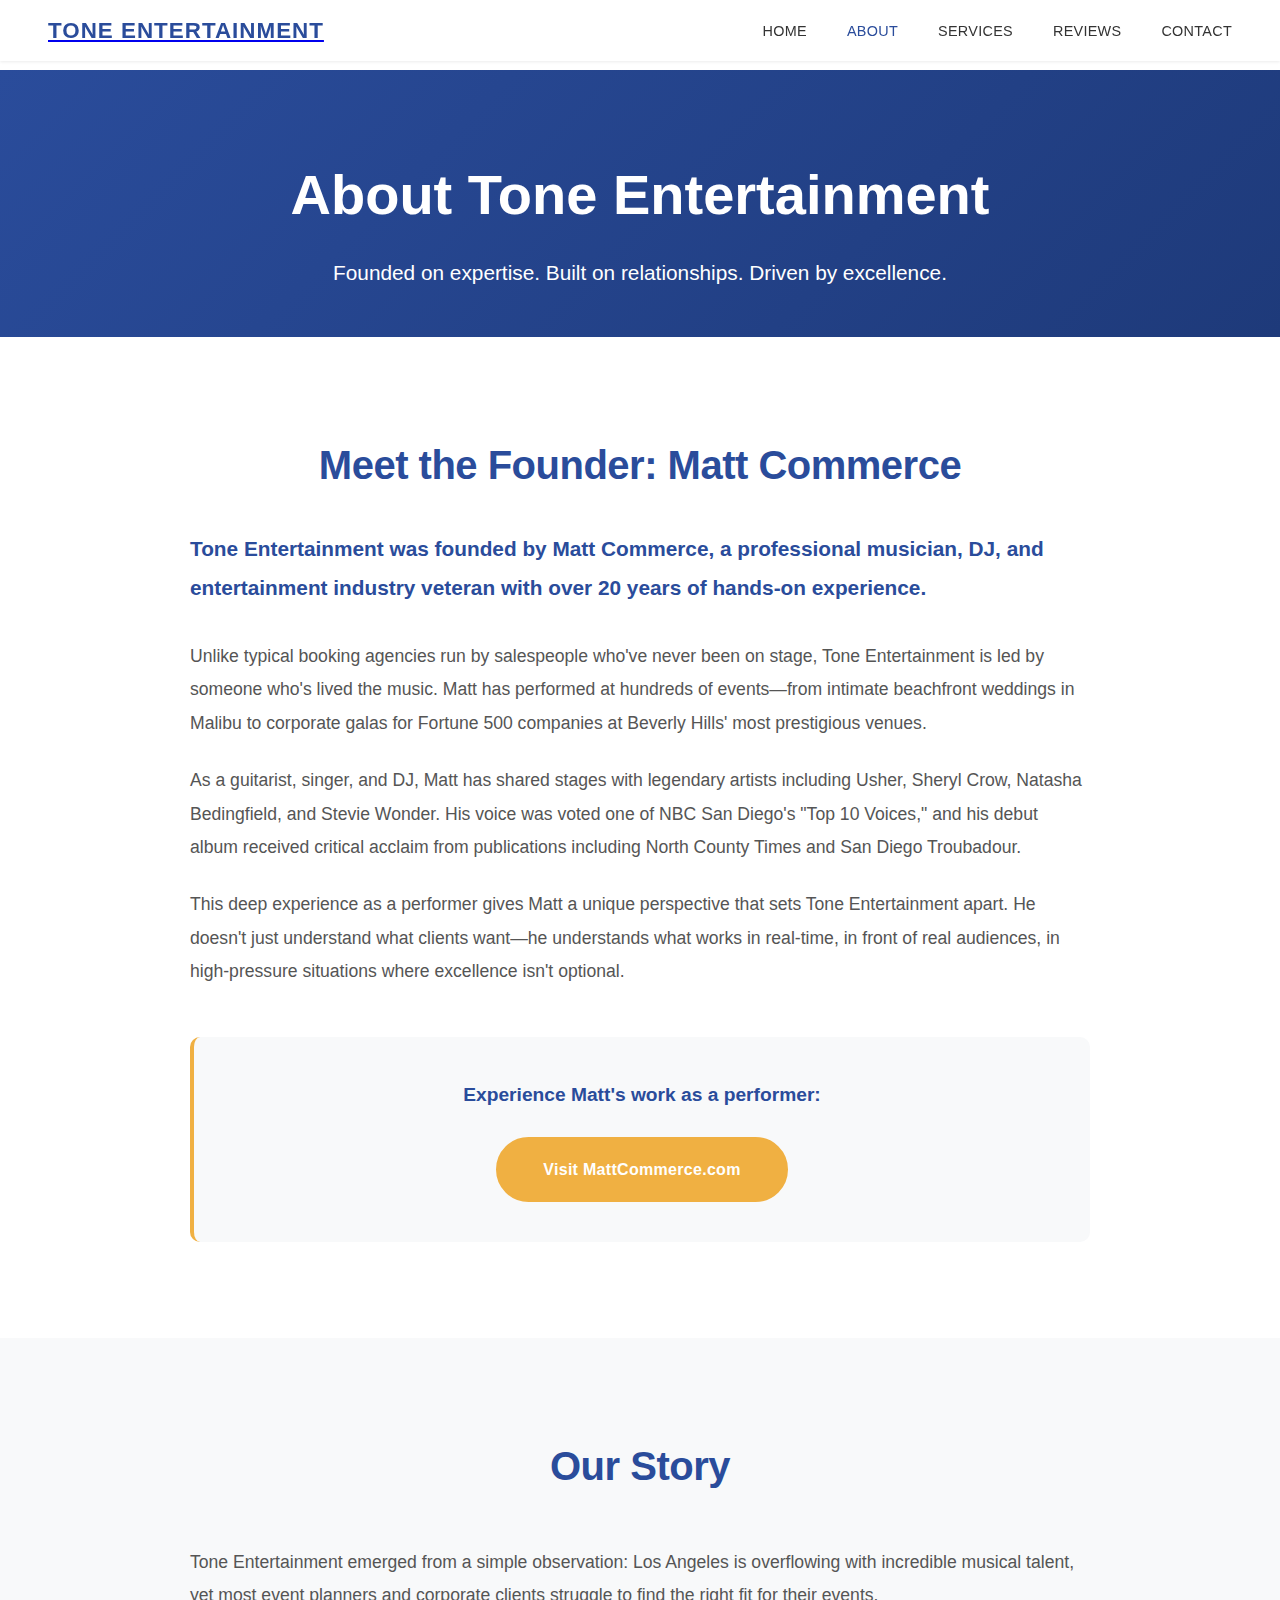
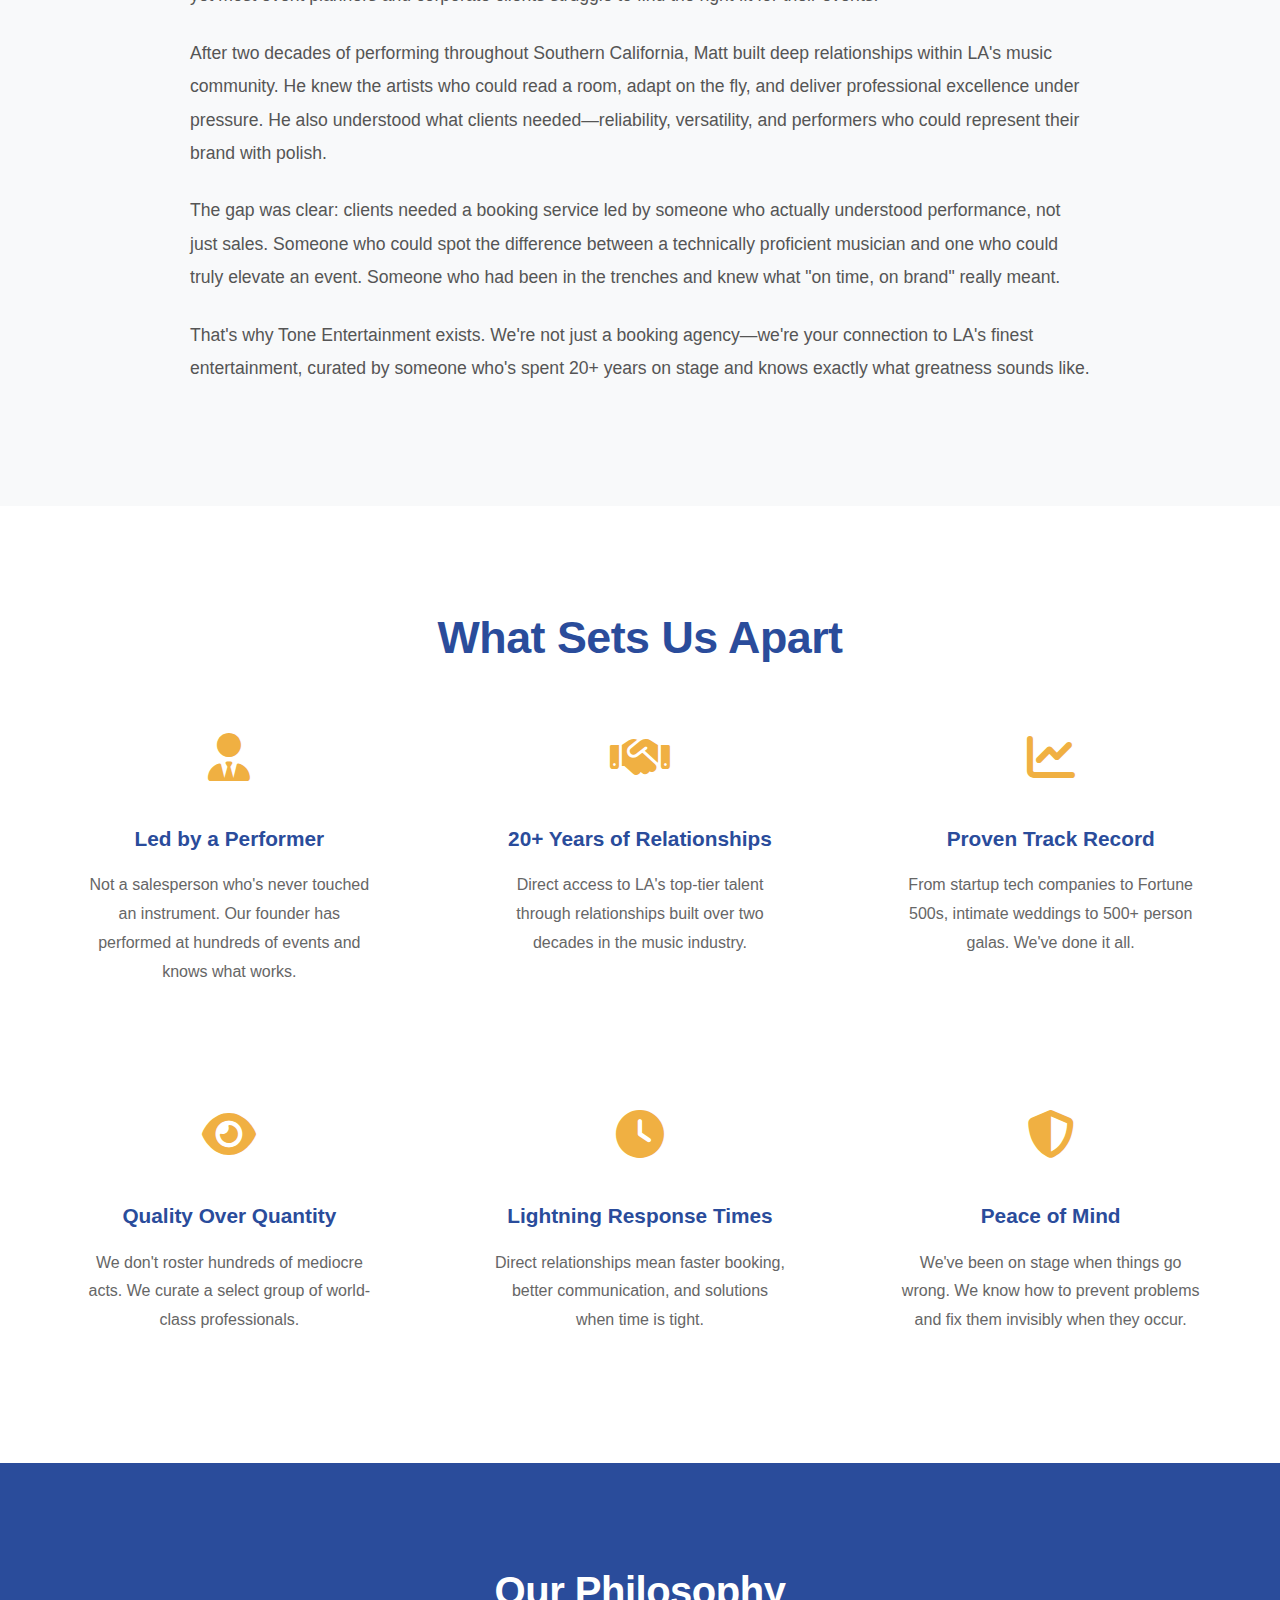
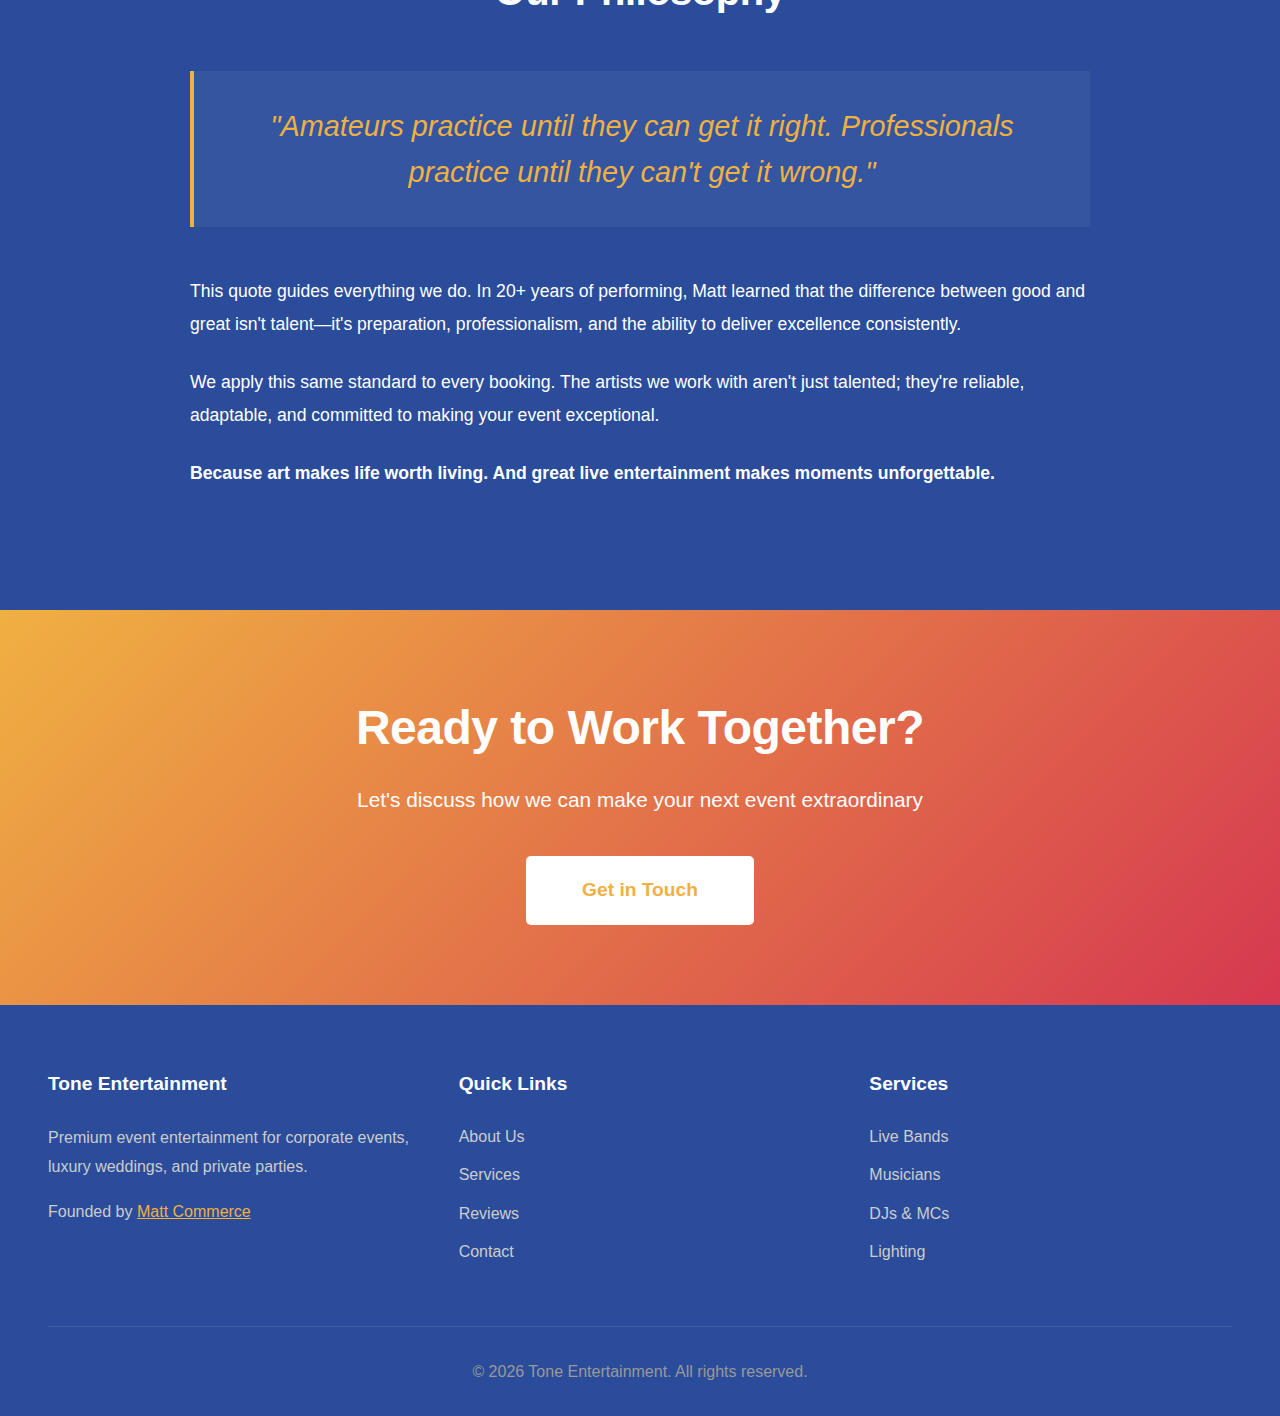
<file: about.html>
<!DOCTYPE html>
<html lang="en">
<head>
    <meta charset="UTF-8">
    <meta name="viewport" content="width=device-width, initial-scale=1.0">
    <title>About Tone Entertainment - Founded by Matt Commerce</title>
    <meta name="description" content="Learn about Tone Entertainment, founded by professional musician Matt Commerce. 20+ years of experience booking premium entertainment for corporate events and luxury weddings in Los Angeles.">
    <link rel="stylesheet" href="styles.css">
    <link rel="stylesheet" href="https://cdnjs.cloudflare.com/ajax/libs/font-awesome/6.4.0/css/all.min.css">
</head>
<body>
    <header>
        <nav>
            <a href="index.html" class="logo">
                <span class="logo-text">TONE ENTERTAINMENT</span>
            </a>
            <ul class="nav-links">
                <li><a href="index.html">HOME</a></li>
                <li><a href="about.html" class="active">ABOUT</a></li>
                <li><a href="services.html">SERVICES</a></li>
                <li><a href="reviews.html">REVIEWS</a></li>
                <li><a href="contact.html">CONTACT</a></li>
            </ul>
            <button class="mobile-menu-btn">☰</button>
        </nav>
    </header>

    <section class="page-header">
        <h1>About Tone Entertainment</h1>
        <p class="page-subtitle">Founded on expertise. Built on relationships. Driven by excellence.</p>
    </section>

    <!-- Founder Story -->
    <section class="about-founder">
        <div class="about-content">
            <div class="about-text">
                <h2>Meet the Founder: Matt Commerce</h2>
                <p class="lead">Tone Entertainment was founded by Matt Commerce, a professional musician, DJ, and entertainment industry veteran with over 20 years of hands-on experience.</p>
                
                <p>Unlike typical booking agencies run by salespeople who've never been on stage, Tone Entertainment is led by someone who's lived the music. Matt has performed at hundreds of events—from intimate beachfront weddings in Malibu to corporate galas for Fortune 500 companies at Beverly Hills' most prestigious venues.</p>
                
                <p>As a guitarist, singer, and DJ, Matt has shared stages with legendary artists including Usher, Sheryl Crow, Natasha Bedingfield, and Stevie Wonder. His voice was voted one of NBC San Diego's "Top 10 Voices," and his debut album received critical acclaim from publications including North County Times and San Diego Troubadour.</p>
                
                <p>This deep experience as a performer gives Matt a unique perspective that sets Tone Entertainment apart. He doesn't just understand what clients want—he understands what works in real-time, in front of real audiences, in high-pressure situations where excellence isn't optional.</p>
                
                <div class="founder-cta-box">
                    <p><strong>Experience Matt's work as a performer:</strong></p>
                    <a href="https://mattcommerce.com" target="_blank" class="btn-primary">Visit MattCommerce.com</a>
                </div>
            </div>
        </div>
    </section>

    <!-- Our Story -->
    <section class="our-story">
        <div class="story-content">
            <h2>Our Story</h2>
            <div class="story-text">
                <p>Tone Entertainment emerged from a simple observation: Los Angeles is overflowing with incredible musical talent, yet most event planners and corporate clients struggle to find the right fit for their events.</p>
                
                <p>After two decades of performing throughout Southern California, Matt built deep relationships within LA's music community. He knew the artists who could read a room, adapt on the fly, and deliver professional excellence under pressure. He also understood what clients needed—reliability, versatility, and performers who could represent their brand with polish.</p>
                
                <p>The gap was clear: clients needed a booking service led by someone who actually understood performance, not just sales. Someone who could spot the difference between a technically proficient musician and one who could truly elevate an event. Someone who had been in the trenches and knew what "on time, on brand" really meant.</p>
                
                <p>That's why Tone Entertainment exists. We're not just a booking agency—we're your connection to LA's finest entertainment, curated by someone who's spent 20+ years on stage and knows exactly what greatness sounds like.</p>
            </div>
        </div>
    </section>

    <!-- What Sets Us Apart -->
    <section class="differentiators">
        <h2>What Sets Us Apart</h2>
        <div class="diff-grid">
            <div class="diff-card">
                <div class="diff-icon"><i class="fas fa-user-tie"></i></div>
                <h3>Led by a Performer</h3>
                <p>Not a salesperson who's never touched an instrument. Our founder has performed at hundreds of events and knows what works.</p>
            </div>
            <div class="diff-card">
                <div class="diff-icon"><i class="fas fa-handshake"></i></div>
                <h3>20+ Years of Relationships</h3>
                <p>Direct access to LA's top-tier talent through relationships built over two decades in the music industry.</p>
            </div>
            <div class="diff-card">
                <div class="diff-icon"><i class="fas fa-chart-line"></i></div>
                <h3>Proven Track Record</h3>
                <p>From startup tech companies to Fortune 500s, intimate weddings to 500+ person galas. We've done it all.</p>
            </div>
            <div class="diff-card">
                <div class="diff-icon"><i class="fas fa-eye"></i></div>
                <h3>Quality Over Quantity</h3>
                <p>We don't roster hundreds of mediocre acts. We curate a select group of world-class professionals.</p>
            </div>
            <div class="diff-card">
                <div class="diff-icon"><i class="fas fa-clock"></i></div>
                <h3>Lightning Response Times</h3>
                <p>Direct relationships mean faster booking, better communication, and solutions when time is tight.</p>
            </div>
            <div class="diff-card">
                <div class="diff-icon"><i class="fas fa-shield-alt"></i></div>
                <h3>Peace of Mind</h3>
                <p>We've been on stage when things go wrong. We know how to prevent problems and fix them invisibly when they occur.</p>
            </div>
        </div>
    </section>

    <!-- Philosophy -->
    <section class="philosophy-about">
        <div class="philosophy-content">
            <h2>Our Philosophy</h2>
            <blockquote>
                "Amateurs practice until they can get it right. Professionals practice until they can't get it wrong."
            </blockquote>
            <p>This quote guides everything we do. In 20+ years of performing, Matt learned that the difference between good and great isn't talent—it's preparation, professionalism, and the ability to deliver excellence consistently.</p>
            <p>We apply this same standard to every booking. The artists we work with aren't just talented; they're reliable, adaptable, and committed to making your event exceptional.</p>
            <p><strong>Because art makes life worth living. And great live entertainment makes moments unforgettable.</strong></p>
        </div>
    </section>

    <!-- CTA -->
    <section class="cta-section">
        <div class="cta-content">
            <h2>Ready to Work Together?</h2>
            <p>Let's discuss how we can make your next event extraordinary</p>
            <a href="contact.html" class="btn-primary-large">Get in Touch</a>
        </div>
    </section>

    <footer>
        <div class="footer-content">
            <div class="footer-col">
                <h4>Tone Entertainment</h4>
                <p>Premium event entertainment for corporate events, luxury weddings, and private parties.</p>
                <p style="margin-top: 1rem;">Founded by <a href="https://mattcommerce.com" target="_blank" style="color: var(--accent-color);">Matt Commerce</a></p>
            </div>
            <div class="footer-col">
                <h4>Quick Links</h4>
                <ul>
                    <li><a href="about.html">About Us</a></li>
                    <li><a href="services.html">Services</a></li>
                    <li><a href="reviews.html">Reviews</a></li>
                    <li><a href="contact.html">Contact</a></li>
                </ul>
            </div>
            <div class="footer-col">
                <h4>Services</h4>
                <ul>
                    <li><a href="services.html#bands">Live Bands</a></li>
                    <li><a href="services.html#musicians">Musicians</a></li>
                    <li><a href="services.html#djs">DJs & MCs</a></li>
                    <li><a href="services.html#lighting">Lighting</a></li>
                </ul>
            </div>
        </div>
        <div class="footer-bottom">
            <p>&copy; 2026 Tone Entertainment. All rights reserved.</p>
        </div>
    </footer>

    <script src="script.js"></script>
</body>
</html>
</file>
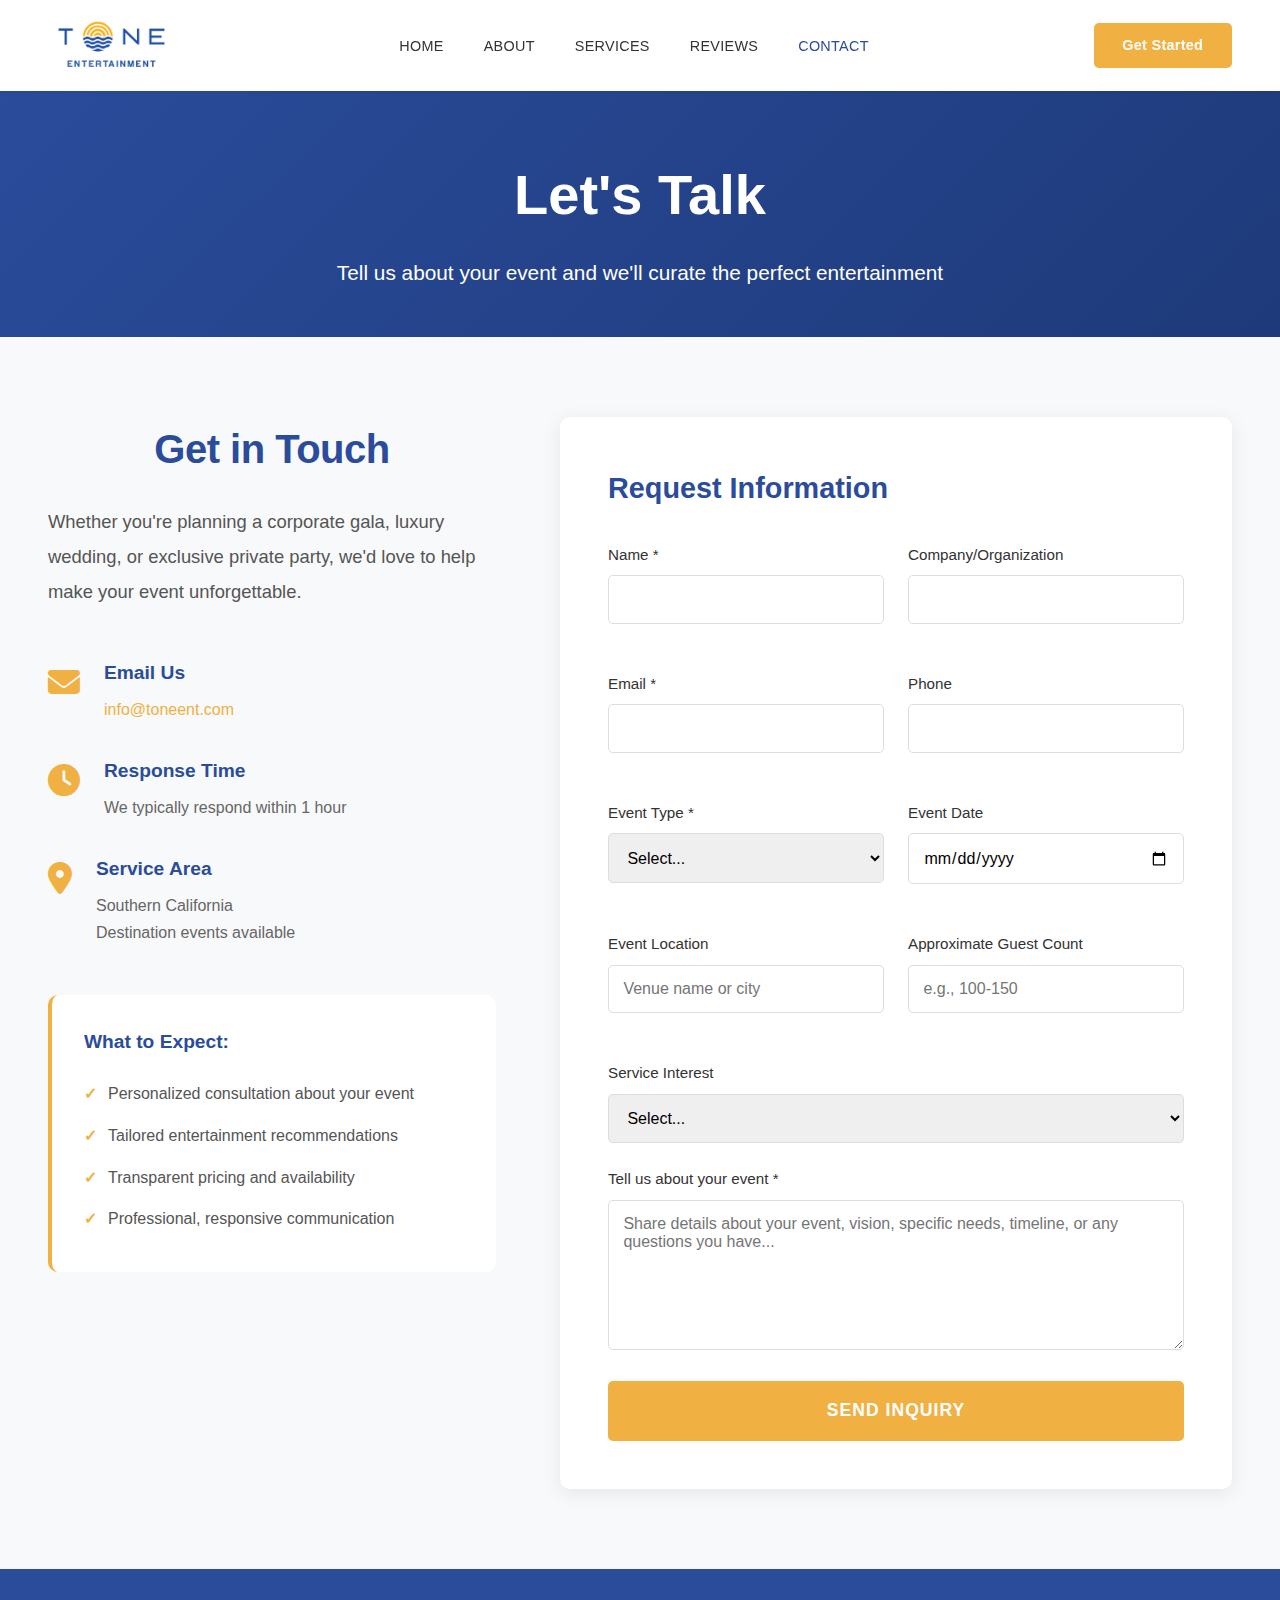
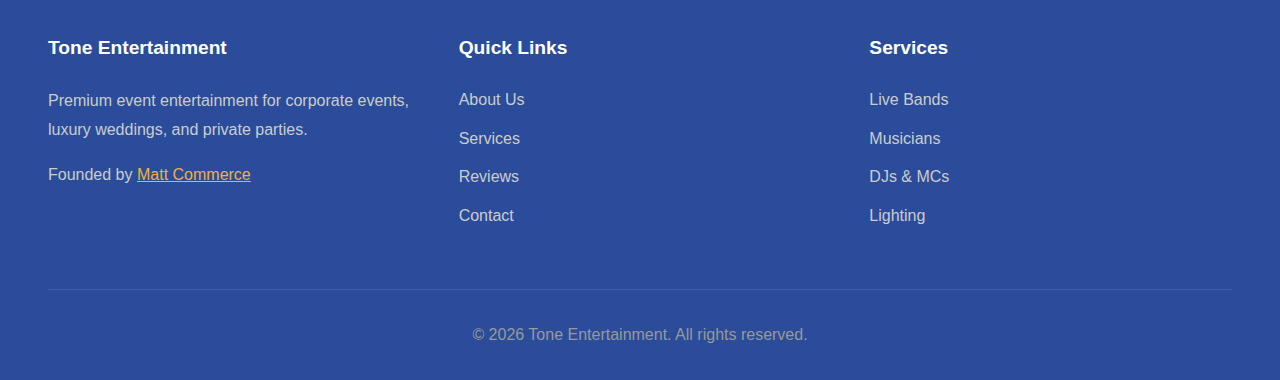
<file: contact.html>
<!DOCTYPE html>
<html lang="en">
<head>
    <meta charset="UTF-8">
    <meta name="viewport" content="width=device-width, initial-scale=1.0">
    <title>Contact Us - Book Premium Event Entertainment | Tone Entertainment</title>
    <meta name="description" content="Contact Tone Entertainment to book world-class musicians, bands, DJs, and lighting for your corporate event, luxury wedding, or private party in Los Angeles.">
    <link rel="stylesheet" href="styles.css">
    <link rel="stylesheet" href="https://cdnjs.cloudflare.com/ajax/libs/font-awesome/6.4.0/css/all.min.css">
</head>
<body>
    <header>
        <nav>
            <a href="index.html" class="logo">
                <img src="logo.png" alt="Tone Entertainment" class="logo-img">
            </a>
            <ul class="nav-links">
                <li><a href="index.html">HOME</a></li>
                <li><a href="about.html">ABOUT</a></li>
                <li><a href="services.html">SERVICES</a></li>
                <li><a href="reviews.html">REVIEWS</a></li>
                <li><a href="contact.html" class="active">CONTACT</a></li>
            </ul>
            <a href="contact.html" class="nav-cta-btn">Get Started</a>
            <button class="mobile-menu-btn">☰</button>
        </nav>
    </header>

    <section class="page-header">
        <h1>Let's Talk</h1>
        <p class="page-subtitle">Tell us about your event and we'll curate the perfect entertainment</p>
    </section>

    <section class="contact-section">
        <div class="contact-container">
            <div class="contact-info">
                <h2>Get in Touch</h2>
                <p class="lead">Whether you're planning a corporate gala, luxury wedding, or exclusive private party, we'd love to help make your event unforgettable.</p>
                
                <div class="contact-details">
                    <div class="contact-item">
                        <div class="contact-icon"><i class="fas fa-envelope"></i></div>
                        <div class="contact-text">
                            <h4>Email Us</h4>
                            <p><a href="mailto:info@toneent.com">info@toneent.com</a></p>
                        </div>
                    </div>
                    
                    <div class="contact-item">
                        <div class="contact-icon"><i class="fas fa-clock"></i></div>
                        <div class="contact-text">
                            <h4>Response Time</h4>
                            <p>We typically respond within 1 hour <p>
                        </div>
                    </div>
                    
                    <div class="contact-item">
                        <div class="contact-icon"><i class="fas fa-map-marker-alt"></i></div>
                        <div class="contact-text">
                            <h4>Service Area</h4>
                            <p> Southern California<br>Destination events available</p>
                        </div>
                    </div>
                </div>

                <div class="why-contact-box">
                    <h4>What to Expect:</h4>
                    <ul>
                        <li>Personalized consultation about your event</li>
                        <li>Tailored entertainment recommendations</li>
                        <li>Transparent pricing and availability</li>
                        <li>Professional, responsive communication</li>
                    </ul>
                </div>
            </div>

            <div class="contact-form-wrapper">
                <form class="contact-form" id="contact-form" action="https://formspree.io/f/mgolvqwn" method="POST">
                    <h3>Request Information</h3>
                    
                    <div class="form-row">
                        <div class="form-group">
                            <label for="name">Name *</label>
                            <input type="text" id="name" name="name" required>
                        </div>
                        <div class="form-group">
                            <label for="company">Company/Organization</label>
                            <input type="text" id="company" name="company">
                        </div>
                    </div>

                    <div class="form-row">
                        <div class="form-group">
                            <label for="email">Email *</label>
                            <input type="email" id="email" name="email" required>
                        </div>
                        <div class="form-group">
                            <label for="phone">Phone</label>
                            <input type="tel" id="phone" name="phone">
                        </div>
                    </div>

                    <div class="form-row">
                        <div class="form-group">
                            <label for="event-type">Event Type *</label>
                            <select id="event-type" name="event-type" required>
                                <option value="">Select...</option>
                                <option value="corporate">Corporate Event</option>
                                <option value="wedding">Wedding</option>
                                <option value="private-party">Private Party</option>
                                <option value="fundraiser">Fundraiser/Gala</option>
                                <option value="other">Other</option>
                            </select>
                        </div>
                        <div class="form-group">
                            <label for="event-date">Event Date</label>
                            <input type="date" id="event-date" name="event-date">
                        </div>
                    </div>

                    <div class="form-row">
                        <div class="form-group">
                            <label for="location">Event Location</label>
                            <input type="text" id="location" name="location" placeholder="Venue name or city">
                        </div>
                        <div class="form-group">
                            <label for="guest-count">Approximate Guest Count</label>
                            <input type="text" id="guest-count" name="guest-count" placeholder="e.g., 100-150">
                        </div>
                    </div>

                    <div class="form-group">
                        <label for="service">Service Interest</label>
                        <select id="service" name="service">
                            <option value="">Select...</option>
                            <option value="band">Live Band</option>
                            <option value="musician">Solo Musician/Duo</option>
                            <option value="dj">DJ/MC</option>
                            <option value="lighting">Lighting Package</option>
                            <option value="multiple">Multiple Services</option>
                            <option value="not-sure">Not Sure Yet</option>
                        </select>
                    </div>

                    <div class="form-group">
                        <label for="message">Tell us about your event *</label>
                        <textarea id="message" name="message" required placeholder="Share details about your event, vision, specific needs, timeline, or any questions you have..."></textarea>
                    </div>

                    <button type="submit" class="submit-btn">SEND INQUIRY</button>
                </form>
            </div>
        </div>
    </section>

    <footer>
        <div class="footer-content">
            <div class="footer-col">
                <h4>Tone Entertainment</h4>
                <p>Premium event entertainment for corporate events, luxury weddings, and private parties.</p>
                <p style="margin-top: 1rem;">Founded by <a href="https://mattcommerce.com" target="_blank" style="color: var(--accent-color);">Matt Commerce</a></p>
            </div>
            <div class="footer-col">
                <h4>Quick Links</h4>
                <ul>
                    <li><a href="about.html">About Us</a></li>
                    <li><a href="services.html">Services</a></li>
                    <li><a href="reviews.html">Reviews</a></li>
                    <li><a href="contact.html">Contact</a></li>
                </ul>
            </div>
            <div class="footer-col">
                <h4>Services</h4>
                <ul>
                    <li><a href="services.html#bands">Live Bands</a></li>
                    <li><a href="services.html#musicians">Musicians</a></li>
                    <li><a href="services.html#djs">DJs & MCs</a></li>
                    <li><a href="services.html#lighting">Lighting</a></li>
                </ul>
            </div>
        </div>
        <div class="footer-bottom">
            <p>&copy; 2026 Tone Entertainment. All rights reserved.</p>
        </div>
    </footer>

    <script src="script.js"></script>
</body>
</html>
</file>
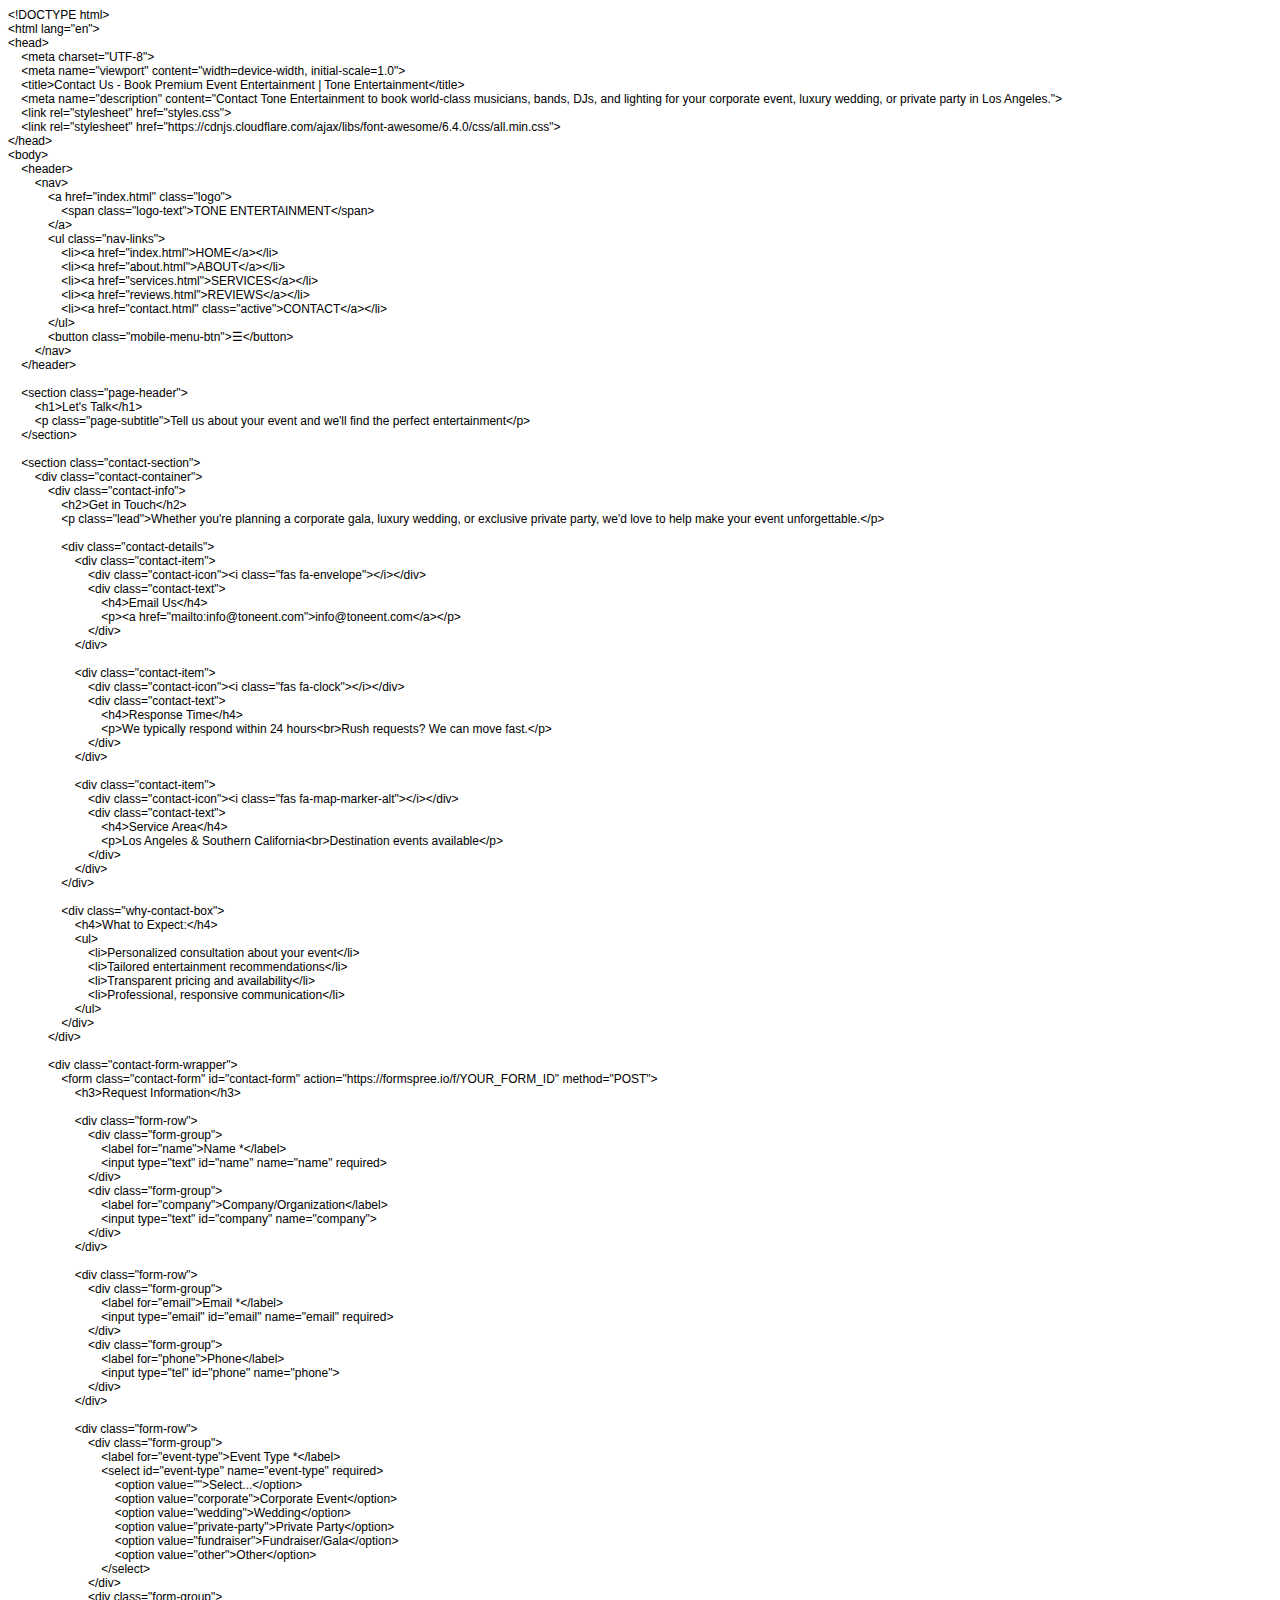
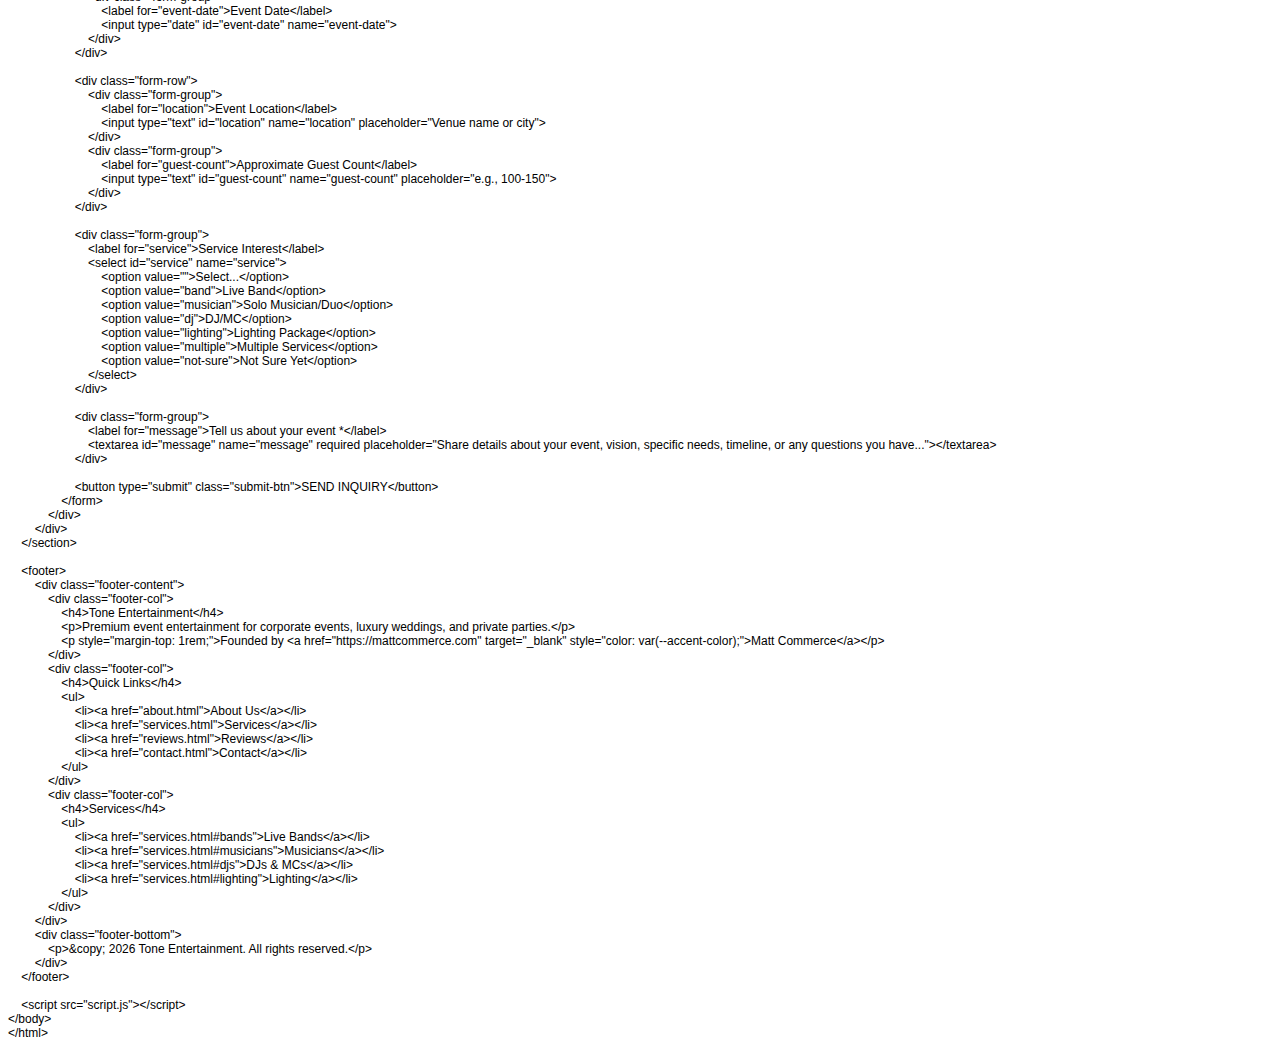
<file: Contact.html>
<!DOCTYPE html PUBLIC "-//W3C//DTD HTML 4.01//EN" "http://www.w3.org/TR/html4/strict.dtd">
<html>
<head>
  <meta http-equiv="Content-Type" content="text/html; charset=utf-8">
  <meta http-equiv="Content-Style-Type" content="text/css">
  <title></title>
  <meta name="Generator" content="Cocoa HTML Writer">
  <meta name="CocoaVersion" content="2575.7">
  <style type="text/css">
    p.p1 {margin: 0.0px 0.0px 0.0px 0.0px; font: 12.0px Helvetica}
    p.p2 {margin: 0.0px 0.0px 0.0px 0.0px; font: 12.0px Helvetica; min-height: 14.0px}
  </style>
</head>
<body>
<p class="p1">&lt;!DOCTYPE html&gt;</p>
<p class="p1">&lt;html lang="en"&gt;</p>
<p class="p1">&lt;head&gt;</p>
<p class="p1"><span class="Apple-converted-space">    </span>&lt;meta charset="UTF-8"&gt;</p>
<p class="p1"><span class="Apple-converted-space">    </span>&lt;meta name="viewport" content="width=device-width, initial-scale=1.0"&gt;</p>
<p class="p1"><span class="Apple-converted-space">    </span>&lt;title&gt;Contact Us - Book Premium Event Entertainment | Tone Entertainment&lt;/title&gt;</p>
<p class="p1"><span class="Apple-converted-space">    </span>&lt;meta name="description" content="Contact Tone Entertainment to book world-class musicians, bands, DJs, and lighting for your corporate event, luxury wedding, or private party in Los Angeles."&gt;</p>
<p class="p1"><span class="Apple-converted-space">    </span>&lt;link rel="stylesheet" href="styles.css"&gt;</p>
<p class="p1"><span class="Apple-converted-space">    </span>&lt;link rel="stylesheet" href="https://cdnjs.cloudflare.com/ajax/libs/font-awesome/6.4.0/css/all.min.css"&gt;</p>
<p class="p1">&lt;/head&gt;</p>
<p class="p1">&lt;body&gt;</p>
<p class="p1"><span class="Apple-converted-space">    </span>&lt;header&gt;</p>
<p class="p1"><span class="Apple-converted-space">        </span>&lt;nav&gt;</p>
<p class="p1"><span class="Apple-converted-space">            </span>&lt;a href="index.html" class="logo"&gt;</p>
<p class="p1"><span class="Apple-converted-space">                </span>&lt;span class="logo-text"&gt;TONE ENTERTAINMENT&lt;/span&gt;</p>
<p class="p1"><span class="Apple-converted-space">            </span>&lt;/a&gt;</p>
<p class="p1"><span class="Apple-converted-space">            </span>&lt;ul class="nav-links"&gt;</p>
<p class="p1"><span class="Apple-converted-space">                </span>&lt;li&gt;&lt;a href="index.html"&gt;HOME&lt;/a&gt;&lt;/li&gt;</p>
<p class="p1"><span class="Apple-converted-space">                </span>&lt;li&gt;&lt;a href="about.html"&gt;ABOUT&lt;/a&gt;&lt;/li&gt;</p>
<p class="p1"><span class="Apple-converted-space">                </span>&lt;li&gt;&lt;a href="services.html"&gt;SERVICES&lt;/a&gt;&lt;/li&gt;</p>
<p class="p1"><span class="Apple-converted-space">                </span>&lt;li&gt;&lt;a href="reviews.html"&gt;REVIEWS&lt;/a&gt;&lt;/li&gt;</p>
<p class="p1"><span class="Apple-converted-space">                </span>&lt;li&gt;&lt;a href="contact.html" class="active"&gt;CONTACT&lt;/a&gt;&lt;/li&gt;</p>
<p class="p1"><span class="Apple-converted-space">            </span>&lt;/ul&gt;</p>
<p class="p1"><span class="Apple-converted-space">            </span>&lt;button class="mobile-menu-btn"&gt;☰&lt;/button&gt;</p>
<p class="p1"><span class="Apple-converted-space">        </span>&lt;/nav&gt;</p>
<p class="p1"><span class="Apple-converted-space">    </span>&lt;/header&gt;</p>
<p class="p2"><br></p>
<p class="p1"><span class="Apple-converted-space">    </span>&lt;section class="page-header"&gt;</p>
<p class="p1"><span class="Apple-converted-space">        </span>&lt;h1&gt;Let's Talk&lt;/h1&gt;</p>
<p class="p1"><span class="Apple-converted-space">        </span>&lt;p class="page-subtitle"&gt;Tell us about your event and we'll find the perfect entertainment&lt;/p&gt;</p>
<p class="p1"><span class="Apple-converted-space">    </span>&lt;/section&gt;</p>
<p class="p2"><br></p>
<p class="p1"><span class="Apple-converted-space">    </span>&lt;section class="contact-section"&gt;</p>
<p class="p1"><span class="Apple-converted-space">        </span>&lt;div class="contact-container"&gt;</p>
<p class="p1"><span class="Apple-converted-space">            </span>&lt;div class="contact-info"&gt;</p>
<p class="p1"><span class="Apple-converted-space">                </span>&lt;h2&gt;Get in Touch&lt;/h2&gt;</p>
<p class="p1"><span class="Apple-converted-space">                </span>&lt;p class="lead"&gt;Whether you're planning a corporate gala, luxury wedding, or exclusive private party, we'd love to help make your event unforgettable.&lt;/p&gt;</p>
<p class="p2"><span class="Apple-converted-space">                </span></p>
<p class="p1"><span class="Apple-converted-space">                </span>&lt;div class="contact-details"&gt;</p>
<p class="p1"><span class="Apple-converted-space">                    </span>&lt;div class="contact-item"&gt;</p>
<p class="p1"><span class="Apple-converted-space">                        </span>&lt;div class="contact-icon"&gt;&lt;i class="fas fa-envelope"&gt;&lt;/i&gt;&lt;/div&gt;</p>
<p class="p1"><span class="Apple-converted-space">                        </span>&lt;div class="contact-text"&gt;</p>
<p class="p1"><span class="Apple-converted-space">                            </span>&lt;h4&gt;Email Us&lt;/h4&gt;</p>
<p class="p1"><span class="Apple-converted-space">                            </span>&lt;p&gt;&lt;a href="mailto:info@toneent.com"&gt;info@toneent.com&lt;/a&gt;&lt;/p&gt;</p>
<p class="p1"><span class="Apple-converted-space">                        </span>&lt;/div&gt;</p>
<p class="p1"><span class="Apple-converted-space">                    </span>&lt;/div&gt;</p>
<p class="p2"><span class="Apple-converted-space">                    </span></p>
<p class="p1"><span class="Apple-converted-space">                    </span>&lt;div class="contact-item"&gt;</p>
<p class="p1"><span class="Apple-converted-space">                        </span>&lt;div class="contact-icon"&gt;&lt;i class="fas fa-clock"&gt;&lt;/i&gt;&lt;/div&gt;</p>
<p class="p1"><span class="Apple-converted-space">                        </span>&lt;div class="contact-text"&gt;</p>
<p class="p1"><span class="Apple-converted-space">                            </span>&lt;h4&gt;Response Time&lt;/h4&gt;</p>
<p class="p1"><span class="Apple-converted-space">                            </span>&lt;p&gt;We typically respond within 24 hours&lt;br&gt;Rush requests? We can move fast.&lt;/p&gt;</p>
<p class="p1"><span class="Apple-converted-space">                        </span>&lt;/div&gt;</p>
<p class="p1"><span class="Apple-converted-space">                    </span>&lt;/div&gt;</p>
<p class="p2"><span class="Apple-converted-space">                    </span></p>
<p class="p1"><span class="Apple-converted-space">                    </span>&lt;div class="contact-item"&gt;</p>
<p class="p1"><span class="Apple-converted-space">                        </span>&lt;div class="contact-icon"&gt;&lt;i class="fas fa-map-marker-alt"&gt;&lt;/i&gt;&lt;/div&gt;</p>
<p class="p1"><span class="Apple-converted-space">                        </span>&lt;div class="contact-text"&gt;</p>
<p class="p1"><span class="Apple-converted-space">                            </span>&lt;h4&gt;Service Area&lt;/h4&gt;</p>
<p class="p1"><span class="Apple-converted-space">                            </span>&lt;p&gt;Los Angeles &amp; Southern California&lt;br&gt;Destination events available&lt;/p&gt;</p>
<p class="p1"><span class="Apple-converted-space">                        </span>&lt;/div&gt;</p>
<p class="p1"><span class="Apple-converted-space">                    </span>&lt;/div&gt;</p>
<p class="p1"><span class="Apple-converted-space">                </span>&lt;/div&gt;</p>
<p class="p2"><br></p>
<p class="p1"><span class="Apple-converted-space">                </span>&lt;div class="why-contact-box"&gt;</p>
<p class="p1"><span class="Apple-converted-space">                    </span>&lt;h4&gt;What to Expect:&lt;/h4&gt;</p>
<p class="p1"><span class="Apple-converted-space">                    </span>&lt;ul&gt;</p>
<p class="p1"><span class="Apple-converted-space">                        </span>&lt;li&gt;Personalized consultation about your event&lt;/li&gt;</p>
<p class="p1"><span class="Apple-converted-space">                        </span>&lt;li&gt;Tailored entertainment recommendations&lt;/li&gt;</p>
<p class="p1"><span class="Apple-converted-space">                        </span>&lt;li&gt;Transparent pricing and availability&lt;/li&gt;</p>
<p class="p1"><span class="Apple-converted-space">                        </span>&lt;li&gt;Professional, responsive communication&lt;/li&gt;</p>
<p class="p1"><span class="Apple-converted-space">                    </span>&lt;/ul&gt;</p>
<p class="p1"><span class="Apple-converted-space">                </span>&lt;/div&gt;</p>
<p class="p1"><span class="Apple-converted-space">            </span>&lt;/div&gt;</p>
<p class="p2"><br></p>
<p class="p1"><span class="Apple-converted-space">            </span>&lt;div class="contact-form-wrapper"&gt;</p>
<p class="p1"><span class="Apple-converted-space">                </span>&lt;form class="contact-form" id="contact-form" action="https://formspree.io/f/YOUR_FORM_ID" method="POST"&gt;</p>
<p class="p1"><span class="Apple-converted-space">                    </span>&lt;h3&gt;Request Information&lt;/h3&gt;</p>
<p class="p2"><span class="Apple-converted-space">                    </span></p>
<p class="p1"><span class="Apple-converted-space">                    </span>&lt;div class="form-row"&gt;</p>
<p class="p1"><span class="Apple-converted-space">                        </span>&lt;div class="form-group"&gt;</p>
<p class="p1"><span class="Apple-converted-space">                            </span>&lt;label for="name"&gt;Name *&lt;/label&gt;</p>
<p class="p1"><span class="Apple-converted-space">                            </span>&lt;input type="text" id="name" name="name" required&gt;</p>
<p class="p1"><span class="Apple-converted-space">                        </span>&lt;/div&gt;</p>
<p class="p1"><span class="Apple-converted-space">                        </span>&lt;div class="form-group"&gt;</p>
<p class="p1"><span class="Apple-converted-space">                            </span>&lt;label for="company"&gt;Company/Organization&lt;/label&gt;</p>
<p class="p1"><span class="Apple-converted-space">                            </span>&lt;input type="text" id="company" name="company"&gt;</p>
<p class="p1"><span class="Apple-converted-space">                        </span>&lt;/div&gt;</p>
<p class="p1"><span class="Apple-converted-space">                    </span>&lt;/div&gt;</p>
<p class="p2"><br></p>
<p class="p1"><span class="Apple-converted-space">                    </span>&lt;div class="form-row"&gt;</p>
<p class="p1"><span class="Apple-converted-space">                        </span>&lt;div class="form-group"&gt;</p>
<p class="p1"><span class="Apple-converted-space">                            </span>&lt;label for="email"&gt;Email *&lt;/label&gt;</p>
<p class="p1"><span class="Apple-converted-space">                            </span>&lt;input type="email" id="email" name="email" required&gt;</p>
<p class="p1"><span class="Apple-converted-space">                        </span>&lt;/div&gt;</p>
<p class="p1"><span class="Apple-converted-space">                        </span>&lt;div class="form-group"&gt;</p>
<p class="p1"><span class="Apple-converted-space">                            </span>&lt;label for="phone"&gt;Phone&lt;/label&gt;</p>
<p class="p1"><span class="Apple-converted-space">                            </span>&lt;input type="tel" id="phone" name="phone"&gt;</p>
<p class="p1"><span class="Apple-converted-space">                        </span>&lt;/div&gt;</p>
<p class="p1"><span class="Apple-converted-space">                    </span>&lt;/div&gt;</p>
<p class="p2"><br></p>
<p class="p1"><span class="Apple-converted-space">                    </span>&lt;div class="form-row"&gt;</p>
<p class="p1"><span class="Apple-converted-space">                        </span>&lt;div class="form-group"&gt;</p>
<p class="p1"><span class="Apple-converted-space">                            </span>&lt;label for="event-type"&gt;Event Type *&lt;/label&gt;</p>
<p class="p1"><span class="Apple-converted-space">                            </span>&lt;select id="event-type" name="event-type" required&gt;</p>
<p class="p1"><span class="Apple-converted-space">                                </span>&lt;option value=""&gt;Select...&lt;/option&gt;</p>
<p class="p1"><span class="Apple-converted-space">                                </span>&lt;option value="corporate"&gt;Corporate Event&lt;/option&gt;</p>
<p class="p1"><span class="Apple-converted-space">                                </span>&lt;option value="wedding"&gt;Wedding&lt;/option&gt;</p>
<p class="p1"><span class="Apple-converted-space">                                </span>&lt;option value="private-party"&gt;Private Party&lt;/option&gt;</p>
<p class="p1"><span class="Apple-converted-space">                                </span>&lt;option value="fundraiser"&gt;Fundraiser/Gala&lt;/option&gt;</p>
<p class="p1"><span class="Apple-converted-space">                                </span>&lt;option value="other"&gt;Other&lt;/option&gt;</p>
<p class="p1"><span class="Apple-converted-space">                            </span>&lt;/select&gt;</p>
<p class="p1"><span class="Apple-converted-space">                        </span>&lt;/div&gt;</p>
<p class="p1"><span class="Apple-converted-space">                        </span>&lt;div class="form-group"&gt;</p>
<p class="p1"><span class="Apple-converted-space">                            </span>&lt;label for="event-date"&gt;Event Date&lt;/label&gt;</p>
<p class="p1"><span class="Apple-converted-space">                            </span>&lt;input type="date" id="event-date" name="event-date"&gt;</p>
<p class="p1"><span class="Apple-converted-space">                        </span>&lt;/div&gt;</p>
<p class="p1"><span class="Apple-converted-space">                    </span>&lt;/div&gt;</p>
<p class="p2"><br></p>
<p class="p1"><span class="Apple-converted-space">                    </span>&lt;div class="form-row"&gt;</p>
<p class="p1"><span class="Apple-converted-space">                        </span>&lt;div class="form-group"&gt;</p>
<p class="p1"><span class="Apple-converted-space">                            </span>&lt;label for="location"&gt;Event Location&lt;/label&gt;</p>
<p class="p1"><span class="Apple-converted-space">                            </span>&lt;input type="text" id="location" name="location" placeholder="Venue name or city"&gt;</p>
<p class="p1"><span class="Apple-converted-space">                        </span>&lt;/div&gt;</p>
<p class="p1"><span class="Apple-converted-space">                        </span>&lt;div class="form-group"&gt;</p>
<p class="p1"><span class="Apple-converted-space">                            </span>&lt;label for="guest-count"&gt;Approximate Guest Count&lt;/label&gt;</p>
<p class="p1"><span class="Apple-converted-space">                            </span>&lt;input type="text" id="guest-count" name="guest-count" placeholder="e.g., 100-150"&gt;</p>
<p class="p1"><span class="Apple-converted-space">                        </span>&lt;/div&gt;</p>
<p class="p1"><span class="Apple-converted-space">                    </span>&lt;/div&gt;</p>
<p class="p2"><br></p>
<p class="p1"><span class="Apple-converted-space">                    </span>&lt;div class="form-group"&gt;</p>
<p class="p1"><span class="Apple-converted-space">                        </span>&lt;label for="service"&gt;Service Interest&lt;/label&gt;</p>
<p class="p1"><span class="Apple-converted-space">                        </span>&lt;select id="service" name="service"&gt;</p>
<p class="p1"><span class="Apple-converted-space">                            </span>&lt;option value=""&gt;Select...&lt;/option&gt;</p>
<p class="p1"><span class="Apple-converted-space">                            </span>&lt;option value="band"&gt;Live Band&lt;/option&gt;</p>
<p class="p1"><span class="Apple-converted-space">                            </span>&lt;option value="musician"&gt;Solo Musician/Duo&lt;/option&gt;</p>
<p class="p1"><span class="Apple-converted-space">                            </span>&lt;option value="dj"&gt;DJ/MC&lt;/option&gt;</p>
<p class="p1"><span class="Apple-converted-space">                            </span>&lt;option value="lighting"&gt;Lighting Package&lt;/option&gt;</p>
<p class="p1"><span class="Apple-converted-space">                            </span>&lt;option value="multiple"&gt;Multiple Services&lt;/option&gt;</p>
<p class="p1"><span class="Apple-converted-space">                            </span>&lt;option value="not-sure"&gt;Not Sure Yet&lt;/option&gt;</p>
<p class="p1"><span class="Apple-converted-space">                        </span>&lt;/select&gt;</p>
<p class="p1"><span class="Apple-converted-space">                    </span>&lt;/div&gt;</p>
<p class="p2"><br></p>
<p class="p1"><span class="Apple-converted-space">                    </span>&lt;div class="form-group"&gt;</p>
<p class="p1"><span class="Apple-converted-space">                        </span>&lt;label for="message"&gt;Tell us about your event *&lt;/label&gt;</p>
<p class="p1"><span class="Apple-converted-space">                        </span>&lt;textarea id="message" name="message" required placeholder="Share details about your event, vision, specific needs, timeline, or any questions you have..."&gt;&lt;/textarea&gt;</p>
<p class="p1"><span class="Apple-converted-space">                    </span>&lt;/div&gt;</p>
<p class="p2"><br></p>
<p class="p1"><span class="Apple-converted-space">                    </span>&lt;button type="submit" class="submit-btn"&gt;SEND INQUIRY&lt;/button&gt;</p>
<p class="p1"><span class="Apple-converted-space">                </span>&lt;/form&gt;</p>
<p class="p1"><span class="Apple-converted-space">            </span>&lt;/div&gt;</p>
<p class="p1"><span class="Apple-converted-space">        </span>&lt;/div&gt;</p>
<p class="p1"><span class="Apple-converted-space">    </span>&lt;/section&gt;</p>
<p class="p2"><br></p>
<p class="p1"><span class="Apple-converted-space">    </span>&lt;footer&gt;</p>
<p class="p1"><span class="Apple-converted-space">        </span>&lt;div class="footer-content"&gt;</p>
<p class="p1"><span class="Apple-converted-space">            </span>&lt;div class="footer-col"&gt;</p>
<p class="p1"><span class="Apple-converted-space">                </span>&lt;h4&gt;Tone Entertainment&lt;/h4&gt;</p>
<p class="p1"><span class="Apple-converted-space">                </span>&lt;p&gt;Premium event entertainment for corporate events, luxury weddings, and private parties.&lt;/p&gt;</p>
<p class="p1"><span class="Apple-converted-space">                </span>&lt;p style="margin-top: 1rem;"&gt;Founded by &lt;a href="https://mattcommerce.com" target="_blank" style="color: var(--accent-color);"&gt;Matt Commerce&lt;/a&gt;&lt;/p&gt;</p>
<p class="p1"><span class="Apple-converted-space">            </span>&lt;/div&gt;</p>
<p class="p1"><span class="Apple-converted-space">            </span>&lt;div class="footer-col"&gt;</p>
<p class="p1"><span class="Apple-converted-space">                </span>&lt;h4&gt;Quick Links&lt;/h4&gt;</p>
<p class="p1"><span class="Apple-converted-space">                </span>&lt;ul&gt;</p>
<p class="p1"><span class="Apple-converted-space">                    </span>&lt;li&gt;&lt;a href="about.html"&gt;About Us&lt;/a&gt;&lt;/li&gt;</p>
<p class="p1"><span class="Apple-converted-space">                    </span>&lt;li&gt;&lt;a href="services.html"&gt;Services&lt;/a&gt;&lt;/li&gt;</p>
<p class="p1"><span class="Apple-converted-space">                    </span>&lt;li&gt;&lt;a href="reviews.html"&gt;Reviews&lt;/a&gt;&lt;/li&gt;</p>
<p class="p1"><span class="Apple-converted-space">                    </span>&lt;li&gt;&lt;a href="contact.html"&gt;Contact&lt;/a&gt;&lt;/li&gt;</p>
<p class="p1"><span class="Apple-converted-space">                </span>&lt;/ul&gt;</p>
<p class="p1"><span class="Apple-converted-space">            </span>&lt;/div&gt;</p>
<p class="p1"><span class="Apple-converted-space">            </span>&lt;div class="footer-col"&gt;</p>
<p class="p1"><span class="Apple-converted-space">                </span>&lt;h4&gt;Services&lt;/h4&gt;</p>
<p class="p1"><span class="Apple-converted-space">                </span>&lt;ul&gt;</p>
<p class="p1"><span class="Apple-converted-space">                    </span>&lt;li&gt;&lt;a href="services.html#bands"&gt;Live Bands&lt;/a&gt;&lt;/li&gt;</p>
<p class="p1"><span class="Apple-converted-space">                    </span>&lt;li&gt;&lt;a href="services.html#musicians"&gt;Musicians&lt;/a&gt;&lt;/li&gt;</p>
<p class="p1"><span class="Apple-converted-space">                    </span>&lt;li&gt;&lt;a href="services.html#djs"&gt;DJs &amp; MCs&lt;/a&gt;&lt;/li&gt;</p>
<p class="p1"><span class="Apple-converted-space">                    </span>&lt;li&gt;&lt;a href="services.html#lighting"&gt;Lighting&lt;/a&gt;&lt;/li&gt;</p>
<p class="p1"><span class="Apple-converted-space">                </span>&lt;/ul&gt;</p>
<p class="p1"><span class="Apple-converted-space">            </span>&lt;/div&gt;</p>
<p class="p1"><span class="Apple-converted-space">        </span>&lt;/div&gt;</p>
<p class="p1"><span class="Apple-converted-space">        </span>&lt;div class="footer-bottom"&gt;</p>
<p class="p1"><span class="Apple-converted-space">            </span>&lt;p&gt;&amp;copy; 2026 Tone Entertainment. All rights reserved.&lt;/p&gt;</p>
<p class="p1"><span class="Apple-converted-space">        </span>&lt;/div&gt;</p>
<p class="p1"><span class="Apple-converted-space">    </span>&lt;/footer&gt;</p>
<p class="p2"><br></p>
<p class="p1"><span class="Apple-converted-space">    </span>&lt;script src="script.js"&gt;&lt;/script&gt;</p>
<p class="p1">&lt;/body&gt;</p>
<p class="p1">&lt;/html&gt;</p>
</body>
</html>
</file>
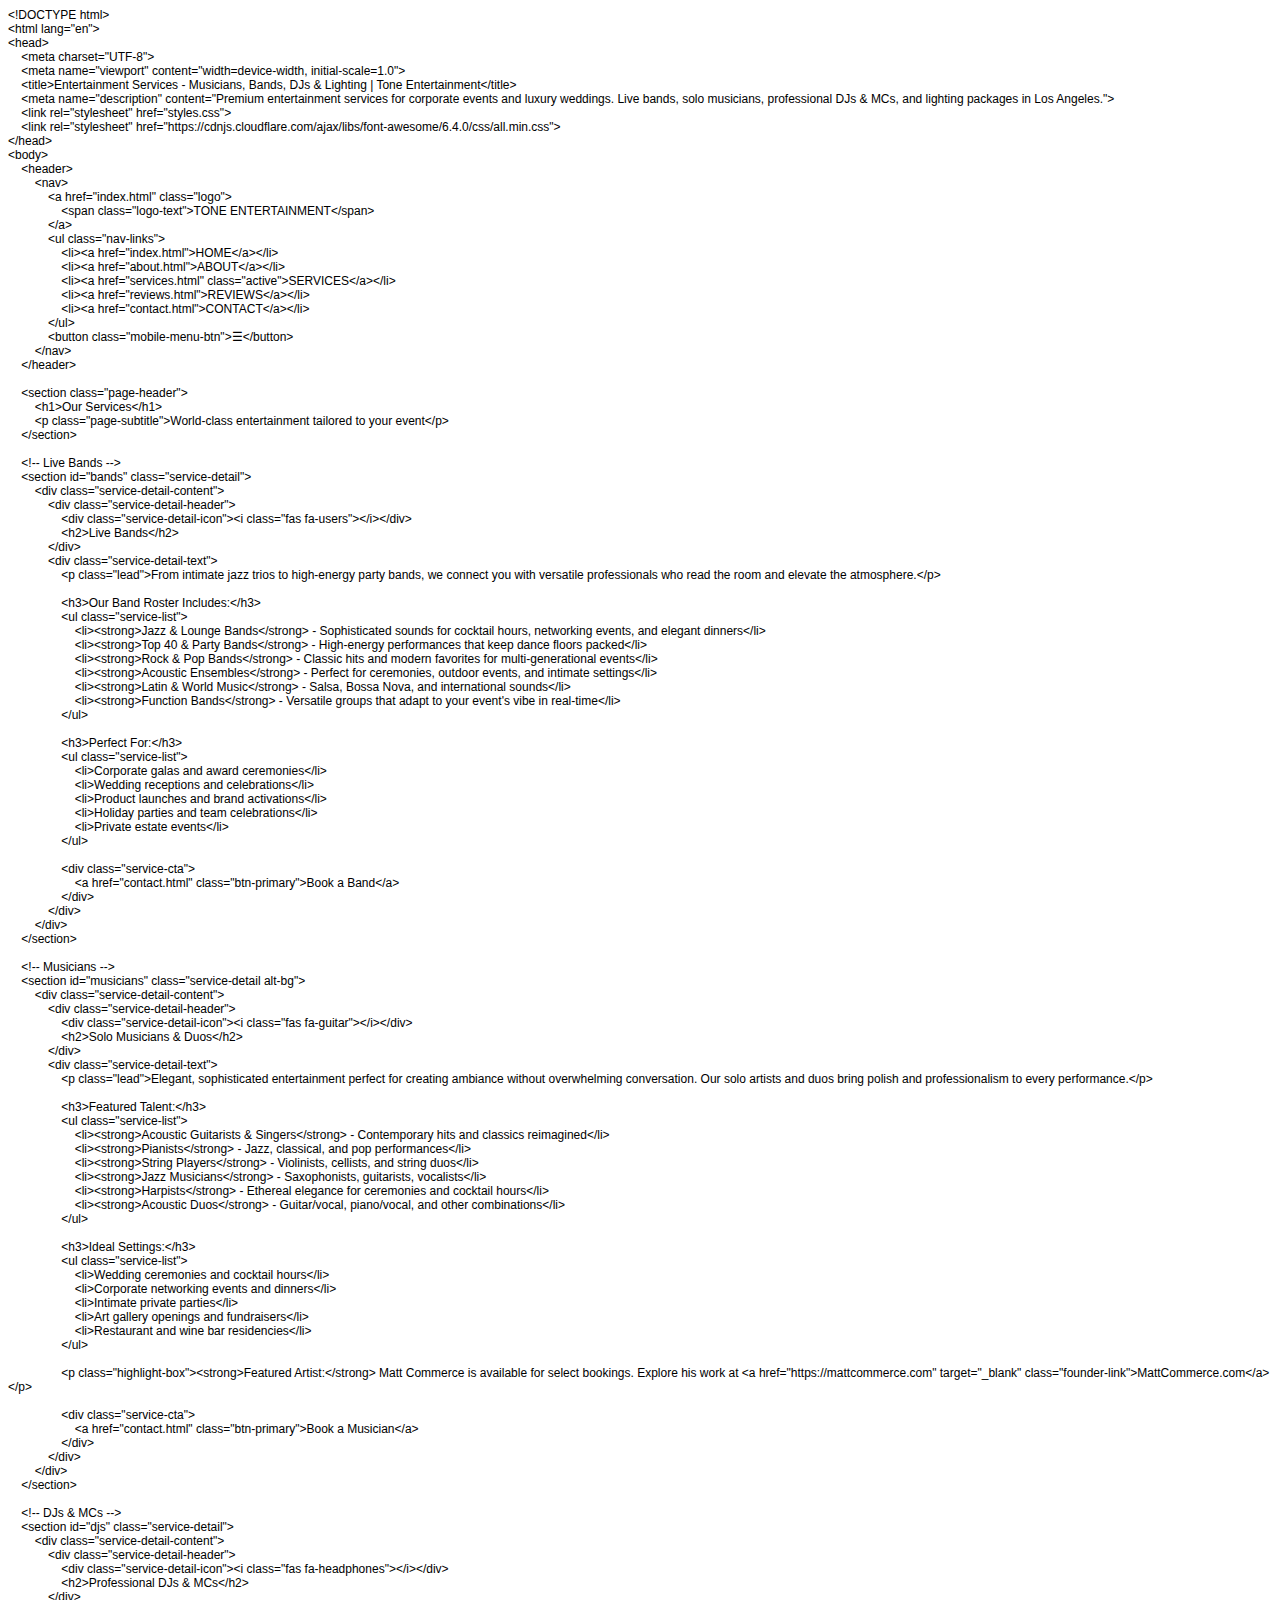
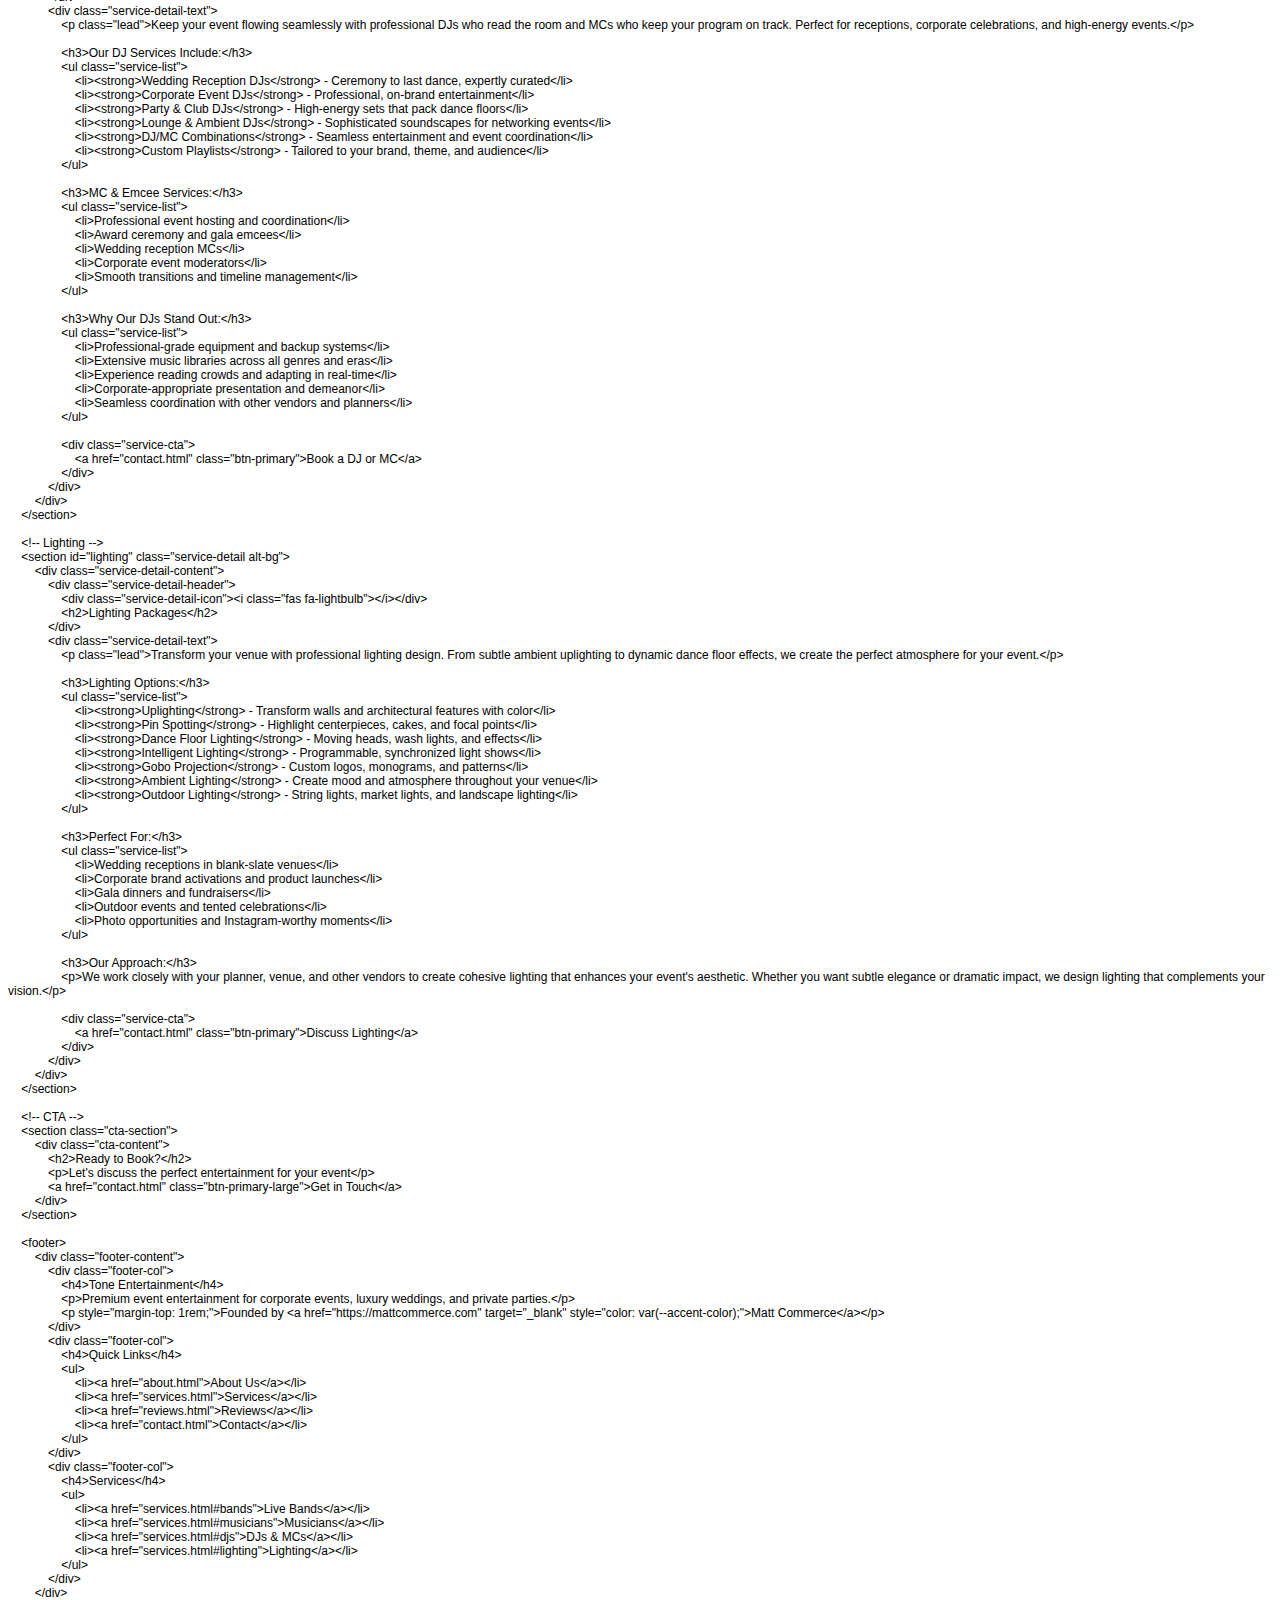
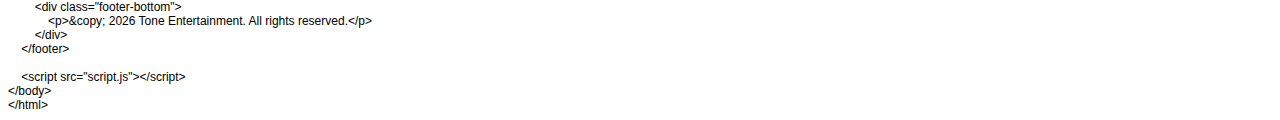
<file: services.html>
<!DOCTYPE html PUBLIC "-//W3C//DTD HTML 4.01//EN" "http://www.w3.org/TR/html4/strict.dtd">
<html>
<head>
  <meta http-equiv="Content-Type" content="text/html; charset=utf-8">
  <meta http-equiv="Content-Style-Type" content="text/css">
  <title></title>
  <meta name="Generator" content="Cocoa HTML Writer">
  <meta name="CocoaVersion" content="2575.7">
  <style type="text/css">
    p.p1 {margin: 0.0px 0.0px 0.0px 0.0px; font: 12.0px Helvetica}
    p.p2 {margin: 0.0px 0.0px 0.0px 0.0px; font: 12.0px Helvetica; min-height: 14.0px}
  </style>
</head>
<body>
<p class="p1">&lt;!DOCTYPE html&gt;</p>
<p class="p1">&lt;html lang="en"&gt;</p>
<p class="p1">&lt;head&gt;</p>
<p class="p1"><span class="Apple-converted-space">    </span>&lt;meta charset="UTF-8"&gt;</p>
<p class="p1"><span class="Apple-converted-space">    </span>&lt;meta name="viewport" content="width=device-width, initial-scale=1.0"&gt;</p>
<p class="p1"><span class="Apple-converted-space">    </span>&lt;title&gt;Entertainment Services - Musicians, Bands, DJs &amp; Lighting | Tone Entertainment&lt;/title&gt;</p>
<p class="p1"><span class="Apple-converted-space">    </span>&lt;meta name="description" content="Premium entertainment services for corporate events and luxury weddings. Live bands, solo musicians, professional DJs &amp; MCs, and lighting packages in Los Angeles."&gt;</p>
<p class="p1"><span class="Apple-converted-space">    </span>&lt;link rel="stylesheet" href="styles.css"&gt;</p>
<p class="p1"><span class="Apple-converted-space">    </span>&lt;link rel="stylesheet" href="https://cdnjs.cloudflare.com/ajax/libs/font-awesome/6.4.0/css/all.min.css"&gt;</p>
<p class="p1">&lt;/head&gt;</p>
<p class="p1">&lt;body&gt;</p>
<p class="p1"><span class="Apple-converted-space">    </span>&lt;header&gt;</p>
<p class="p1"><span class="Apple-converted-space">        </span>&lt;nav&gt;</p>
<p class="p1"><span class="Apple-converted-space">            </span>&lt;a href="index.html" class="logo"&gt;</p>
<p class="p1"><span class="Apple-converted-space">                </span>&lt;span class="logo-text"&gt;TONE ENTERTAINMENT&lt;/span&gt;</p>
<p class="p1"><span class="Apple-converted-space">            </span>&lt;/a&gt;</p>
<p class="p1"><span class="Apple-converted-space">            </span>&lt;ul class="nav-links"&gt;</p>
<p class="p1"><span class="Apple-converted-space">                </span>&lt;li&gt;&lt;a href="index.html"&gt;HOME&lt;/a&gt;&lt;/li&gt;</p>
<p class="p1"><span class="Apple-converted-space">                </span>&lt;li&gt;&lt;a href="about.html"&gt;ABOUT&lt;/a&gt;&lt;/li&gt;</p>
<p class="p1"><span class="Apple-converted-space">                </span>&lt;li&gt;&lt;a href="services.html" class="active"&gt;SERVICES&lt;/a&gt;&lt;/li&gt;</p>
<p class="p1"><span class="Apple-converted-space">                </span>&lt;li&gt;&lt;a href="reviews.html"&gt;REVIEWS&lt;/a&gt;&lt;/li&gt;</p>
<p class="p1"><span class="Apple-converted-space">                </span>&lt;li&gt;&lt;a href="contact.html"&gt;CONTACT&lt;/a&gt;&lt;/li&gt;</p>
<p class="p1"><span class="Apple-converted-space">            </span>&lt;/ul&gt;</p>
<p class="p1"><span class="Apple-converted-space">            </span>&lt;button class="mobile-menu-btn"&gt;☰&lt;/button&gt;</p>
<p class="p1"><span class="Apple-converted-space">        </span>&lt;/nav&gt;</p>
<p class="p1"><span class="Apple-converted-space">    </span>&lt;/header&gt;</p>
<p class="p2"><br></p>
<p class="p1"><span class="Apple-converted-space">    </span>&lt;section class="page-header"&gt;</p>
<p class="p1"><span class="Apple-converted-space">        </span>&lt;h1&gt;Our Services&lt;/h1&gt;</p>
<p class="p1"><span class="Apple-converted-space">        </span>&lt;p class="page-subtitle"&gt;World-class entertainment tailored to your event&lt;/p&gt;</p>
<p class="p1"><span class="Apple-converted-space">    </span>&lt;/section&gt;</p>
<p class="p2"><br></p>
<p class="p1"><span class="Apple-converted-space">    </span>&lt;!-- Live Bands --&gt;</p>
<p class="p1"><span class="Apple-converted-space">    </span>&lt;section id="bands" class="service-detail"&gt;</p>
<p class="p1"><span class="Apple-converted-space">        </span>&lt;div class="service-detail-content"&gt;</p>
<p class="p1"><span class="Apple-converted-space">            </span>&lt;div class="service-detail-header"&gt;</p>
<p class="p1"><span class="Apple-converted-space">                </span>&lt;div class="service-detail-icon"&gt;&lt;i class="fas fa-users"&gt;&lt;/i&gt;&lt;/div&gt;</p>
<p class="p1"><span class="Apple-converted-space">                </span>&lt;h2&gt;Live Bands&lt;/h2&gt;</p>
<p class="p1"><span class="Apple-converted-space">            </span>&lt;/div&gt;</p>
<p class="p1"><span class="Apple-converted-space">            </span>&lt;div class="service-detail-text"&gt;</p>
<p class="p1"><span class="Apple-converted-space">                </span>&lt;p class="lead"&gt;From intimate jazz trios to high-energy party bands, we connect you with versatile professionals who read the room and elevate the atmosphere.&lt;/p&gt;</p>
<p class="p2"><span class="Apple-converted-space">                </span></p>
<p class="p1"><span class="Apple-converted-space">                </span>&lt;h3&gt;Our Band Roster Includes:&lt;/h3&gt;</p>
<p class="p1"><span class="Apple-converted-space">                </span>&lt;ul class="service-list"&gt;</p>
<p class="p1"><span class="Apple-converted-space">                    </span>&lt;li&gt;&lt;strong&gt;Jazz &amp; Lounge Bands&lt;/strong&gt; - Sophisticated sounds for cocktail hours, networking events, and elegant dinners&lt;/li&gt;</p>
<p class="p1"><span class="Apple-converted-space">                    </span>&lt;li&gt;&lt;strong&gt;Top 40 &amp; Party Bands&lt;/strong&gt; - High-energy performances that keep dance floors packed&lt;/li&gt;</p>
<p class="p1"><span class="Apple-converted-space">                    </span>&lt;li&gt;&lt;strong&gt;Rock &amp; Pop Bands&lt;/strong&gt; - Classic hits and modern favorites for multi-generational events&lt;/li&gt;</p>
<p class="p1"><span class="Apple-converted-space">                    </span>&lt;li&gt;&lt;strong&gt;Acoustic Ensembles&lt;/strong&gt; - Perfect for ceremonies, outdoor events, and intimate settings&lt;/li&gt;</p>
<p class="p1"><span class="Apple-converted-space">                    </span>&lt;li&gt;&lt;strong&gt;Latin &amp; World Music&lt;/strong&gt; - Salsa, Bossa Nova, and international sounds&lt;/li&gt;</p>
<p class="p1"><span class="Apple-converted-space">                    </span>&lt;li&gt;&lt;strong&gt;Function Bands&lt;/strong&gt; - Versatile groups that adapt to your event's vibe in real-time&lt;/li&gt;</p>
<p class="p1"><span class="Apple-converted-space">                </span>&lt;/ul&gt;</p>
<p class="p2"><br></p>
<p class="p1"><span class="Apple-converted-space">                </span>&lt;h3&gt;Perfect For:&lt;/h3&gt;</p>
<p class="p1"><span class="Apple-converted-space">                </span>&lt;ul class="service-list"&gt;</p>
<p class="p1"><span class="Apple-converted-space">                    </span>&lt;li&gt;Corporate galas and award ceremonies&lt;/li&gt;</p>
<p class="p1"><span class="Apple-converted-space">                    </span>&lt;li&gt;Wedding receptions and celebrations&lt;/li&gt;</p>
<p class="p1"><span class="Apple-converted-space">                    </span>&lt;li&gt;Product launches and brand activations&lt;/li&gt;</p>
<p class="p1"><span class="Apple-converted-space">                    </span>&lt;li&gt;Holiday parties and team celebrations&lt;/li&gt;</p>
<p class="p1"><span class="Apple-converted-space">                    </span>&lt;li&gt;Private estate events&lt;/li&gt;</p>
<p class="p1"><span class="Apple-converted-space">                </span>&lt;/ul&gt;</p>
<p class="p2"><br></p>
<p class="p1"><span class="Apple-converted-space">                </span>&lt;div class="service-cta"&gt;</p>
<p class="p1"><span class="Apple-converted-space">                    </span>&lt;a href="contact.html" class="btn-primary"&gt;Book a Band&lt;/a&gt;</p>
<p class="p1"><span class="Apple-converted-space">                </span>&lt;/div&gt;</p>
<p class="p1"><span class="Apple-converted-space">            </span>&lt;/div&gt;</p>
<p class="p1"><span class="Apple-converted-space">        </span>&lt;/div&gt;</p>
<p class="p1"><span class="Apple-converted-space">    </span>&lt;/section&gt;</p>
<p class="p2"><br></p>
<p class="p1"><span class="Apple-converted-space">    </span>&lt;!-- Musicians --&gt;</p>
<p class="p1"><span class="Apple-converted-space">    </span>&lt;section id="musicians" class="service-detail alt-bg"&gt;</p>
<p class="p1"><span class="Apple-converted-space">        </span>&lt;div class="service-detail-content"&gt;</p>
<p class="p1"><span class="Apple-converted-space">            </span>&lt;div class="service-detail-header"&gt;</p>
<p class="p1"><span class="Apple-converted-space">                </span>&lt;div class="service-detail-icon"&gt;&lt;i class="fas fa-guitar"&gt;&lt;/i&gt;&lt;/div&gt;</p>
<p class="p1"><span class="Apple-converted-space">                </span>&lt;h2&gt;Solo Musicians &amp; Duos&lt;/h2&gt;</p>
<p class="p1"><span class="Apple-converted-space">            </span>&lt;/div&gt;</p>
<p class="p1"><span class="Apple-converted-space">            </span>&lt;div class="service-detail-text"&gt;</p>
<p class="p1"><span class="Apple-converted-space">                </span>&lt;p class="lead"&gt;Elegant, sophisticated entertainment perfect for creating ambiance without overwhelming conversation. Our solo artists and duos bring polish and professionalism to every performance.&lt;/p&gt;</p>
<p class="p2"><span class="Apple-converted-space">                </span></p>
<p class="p1"><span class="Apple-converted-space">                </span>&lt;h3&gt;Featured Talent:&lt;/h3&gt;</p>
<p class="p1"><span class="Apple-converted-space">                </span>&lt;ul class="service-list"&gt;</p>
<p class="p1"><span class="Apple-converted-space">                    </span>&lt;li&gt;&lt;strong&gt;Acoustic Guitarists &amp; Singers&lt;/strong&gt; - Contemporary hits and classics reimagined&lt;/li&gt;</p>
<p class="p1"><span class="Apple-converted-space">                    </span>&lt;li&gt;&lt;strong&gt;Pianists&lt;/strong&gt; - Jazz, classical, and pop performances&lt;/li&gt;</p>
<p class="p1"><span class="Apple-converted-space">                    </span>&lt;li&gt;&lt;strong&gt;String Players&lt;/strong&gt; - Violinists, cellists, and string duos&lt;/li&gt;</p>
<p class="p1"><span class="Apple-converted-space">                    </span>&lt;li&gt;&lt;strong&gt;Jazz Musicians&lt;/strong&gt; - Saxophonists, guitarists, vocalists&lt;/li&gt;</p>
<p class="p1"><span class="Apple-converted-space">                    </span>&lt;li&gt;&lt;strong&gt;Harpists&lt;/strong&gt; - Ethereal elegance for ceremonies and cocktail hours&lt;/li&gt;</p>
<p class="p1"><span class="Apple-converted-space">                    </span>&lt;li&gt;&lt;strong&gt;Acoustic Duos&lt;/strong&gt; - Guitar/vocal, piano/vocal, and other combinations&lt;/li&gt;</p>
<p class="p1"><span class="Apple-converted-space">                </span>&lt;/ul&gt;</p>
<p class="p2"><br></p>
<p class="p1"><span class="Apple-converted-space">                </span>&lt;h3&gt;Ideal Settings:&lt;/h3&gt;</p>
<p class="p1"><span class="Apple-converted-space">                </span>&lt;ul class="service-list"&gt;</p>
<p class="p1"><span class="Apple-converted-space">                    </span>&lt;li&gt;Wedding ceremonies and cocktail hours&lt;/li&gt;</p>
<p class="p1"><span class="Apple-converted-space">                    </span>&lt;li&gt;Corporate networking events and dinners&lt;/li&gt;</p>
<p class="p1"><span class="Apple-converted-space">                    </span>&lt;li&gt;Intimate private parties&lt;/li&gt;</p>
<p class="p1"><span class="Apple-converted-space">                    </span>&lt;li&gt;Art gallery openings and fundraisers&lt;/li&gt;</p>
<p class="p1"><span class="Apple-converted-space">                    </span>&lt;li&gt;Restaurant and wine bar residencies&lt;/li&gt;</p>
<p class="p1"><span class="Apple-converted-space">                </span>&lt;/ul&gt;</p>
<p class="p2"><br></p>
<p class="p1"><span class="Apple-converted-space">                </span>&lt;p class="highlight-box"&gt;&lt;strong&gt;Featured Artist:&lt;/strong&gt; Matt Commerce is available for select bookings. Explore his work at &lt;a href="https://mattcommerce.com" target="_blank" class="founder-link"&gt;MattCommerce.com&lt;/a&gt;&lt;/p&gt;</p>
<p class="p2"><br></p>
<p class="p1"><span class="Apple-converted-space">                </span>&lt;div class="service-cta"&gt;</p>
<p class="p1"><span class="Apple-converted-space">                    </span>&lt;a href="contact.html" class="btn-primary"&gt;Book a Musician&lt;/a&gt;</p>
<p class="p1"><span class="Apple-converted-space">                </span>&lt;/div&gt;</p>
<p class="p1"><span class="Apple-converted-space">            </span>&lt;/div&gt;</p>
<p class="p1"><span class="Apple-converted-space">        </span>&lt;/div&gt;</p>
<p class="p1"><span class="Apple-converted-space">    </span>&lt;/section&gt;</p>
<p class="p2"><br></p>
<p class="p1"><span class="Apple-converted-space">    </span>&lt;!-- DJs &amp; MCs --&gt;</p>
<p class="p1"><span class="Apple-converted-space">    </span>&lt;section id="djs" class="service-detail"&gt;</p>
<p class="p1"><span class="Apple-converted-space">        </span>&lt;div class="service-detail-content"&gt;</p>
<p class="p1"><span class="Apple-converted-space">            </span>&lt;div class="service-detail-header"&gt;</p>
<p class="p1"><span class="Apple-converted-space">                </span>&lt;div class="service-detail-icon"&gt;&lt;i class="fas fa-headphones"&gt;&lt;/i&gt;&lt;/div&gt;</p>
<p class="p1"><span class="Apple-converted-space">                </span>&lt;h2&gt;Professional DJs &amp; MCs&lt;/h2&gt;</p>
<p class="p1"><span class="Apple-converted-space">            </span>&lt;/div&gt;</p>
<p class="p1"><span class="Apple-converted-space">            </span>&lt;div class="service-detail-text"&gt;</p>
<p class="p1"><span class="Apple-converted-space">                </span>&lt;p class="lead"&gt;Keep your event flowing seamlessly with professional DJs who read the room and MCs who keep your program on track. Perfect for receptions, corporate celebrations, and high-energy events.&lt;/p&gt;</p>
<p class="p2"><span class="Apple-converted-space">                </span></p>
<p class="p1"><span class="Apple-converted-space">                </span>&lt;h3&gt;Our DJ Services Include:&lt;/h3&gt;</p>
<p class="p1"><span class="Apple-converted-space">                </span>&lt;ul class="service-list"&gt;</p>
<p class="p1"><span class="Apple-converted-space">                    </span>&lt;li&gt;&lt;strong&gt;Wedding Reception DJs&lt;/strong&gt; - Ceremony to last dance, expertly curated&lt;/li&gt;</p>
<p class="p1"><span class="Apple-converted-space">                    </span>&lt;li&gt;&lt;strong&gt;Corporate Event DJs&lt;/strong&gt; - Professional, on-brand entertainment&lt;/li&gt;</p>
<p class="p1"><span class="Apple-converted-space">                    </span>&lt;li&gt;&lt;strong&gt;Party &amp; Club DJs&lt;/strong&gt; - High-energy sets that pack dance floors&lt;/li&gt;</p>
<p class="p1"><span class="Apple-converted-space">                    </span>&lt;li&gt;&lt;strong&gt;Lounge &amp; Ambient DJs&lt;/strong&gt; - Sophisticated soundscapes for networking events&lt;/li&gt;</p>
<p class="p1"><span class="Apple-converted-space">                    </span>&lt;li&gt;&lt;strong&gt;DJ/MC Combinations&lt;/strong&gt; - Seamless entertainment and event coordination&lt;/li&gt;</p>
<p class="p1"><span class="Apple-converted-space">                    </span>&lt;li&gt;&lt;strong&gt;Custom Playlists&lt;/strong&gt; - Tailored to your brand, theme, and audience&lt;/li&gt;</p>
<p class="p1"><span class="Apple-converted-space">                </span>&lt;/ul&gt;</p>
<p class="p2"><br></p>
<p class="p1"><span class="Apple-converted-space">                </span>&lt;h3&gt;MC &amp; Emcee Services:&lt;/h3&gt;</p>
<p class="p1"><span class="Apple-converted-space">                </span>&lt;ul class="service-list"&gt;</p>
<p class="p1"><span class="Apple-converted-space">                    </span>&lt;li&gt;Professional event hosting and coordination&lt;/li&gt;</p>
<p class="p1"><span class="Apple-converted-space">                    </span>&lt;li&gt;Award ceremony and gala emcees&lt;/li&gt;</p>
<p class="p1"><span class="Apple-converted-space">                    </span>&lt;li&gt;Wedding reception MCs&lt;/li&gt;</p>
<p class="p1"><span class="Apple-converted-space">                    </span>&lt;li&gt;Corporate event moderators&lt;/li&gt;</p>
<p class="p1"><span class="Apple-converted-space">                    </span>&lt;li&gt;Smooth transitions and timeline management&lt;/li&gt;</p>
<p class="p1"><span class="Apple-converted-space">                </span>&lt;/ul&gt;</p>
<p class="p2"><br></p>
<p class="p1"><span class="Apple-converted-space">                </span>&lt;h3&gt;Why Our DJs Stand Out:&lt;/h3&gt;</p>
<p class="p1"><span class="Apple-converted-space">                </span>&lt;ul class="service-list"&gt;</p>
<p class="p1"><span class="Apple-converted-space">                    </span>&lt;li&gt;Professional-grade equipment and backup systems&lt;/li&gt;</p>
<p class="p1"><span class="Apple-converted-space">                    </span>&lt;li&gt;Extensive music libraries across all genres and eras&lt;/li&gt;</p>
<p class="p1"><span class="Apple-converted-space">                    </span>&lt;li&gt;Experience reading crowds and adapting in real-time&lt;/li&gt;</p>
<p class="p1"><span class="Apple-converted-space">                    </span>&lt;li&gt;Corporate-appropriate presentation and demeanor&lt;/li&gt;</p>
<p class="p1"><span class="Apple-converted-space">                    </span>&lt;li&gt;Seamless coordination with other vendors and planners&lt;/li&gt;</p>
<p class="p1"><span class="Apple-converted-space">                </span>&lt;/ul&gt;</p>
<p class="p2"><br></p>
<p class="p1"><span class="Apple-converted-space">                </span>&lt;div class="service-cta"&gt;</p>
<p class="p1"><span class="Apple-converted-space">                    </span>&lt;a href="contact.html" class="btn-primary"&gt;Book a DJ or MC&lt;/a&gt;</p>
<p class="p1"><span class="Apple-converted-space">                </span>&lt;/div&gt;</p>
<p class="p1"><span class="Apple-converted-space">            </span>&lt;/div&gt;</p>
<p class="p1"><span class="Apple-converted-space">        </span>&lt;/div&gt;</p>
<p class="p1"><span class="Apple-converted-space">    </span>&lt;/section&gt;</p>
<p class="p2"><br></p>
<p class="p1"><span class="Apple-converted-space">    </span>&lt;!-- Lighting --&gt;</p>
<p class="p1"><span class="Apple-converted-space">    </span>&lt;section id="lighting" class="service-detail alt-bg"&gt;</p>
<p class="p1"><span class="Apple-converted-space">        </span>&lt;div class="service-detail-content"&gt;</p>
<p class="p1"><span class="Apple-converted-space">            </span>&lt;div class="service-detail-header"&gt;</p>
<p class="p1"><span class="Apple-converted-space">                </span>&lt;div class="service-detail-icon"&gt;&lt;i class="fas fa-lightbulb"&gt;&lt;/i&gt;&lt;/div&gt;</p>
<p class="p1"><span class="Apple-converted-space">                </span>&lt;h2&gt;Lighting Packages&lt;/h2&gt;</p>
<p class="p1"><span class="Apple-converted-space">            </span>&lt;/div&gt;</p>
<p class="p1"><span class="Apple-converted-space">            </span>&lt;div class="service-detail-text"&gt;</p>
<p class="p1"><span class="Apple-converted-space">                </span>&lt;p class="lead"&gt;Transform your venue with professional lighting design. From subtle ambient uplighting to dynamic dance floor effects, we create the perfect atmosphere for your event.&lt;/p&gt;</p>
<p class="p2"><span class="Apple-converted-space">                </span></p>
<p class="p1"><span class="Apple-converted-space">                </span>&lt;h3&gt;Lighting Options:&lt;/h3&gt;</p>
<p class="p1"><span class="Apple-converted-space">                </span>&lt;ul class="service-list"&gt;</p>
<p class="p1"><span class="Apple-converted-space">                    </span>&lt;li&gt;&lt;strong&gt;Uplighting&lt;/strong&gt; - Transform walls and architectural features with color&lt;/li&gt;</p>
<p class="p1"><span class="Apple-converted-space">                    </span>&lt;li&gt;&lt;strong&gt;Pin Spotting&lt;/strong&gt; - Highlight centerpieces, cakes, and focal points&lt;/li&gt;</p>
<p class="p1"><span class="Apple-converted-space">                    </span>&lt;li&gt;&lt;strong&gt;Dance Floor Lighting&lt;/strong&gt; - Moving heads, wash lights, and effects&lt;/li&gt;</p>
<p class="p1"><span class="Apple-converted-space">                    </span>&lt;li&gt;&lt;strong&gt;Intelligent Lighting&lt;/strong&gt; - Programmable, synchronized light shows&lt;/li&gt;</p>
<p class="p1"><span class="Apple-converted-space">                    </span>&lt;li&gt;&lt;strong&gt;Gobo Projection&lt;/strong&gt; - Custom logos, monograms, and patterns&lt;/li&gt;</p>
<p class="p1"><span class="Apple-converted-space">                    </span>&lt;li&gt;&lt;strong&gt;Ambient Lighting&lt;/strong&gt; - Create mood and atmosphere throughout your venue&lt;/li&gt;</p>
<p class="p1"><span class="Apple-converted-space">                    </span>&lt;li&gt;&lt;strong&gt;Outdoor Lighting&lt;/strong&gt; - String lights, market lights, and landscape lighting&lt;/li&gt;</p>
<p class="p1"><span class="Apple-converted-space">                </span>&lt;/ul&gt;</p>
<p class="p2"><br></p>
<p class="p1"><span class="Apple-converted-space">                </span>&lt;h3&gt;Perfect For:&lt;/h3&gt;</p>
<p class="p1"><span class="Apple-converted-space">                </span>&lt;ul class="service-list"&gt;</p>
<p class="p1"><span class="Apple-converted-space">                    </span>&lt;li&gt;Wedding receptions in blank-slate venues&lt;/li&gt;</p>
<p class="p1"><span class="Apple-converted-space">                    </span>&lt;li&gt;Corporate brand activations and product launches&lt;/li&gt;</p>
<p class="p1"><span class="Apple-converted-space">                    </span>&lt;li&gt;Gala dinners and fundraisers&lt;/li&gt;</p>
<p class="p1"><span class="Apple-converted-space">                    </span>&lt;li&gt;Outdoor events and tented celebrations&lt;/li&gt;</p>
<p class="p1"><span class="Apple-converted-space">                    </span>&lt;li&gt;Photo opportunities and Instagram-worthy moments&lt;/li&gt;</p>
<p class="p1"><span class="Apple-converted-space">                </span>&lt;/ul&gt;</p>
<p class="p2"><br></p>
<p class="p1"><span class="Apple-converted-space">                </span>&lt;h3&gt;Our Approach:&lt;/h3&gt;</p>
<p class="p1"><span class="Apple-converted-space">                </span>&lt;p&gt;We work closely with your planner, venue, and other vendors to create cohesive lighting that enhances your event's aesthetic. Whether you want subtle elegance or dramatic impact, we design lighting that complements your vision.&lt;/p&gt;</p>
<p class="p2"><br></p>
<p class="p1"><span class="Apple-converted-space">                </span>&lt;div class="service-cta"&gt;</p>
<p class="p1"><span class="Apple-converted-space">                    </span>&lt;a href="contact.html" class="btn-primary"&gt;Discuss Lighting&lt;/a&gt;</p>
<p class="p1"><span class="Apple-converted-space">                </span>&lt;/div&gt;</p>
<p class="p1"><span class="Apple-converted-space">            </span>&lt;/div&gt;</p>
<p class="p1"><span class="Apple-converted-space">        </span>&lt;/div&gt;</p>
<p class="p1"><span class="Apple-converted-space">    </span>&lt;/section&gt;</p>
<p class="p2"><br></p>
<p class="p1"><span class="Apple-converted-space">    </span>&lt;!-- CTA --&gt;</p>
<p class="p1"><span class="Apple-converted-space">    </span>&lt;section class="cta-section"&gt;</p>
<p class="p1"><span class="Apple-converted-space">        </span>&lt;div class="cta-content"&gt;</p>
<p class="p1"><span class="Apple-converted-space">            </span>&lt;h2&gt;Ready to Book?&lt;/h2&gt;</p>
<p class="p1"><span class="Apple-converted-space">            </span>&lt;p&gt;Let's discuss the perfect entertainment for your event&lt;/p&gt;</p>
<p class="p1"><span class="Apple-converted-space">            </span>&lt;a href="contact.html" class="btn-primary-large"&gt;Get in Touch&lt;/a&gt;</p>
<p class="p1"><span class="Apple-converted-space">        </span>&lt;/div&gt;</p>
<p class="p1"><span class="Apple-converted-space">    </span>&lt;/section&gt;</p>
<p class="p2"><br></p>
<p class="p1"><span class="Apple-converted-space">    </span>&lt;footer&gt;</p>
<p class="p1"><span class="Apple-converted-space">        </span>&lt;div class="footer-content"&gt;</p>
<p class="p1"><span class="Apple-converted-space">            </span>&lt;div class="footer-col"&gt;</p>
<p class="p1"><span class="Apple-converted-space">                </span>&lt;h4&gt;Tone Entertainment&lt;/h4&gt;</p>
<p class="p1"><span class="Apple-converted-space">                </span>&lt;p&gt;Premium event entertainment for corporate events, luxury weddings, and private parties.&lt;/p&gt;</p>
<p class="p1"><span class="Apple-converted-space">                </span>&lt;p style="margin-top: 1rem;"&gt;Founded by &lt;a href="https://mattcommerce.com" target="_blank" style="color: var(--accent-color);"&gt;Matt Commerce&lt;/a&gt;&lt;/p&gt;</p>
<p class="p1"><span class="Apple-converted-space">            </span>&lt;/div&gt;</p>
<p class="p1"><span class="Apple-converted-space">            </span>&lt;div class="footer-col"&gt;</p>
<p class="p1"><span class="Apple-converted-space">                </span>&lt;h4&gt;Quick Links&lt;/h4&gt;</p>
<p class="p1"><span class="Apple-converted-space">                </span>&lt;ul&gt;</p>
<p class="p1"><span class="Apple-converted-space">                    </span>&lt;li&gt;&lt;a href="about.html"&gt;About Us&lt;/a&gt;&lt;/li&gt;</p>
<p class="p1"><span class="Apple-converted-space">                    </span>&lt;li&gt;&lt;a href="services.html"&gt;Services&lt;/a&gt;&lt;/li&gt;</p>
<p class="p1"><span class="Apple-converted-space">                    </span>&lt;li&gt;&lt;a href="reviews.html"&gt;Reviews&lt;/a&gt;&lt;/li&gt;</p>
<p class="p1"><span class="Apple-converted-space">                    </span>&lt;li&gt;&lt;a href="contact.html"&gt;Contact&lt;/a&gt;&lt;/li&gt;</p>
<p class="p1"><span class="Apple-converted-space">                </span>&lt;/ul&gt;</p>
<p class="p1"><span class="Apple-converted-space">            </span>&lt;/div&gt;</p>
<p class="p1"><span class="Apple-converted-space">            </span>&lt;div class="footer-col"&gt;</p>
<p class="p1"><span class="Apple-converted-space">                </span>&lt;h4&gt;Services&lt;/h4&gt;</p>
<p class="p1"><span class="Apple-converted-space">                </span>&lt;ul&gt;</p>
<p class="p1"><span class="Apple-converted-space">                    </span>&lt;li&gt;&lt;a href="services.html#bands"&gt;Live Bands&lt;/a&gt;&lt;/li&gt;</p>
<p class="p1"><span class="Apple-converted-space">                    </span>&lt;li&gt;&lt;a href="services.html#musicians"&gt;Musicians&lt;/a&gt;&lt;/li&gt;</p>
<p class="p1"><span class="Apple-converted-space">                    </span>&lt;li&gt;&lt;a href="services.html#djs"&gt;DJs &amp; MCs&lt;/a&gt;&lt;/li&gt;</p>
<p class="p1"><span class="Apple-converted-space">                    </span>&lt;li&gt;&lt;a href="services.html#lighting"&gt;Lighting&lt;/a&gt;&lt;/li&gt;</p>
<p class="p1"><span class="Apple-converted-space">                </span>&lt;/ul&gt;</p>
<p class="p1"><span class="Apple-converted-space">            </span>&lt;/div&gt;</p>
<p class="p1"><span class="Apple-converted-space">        </span>&lt;/div&gt;</p>
<p class="p1"><span class="Apple-converted-space">        </span>&lt;div class="footer-bottom"&gt;</p>
<p class="p1"><span class="Apple-converted-space">            </span>&lt;p&gt;&amp;copy; 2026 Tone Entertainment. All rights reserved.&lt;/p&gt;</p>
<p class="p1"><span class="Apple-converted-space">        </span>&lt;/div&gt;</p>
<p class="p1"><span class="Apple-converted-space">    </span>&lt;/footer&gt;</p>
<p class="p2"><br></p>
<p class="p1"><span class="Apple-converted-space">    </span>&lt;script src="script.js"&gt;&lt;/script&gt;</p>
<p class="p1">&lt;/body&gt;</p>
<p class="p1">&lt;/html&gt;</p>
</body>
</html>
</file>
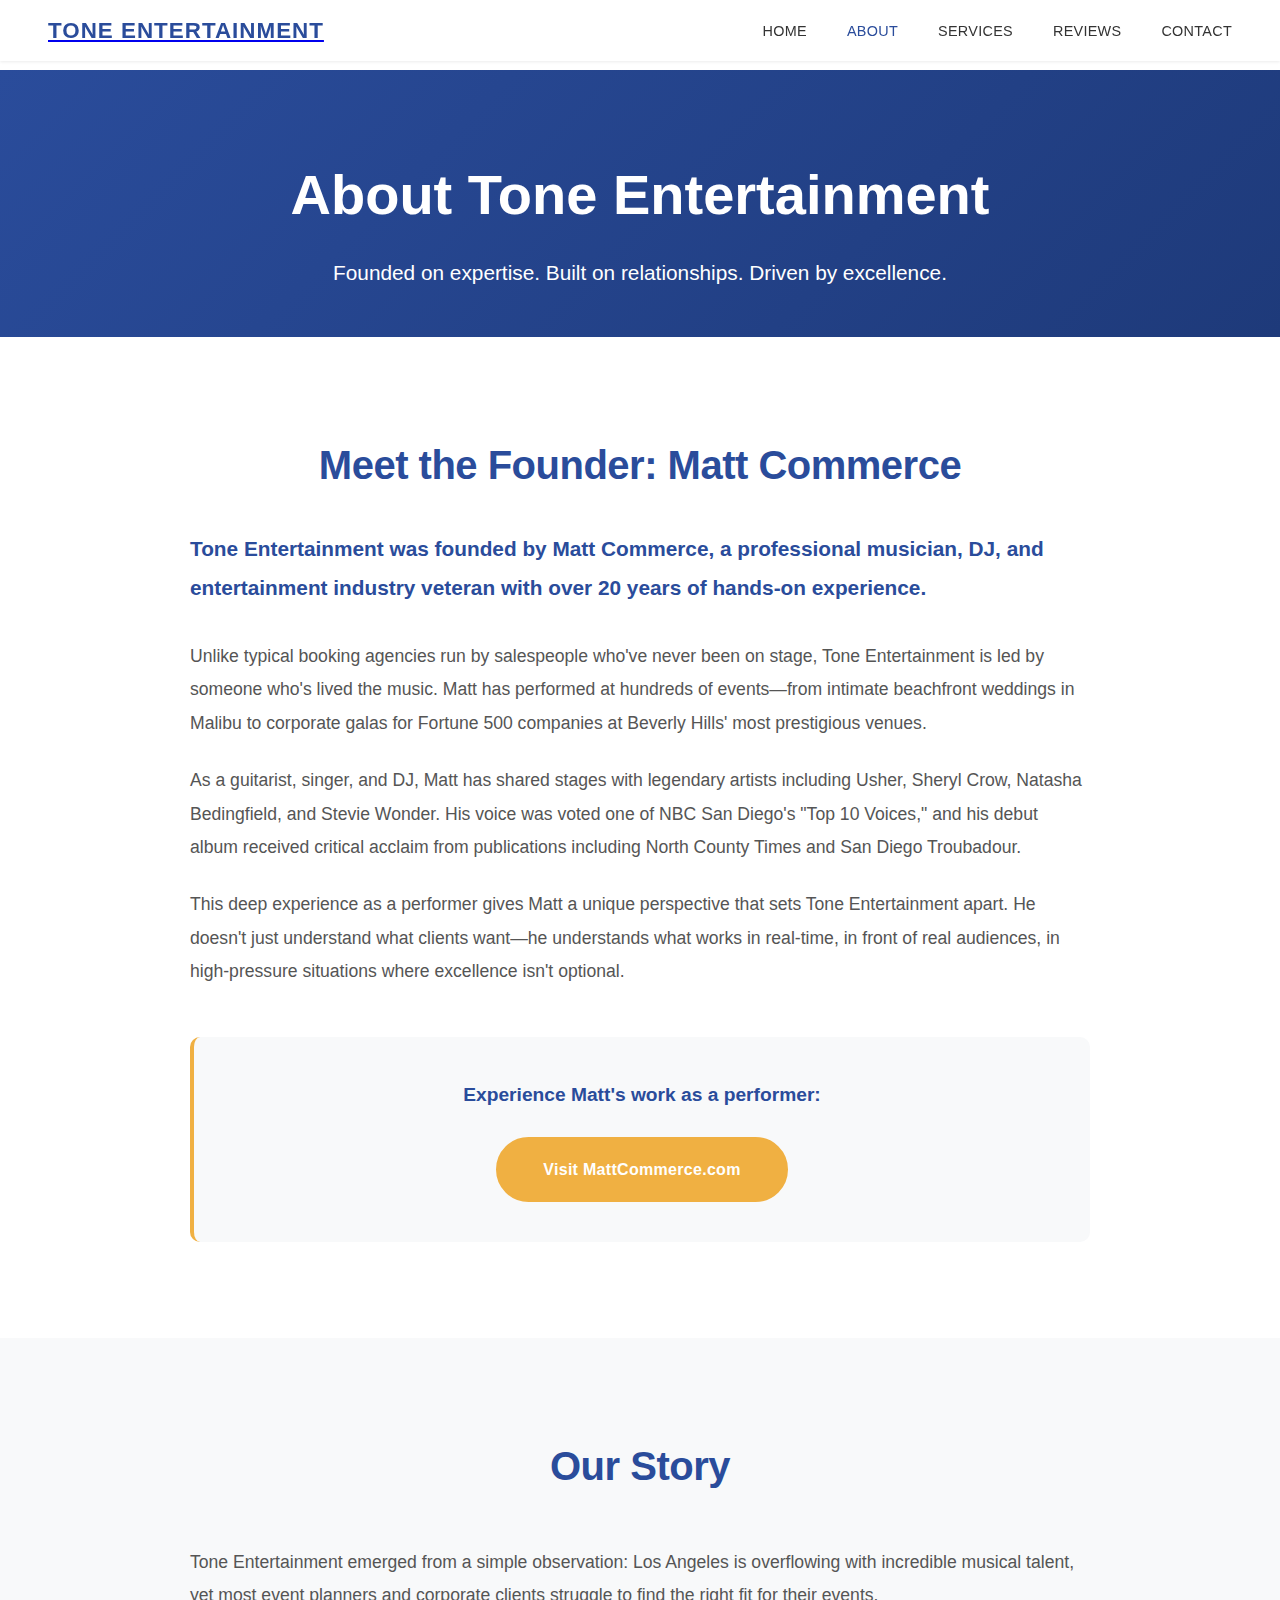
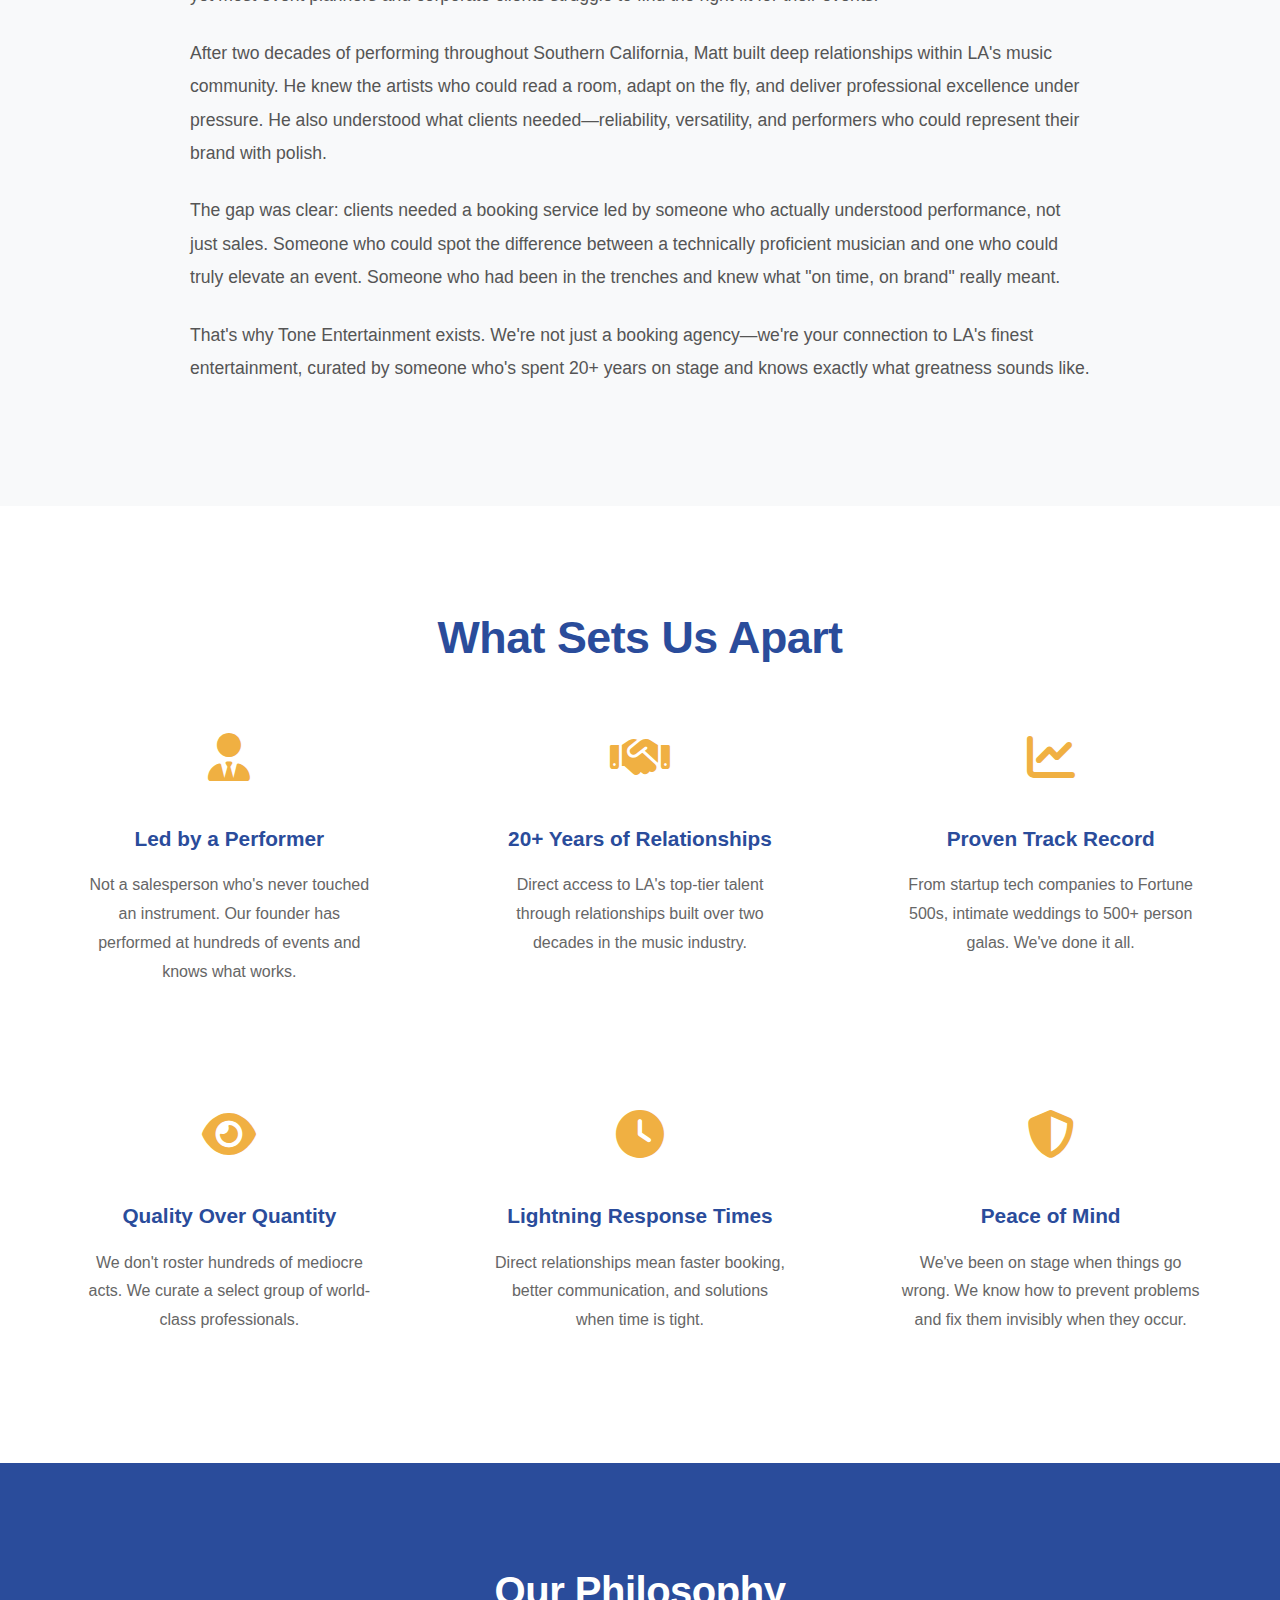
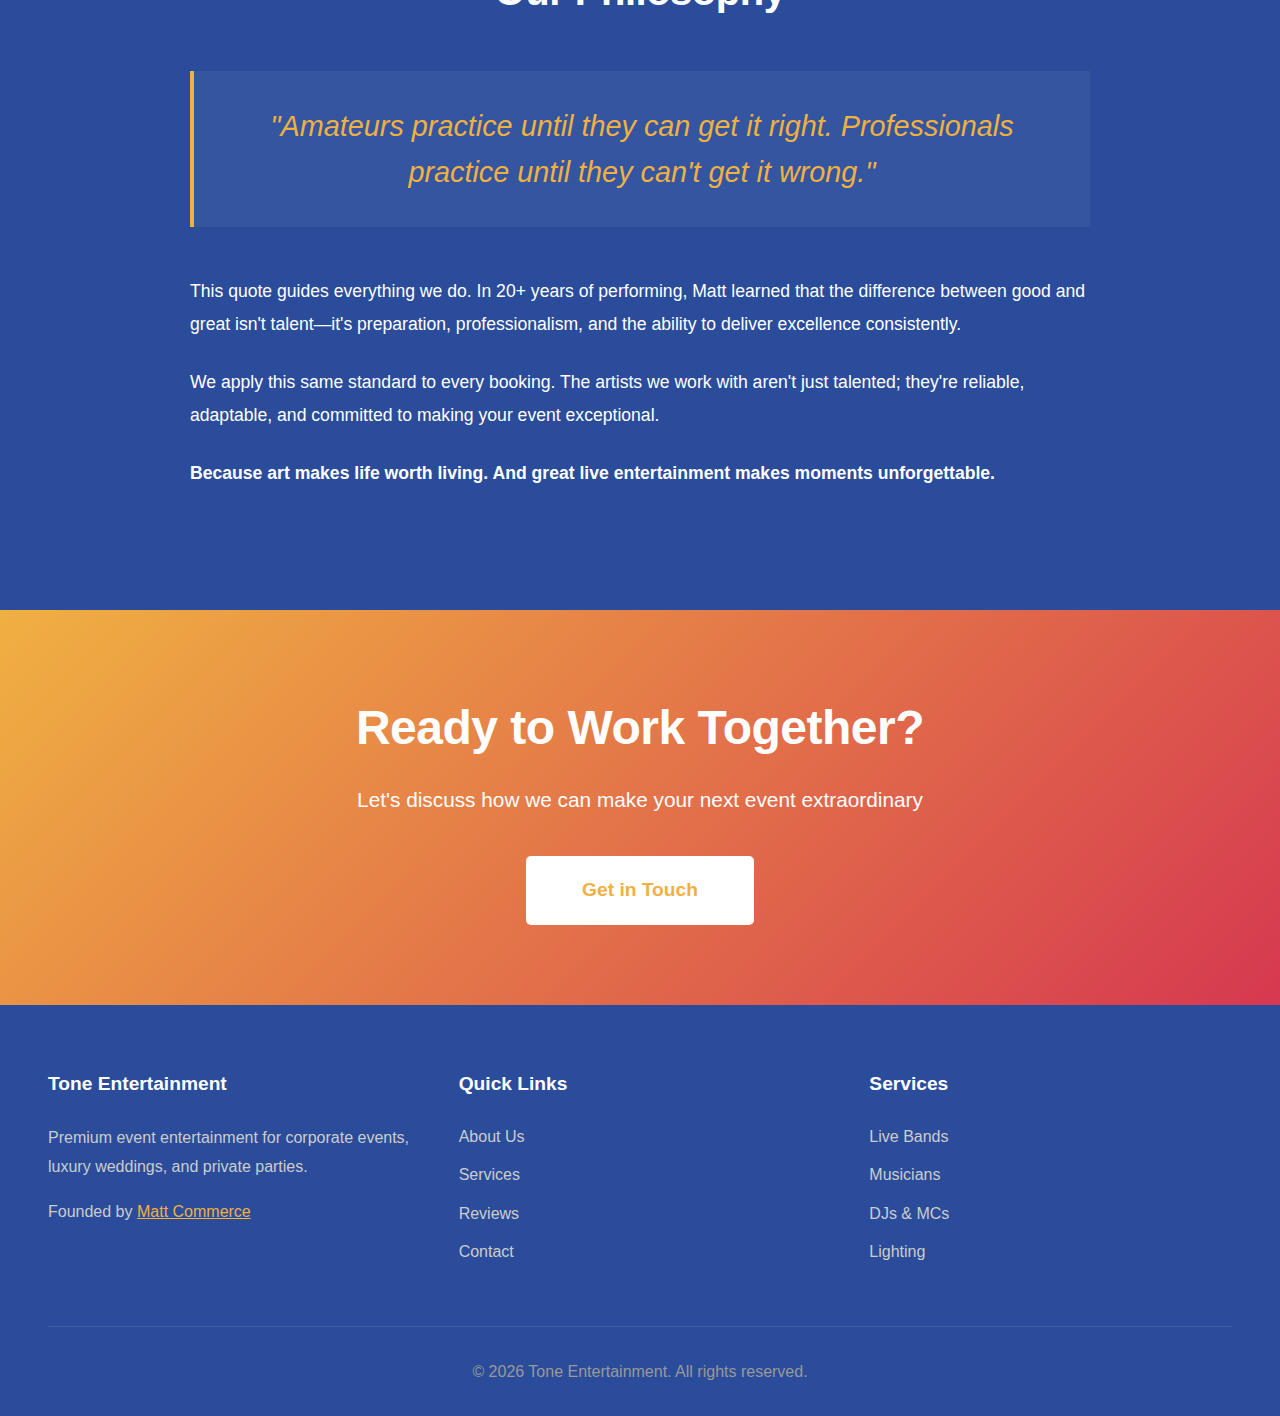
<file: tone-about.html>
<!DOCTYPE html>
<html lang="en">
<head>
    <meta charset="UTF-8">
    <meta name="viewport" content="width=device-width, initial-scale=1.0">
    <title>About Tone Entertainment - Founded by Matt Commerce</title>
    <meta name="description" content="Learn about Tone Entertainment, founded by professional musician Matt Commerce. 20+ years of experience booking premium entertainment for corporate events and luxury weddings in Los Angeles.">
    <link rel="stylesheet" href="styles.css">
    <link rel="stylesheet" href="https://cdnjs.cloudflare.com/ajax/libs/font-awesome/6.4.0/css/all.min.css">
</head>
<body>
    <header>
        <nav>
            <a href="index.html" class="logo">
                <span class="logo-text">TONE ENTERTAINMENT</span>
            </a>
            <ul class="nav-links">
                <li><a href="index.html">HOME</a></li>
                <li><a href="about.html" class="active">ABOUT</a></li>
                <li><a href="services.html">SERVICES</a></li>
                <li><a href="reviews.html">REVIEWS</a></li>
                <li><a href="contact.html">CONTACT</a></li>
            </ul>
            <button class="mobile-menu-btn">☰</button>
        </nav>
    </header>

    <section class="page-header">
        <h1>About Tone Entertainment</h1>
        <p class="page-subtitle">Founded on expertise. Built on relationships. Driven by excellence.</p>
    </section>

    <!-- Founder Story -->
    <section class="about-founder">
        <div class="about-content">
            <div class="about-text">
                <h2>Meet the Founder: Matt Commerce</h2>
                <p class="lead">Tone Entertainment was founded by Matt Commerce, a professional musician, DJ, and entertainment industry veteran with over 20 years of hands-on experience.</p>
                
                <p>Unlike typical booking agencies run by salespeople who've never been on stage, Tone Entertainment is led by someone who's lived the music. Matt has performed at hundreds of events—from intimate beachfront weddings in Malibu to corporate galas for Fortune 500 companies at Beverly Hills' most prestigious venues.</p>
                
                <p>As a guitarist, singer, and DJ, Matt has shared stages with legendary artists including Usher, Sheryl Crow, Natasha Bedingfield, and Stevie Wonder. His voice was voted one of NBC San Diego's "Top 10 Voices," and his debut album received critical acclaim from publications including North County Times and San Diego Troubadour.</p>
                
                <p>This deep experience as a performer gives Matt a unique perspective that sets Tone Entertainment apart. He doesn't just understand what clients want—he understands what works in real-time, in front of real audiences, in high-pressure situations where excellence isn't optional.</p>
                
                <div class="founder-cta-box">
                    <p><strong>Experience Matt's work as a performer:</strong></p>
                    <a href="https://mattcommerce.com" target="_blank" class="btn-primary">Visit MattCommerce.com</a>
                </div>
            </div>
        </div>
    </section>

    <!-- Our Story -->
    <section class="our-story">
        <div class="story-content">
            <h2>Our Story</h2>
            <div class="story-text">
                <p>Tone Entertainment emerged from a simple observation: Los Angeles is overflowing with incredible musical talent, yet most event planners and corporate clients struggle to find the right fit for their events.</p>
                
                <p>After two decades of performing throughout Southern California, Matt built deep relationships within LA's music community. He knew the artists who could read a room, adapt on the fly, and deliver professional excellence under pressure. He also understood what clients needed—reliability, versatility, and performers who could represent their brand with polish.</p>
                
                <p>The gap was clear: clients needed a booking service led by someone who actually understood performance, not just sales. Someone who could spot the difference between a technically proficient musician and one who could truly elevate an event. Someone who had been in the trenches and knew what "on time, on brand" really meant.</p>
                
                <p>That's why Tone Entertainment exists. We're not just a booking agency—we're your connection to LA's finest entertainment, curated by someone who's spent 20+ years on stage and knows exactly what greatness sounds like.</p>
            </div>
        </div>
    </section>

    <!-- What Sets Us Apart -->
    <section class="differentiators">
        <h2>What Sets Us Apart</h2>
        <div class="diff-grid">
            <div class="diff-card">
                <div class="diff-icon"><i class="fas fa-user-tie"></i></div>
                <h3>Led by a Performer</h3>
                <p>Not a salesperson who's never touched an instrument. Our founder has performed at hundreds of events and knows what works.</p>
            </div>
            <div class="diff-card">
                <div class="diff-icon"><i class="fas fa-handshake"></i></div>
                <h3>20+ Years of Relationships</h3>
                <p>Direct access to LA's top-tier talent through relationships built over two decades in the music industry.</p>
            </div>
            <div class="diff-card">
                <div class="diff-icon"><i class="fas fa-chart-line"></i></div>
                <h3>Proven Track Record</h3>
                <p>From startup tech companies to Fortune 500s, intimate weddings to 500+ person galas. We've done it all.</p>
            </div>
            <div class="diff-card">
                <div class="diff-icon"><i class="fas fa-eye"></i></div>
                <h3>Quality Over Quantity</h3>
                <p>We don't roster hundreds of mediocre acts. We curate a select group of world-class professionals.</p>
            </div>
            <div class="diff-card">
                <div class="diff-icon"><i class="fas fa-clock"></i></div>
                <h3>Lightning Response Times</h3>
                <p>Direct relationships mean faster booking, better communication, and solutions when time is tight.</p>
            </div>
            <div class="diff-card">
                <div class="diff-icon"><i class="fas fa-shield-alt"></i></div>
                <h3>Peace of Mind</h3>
                <p>We've been on stage when things go wrong. We know how to prevent problems and fix them invisibly when they occur.</p>
            </div>
        </div>
    </section>

    <!-- Philosophy -->
    <section class="philosophy-about">
        <div class="philosophy-content">
            <h2>Our Philosophy</h2>
            <blockquote>
                "Amateurs practice until they can get it right. Professionals practice until they can't get it wrong."
            </blockquote>
            <p>This quote guides everything we do. In 20+ years of performing, Matt learned that the difference between good and great isn't talent—it's preparation, professionalism, and the ability to deliver excellence consistently.</p>
            <p>We apply this same standard to every booking. The artists we work with aren't just talented; they're reliable, adaptable, and committed to making your event exceptional.</p>
            <p><strong>Because art makes life worth living. And great live entertainment makes moments unforgettable.</strong></p>
        </div>
    </section>

    <!-- CTA -->
    <section class="cta-section">
        <div class="cta-content">
            <h2>Ready to Work Together?</h2>
            <p>Let's discuss how we can make your next event extraordinary</p>
            <a href="contact.html" class="btn-primary-large">Get in Touch</a>
        </div>
    </section>

    <footer>
        <div class="footer-content">
            <div class="footer-col">
                <h4>Tone Entertainment</h4>
                <p>Premium event entertainment for corporate events, luxury weddings, and private parties.</p>
                <p style="margin-top: 1rem;">Founded by <a href="https://mattcommerce.com" target="_blank" style="color: var(--accent-color);">Matt Commerce</a></p>
            </div>
            <div class="footer-col">
                <h4>Quick Links</h4>
                <ul>
                    <li><a href="about.html">About Us</a></li>
                    <li><a href="services.html">Services</a></li>
                    <li><a href="reviews.html">Reviews</a></li>
                    <li><a href="contact.html">Contact</a></li>
                </ul>
            </div>
            <div class="footer-col">
                <h4>Services</h4>
                <ul>
                    <li><a href="services.html#bands">Live Bands</a></li>
                    <li><a href="services.html#musicians">Musicians</a></li>
                    <li><a href="services.html#djs">DJs & MCs</a></li>
                    <li><a href="services.html#lighting">Lighting</a></li>
                </ul>
            </div>
        </div>
        <div class="footer-bottom">
            <p>&copy; 2026 Tone Entertainment. All rights reserved.</p>
        </div>
    </footer>

    <script src="script.js"></script>
</body>
</html>
</file>
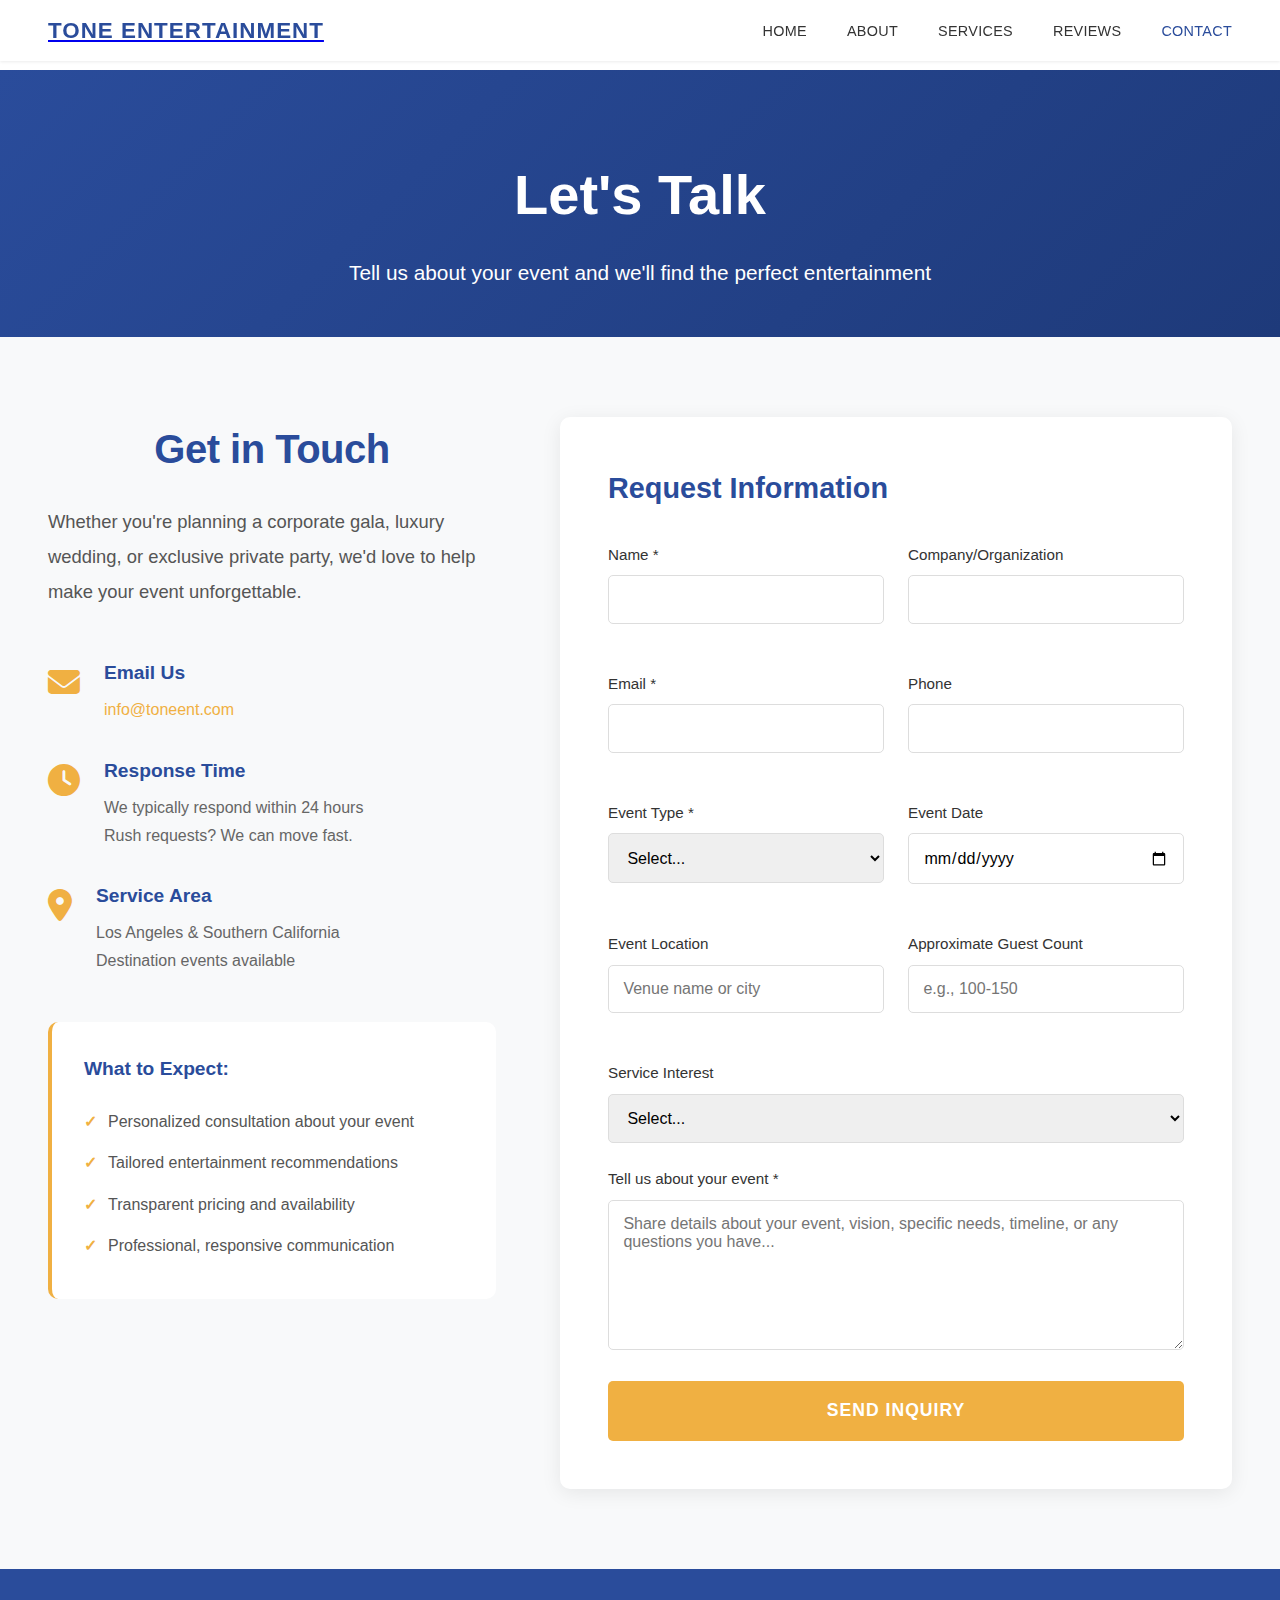
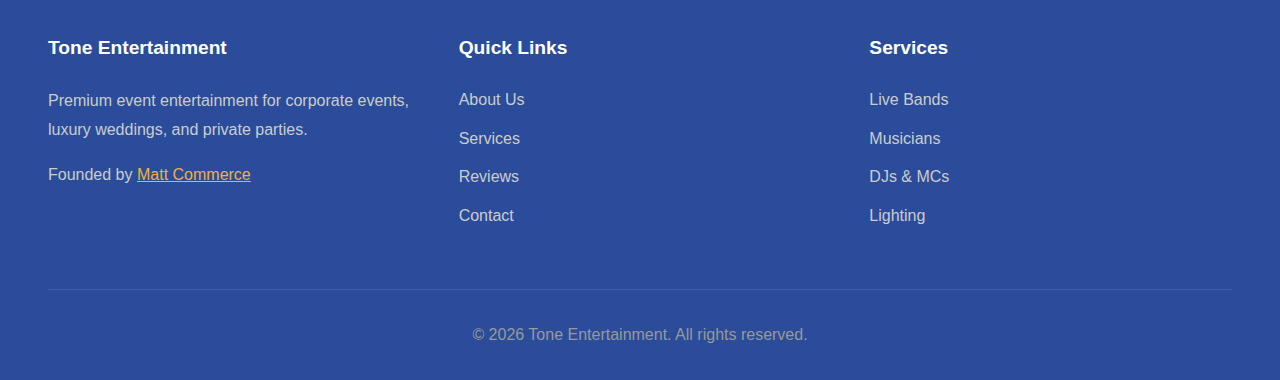
<file: tone-contact.html>
<!DOCTYPE html>
<html lang="en">
<head>
    <meta charset="UTF-8">
    <meta name="viewport" content="width=device-width, initial-scale=1.0">
    <title>Contact Us - Book Premium Event Entertainment | Tone Entertainment</title>
    <meta name="description" content="Contact Tone Entertainment to book world-class musicians, bands, DJs, and lighting for your corporate event, luxury wedding, or private party in Los Angeles.">
    <link rel="stylesheet" href="styles.css">
    <link rel="stylesheet" href="https://cdnjs.cloudflare.com/ajax/libs/font-awesome/6.4.0/css/all.min.css">
</head>
<body>
    <header>
        <nav>
            <a href="index.html" class="logo">
                <span class="logo-text">TONE ENTERTAINMENT</span>
            </a>
            <ul class="nav-links">
                <li><a href="index.html">HOME</a></li>
                <li><a href="about.html">ABOUT</a></li>
                <li><a href="services.html">SERVICES</a></li>
                <li><a href="reviews.html">REVIEWS</a></li>
                <li><a href="contact.html" class="active">CONTACT</a></li>
            </ul>
            <button class="mobile-menu-btn">☰</button>
        </nav>
    </header>

    <section class="page-header">
        <h1>Let's Talk</h1>
        <p class="page-subtitle">Tell us about your event and we'll find the perfect entertainment</p>
    </section>

    <section class="contact-section">
        <div class="contact-container">
            <div class="contact-info">
                <h2>Get in Touch</h2>
                <p class="lead">Whether you're planning a corporate gala, luxury wedding, or exclusive private party, we'd love to help make your event unforgettable.</p>
                
                <div class="contact-details">
                    <div class="contact-item">
                        <div class="contact-icon"><i class="fas fa-envelope"></i></div>
                        <div class="contact-text">
                            <h4>Email Us</h4>
                            <p><a href="mailto:info@toneent.com">info@toneent.com</a></p>
                        </div>
                    </div>
                    
                    <div class="contact-item">
                        <div class="contact-icon"><i class="fas fa-clock"></i></div>
                        <div class="contact-text">
                            <h4>Response Time</h4>
                            <p>We typically respond within 24 hours<br>Rush requests? We can move fast.</p>
                        </div>
                    </div>
                    
                    <div class="contact-item">
                        <div class="contact-icon"><i class="fas fa-map-marker-alt"></i></div>
                        <div class="contact-text">
                            <h4>Service Area</h4>
                            <p>Los Angeles & Southern California<br>Destination events available</p>
                        </div>
                    </div>
                </div>

                <div class="why-contact-box">
                    <h4>What to Expect:</h4>
                    <ul>
                        <li>Personalized consultation about your event</li>
                        <li>Tailored entertainment recommendations</li>
                        <li>Transparent pricing and availability</li>
                        <li>Professional, responsive communication</li>
                    </ul>
                </div>
            </div>

            <div class="contact-form-wrapper">
                <form class="contact-form" id="contact-form" action="https://formspree.io/f/YOUR_FORM_ID" method="POST">
                    <h3>Request Information</h3>
                    
                    <div class="form-row">
                        <div class="form-group">
                            <label for="name">Name *</label>
                            <input type="text" id="name" name="name" required>
                        </div>
                        <div class="form-group">
                            <label for="company">Company/Organization</label>
                            <input type="text" id="company" name="company">
                        </div>
                    </div>

                    <div class="form-row">
                        <div class="form-group">
                            <label for="email">Email *</label>
                            <input type="email" id="email" name="email" required>
                        </div>
                        <div class="form-group">
                            <label for="phone">Phone</label>
                            <input type="tel" id="phone" name="phone">
                        </div>
                    </div>

                    <div class="form-row">
                        <div class="form-group">
                            <label for="event-type">Event Type *</label>
                            <select id="event-type" name="event-type" required>
                                <option value="">Select...</option>
                                <option value="corporate">Corporate Event</option>
                                <option value="wedding">Wedding</option>
                                <option value="private-party">Private Party</option>
                                <option value="fundraiser">Fundraiser/Gala</option>
                                <option value="other">Other</option>
                            </select>
                        </div>
                        <div class="form-group">
                            <label for="event-date">Event Date</label>
                            <input type="date" id="event-date" name="event-date">
                        </div>
                    </div>

                    <div class="form-row">
                        <div class="form-group">
                            <label for="location">Event Location</label>
                            <input type="text" id="location" name="location" placeholder="Venue name or city">
                        </div>
                        <div class="form-group">
                            <label for="guest-count">Approximate Guest Count</label>
                            <input type="text" id="guest-count" name="guest-count" placeholder="e.g., 100-150">
                        </div>
                    </div>

                    <div class="form-group">
                        <label for="service">Service Interest</label>
                        <select id="service" name="service">
                            <option value="">Select...</option>
                            <option value="band">Live Band</option>
                            <option value="musician">Solo Musician/Duo</option>
                            <option value="dj">DJ/MC</option>
                            <option value="lighting">Lighting Package</option>
                            <option value="multiple">Multiple Services</option>
                            <option value="not-sure">Not Sure Yet</option>
                        </select>
                    </div>

                    <div class="form-group">
                        <label for="message">Tell us about your event *</label>
                        <textarea id="message" name="message" required placeholder="Share details about your event, vision, specific needs, timeline, or any questions you have..."></textarea>
                    </div>

                    <button type="submit" class="submit-btn">SEND INQUIRY</button>
                </form>
            </div>
        </div>
    </section>

    <footer>
        <div class="footer-content">
            <div class="footer-col">
                <h4>Tone Entertainment</h4>
                <p>Premium event entertainment for corporate events, luxury weddings, and private parties.</p>
                <p style="margin-top: 1rem;">Founded by <a href="https://mattcommerce.com" target="_blank" style="color: var(--accent-color);">Matt Commerce</a></p>
            </div>
            <div class="footer-col">
                <h4>Quick Links</h4>
                <ul>
                    <li><a href="about.html">About Us</a></li>
                    <li><a href="services.html">Services</a></li>
                    <li><a href="reviews.html">Reviews</a></li>
                    <li><a href="contact.html">Contact</a></li>
                </ul>
            </div>
            <div class="footer-col">
                <h4>Services</h4>
                <ul>
                    <li><a href="services.html#bands">Live Bands</a></li>
                    <li><a href="services.html#musicians">Musicians</a></li>
                    <li><a href="services.html#djs">DJs & MCs</a></li>
                    <li><a href="services.html#lighting">Lighting</a></li>
                </ul>
            </div>
        </div>
        <div class="footer-bottom">
            <p>&copy; 2026 Tone Entertainment. All rights reserved.</p>
        </div>
    </footer>

    <script src="script.js"></script>
</body>
</html>
</file>
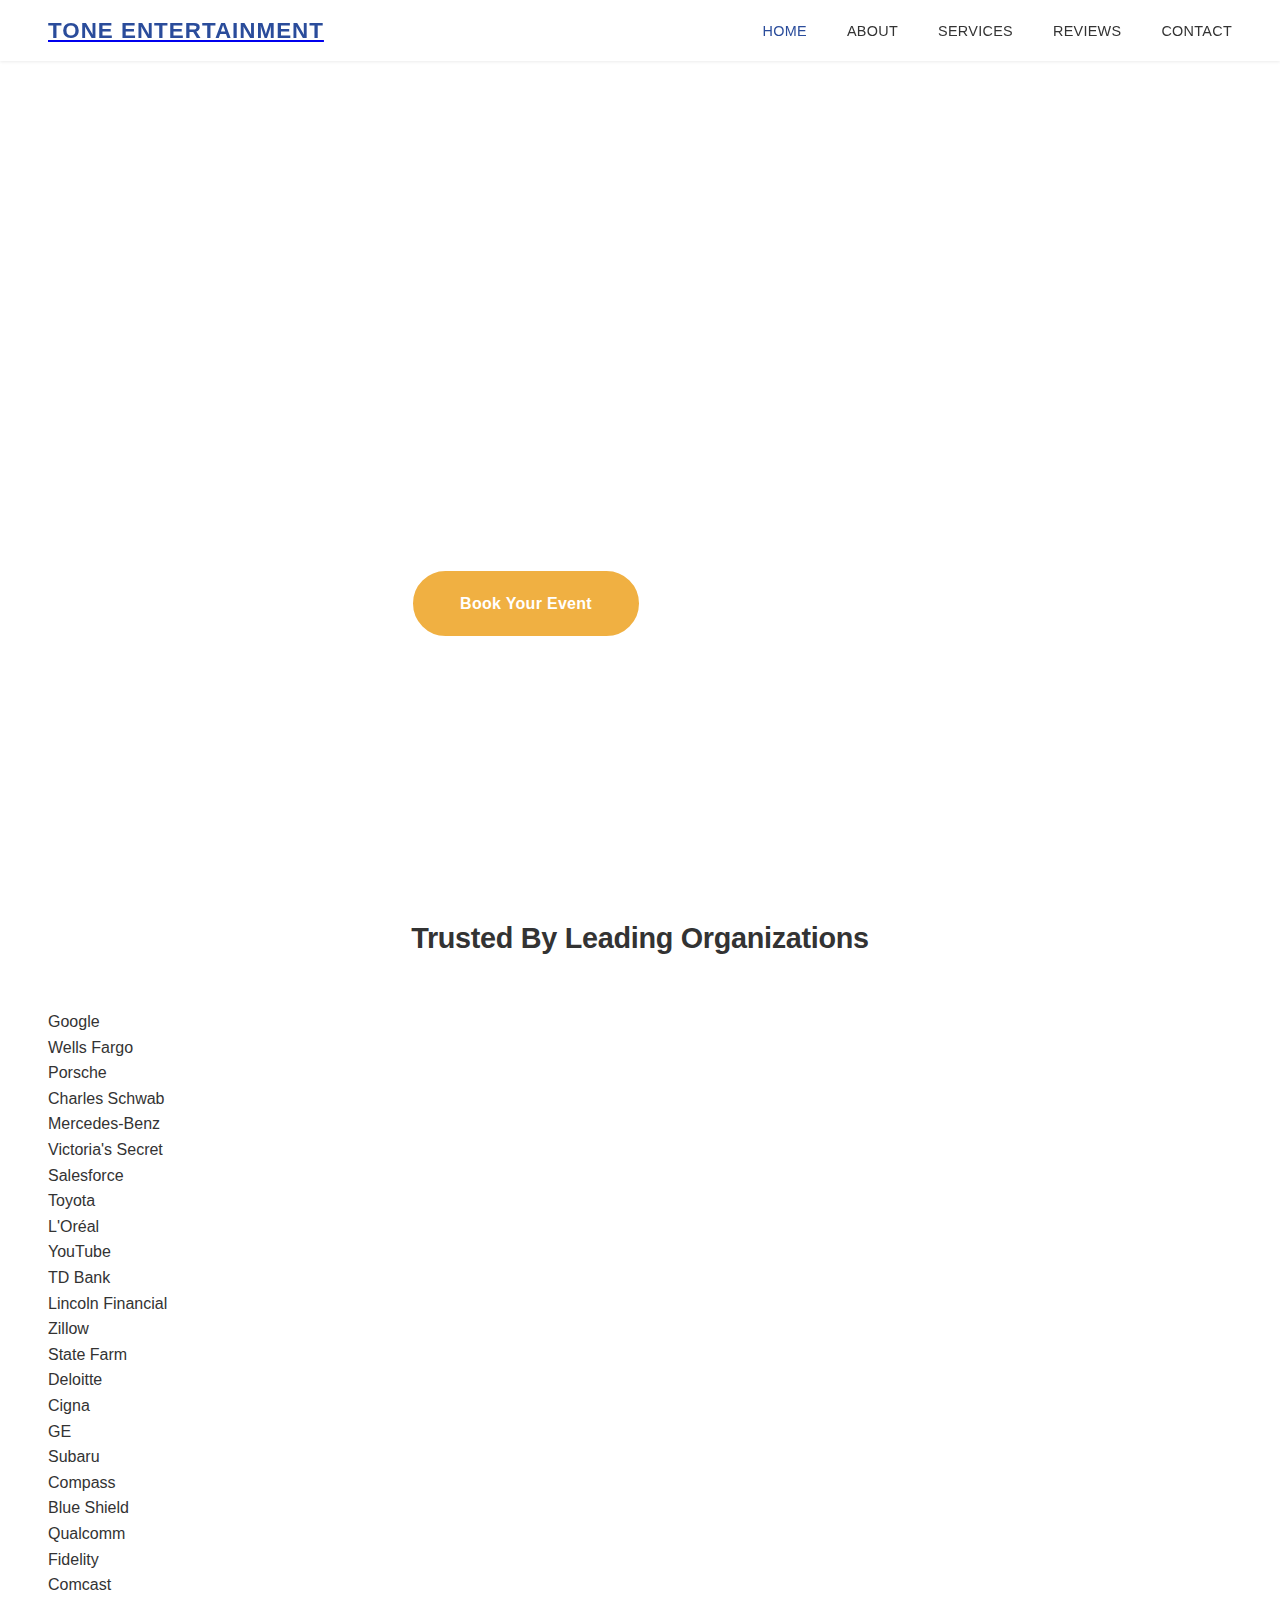
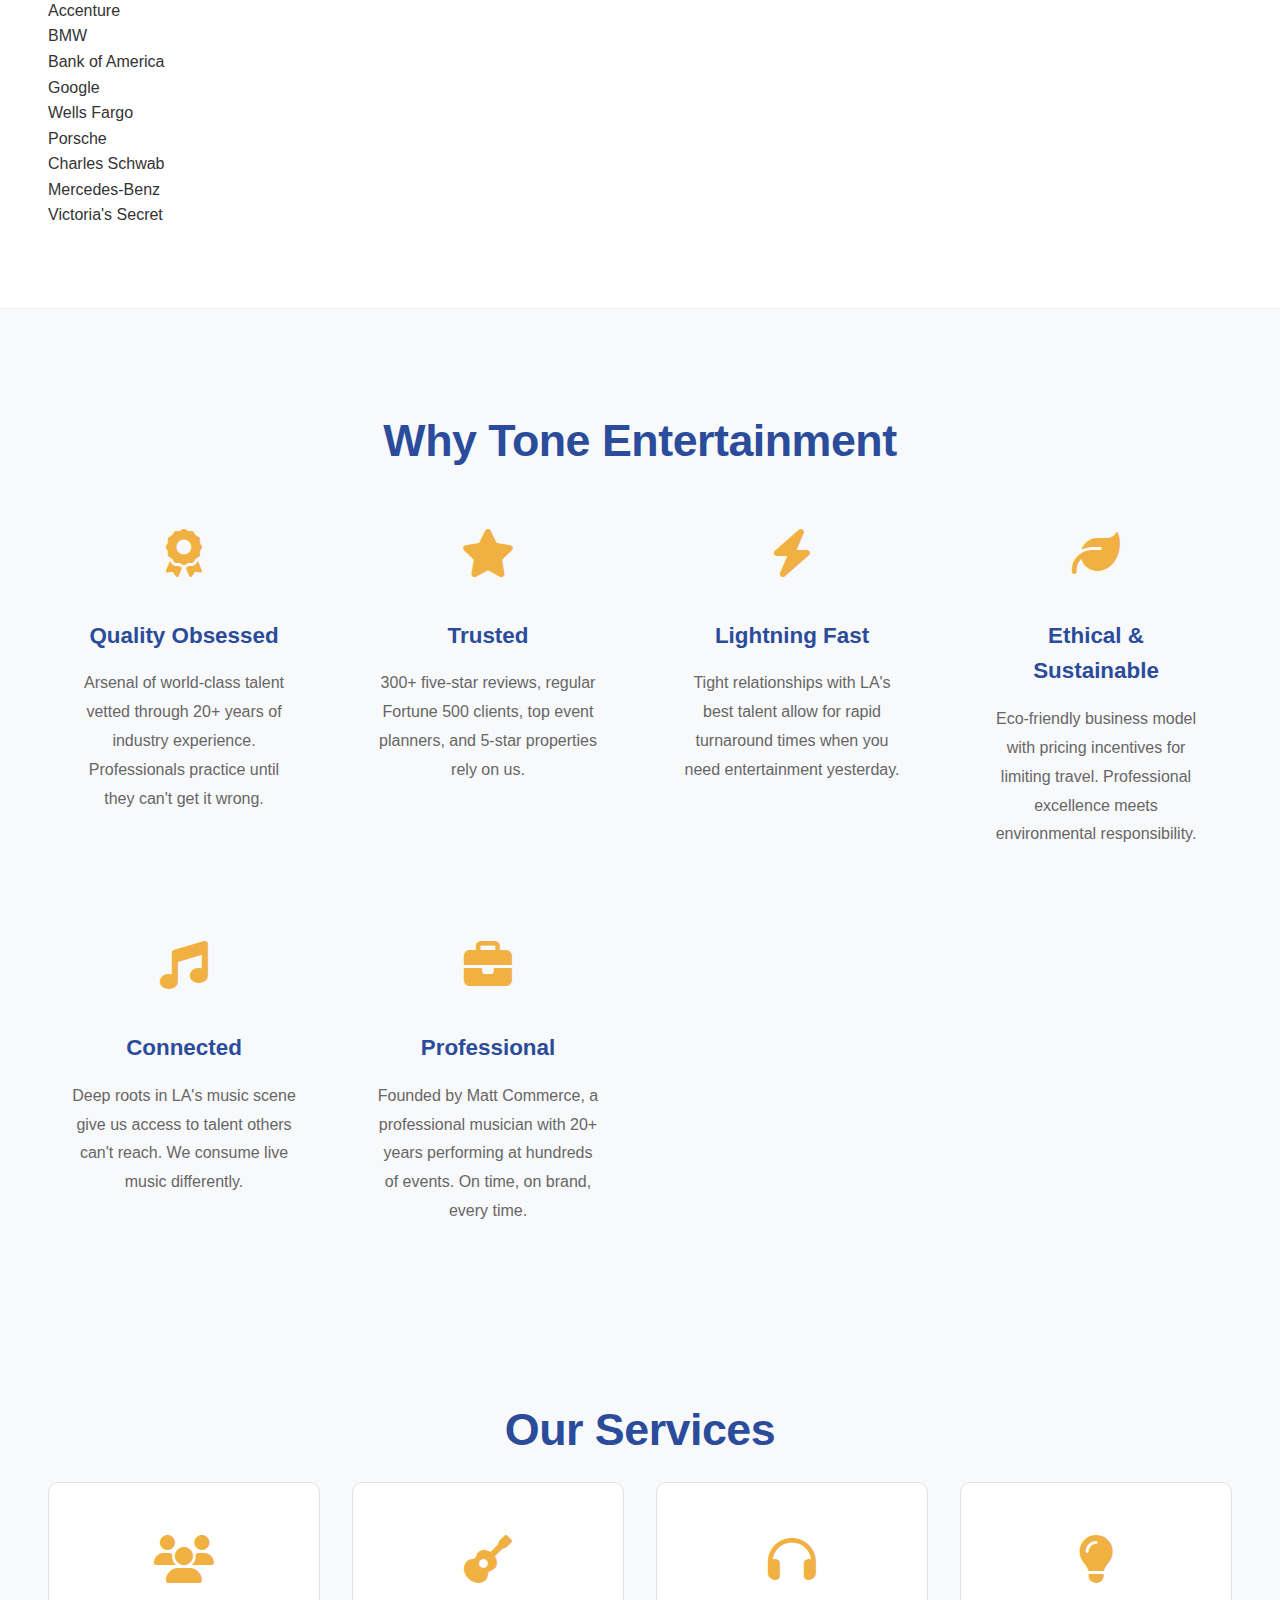
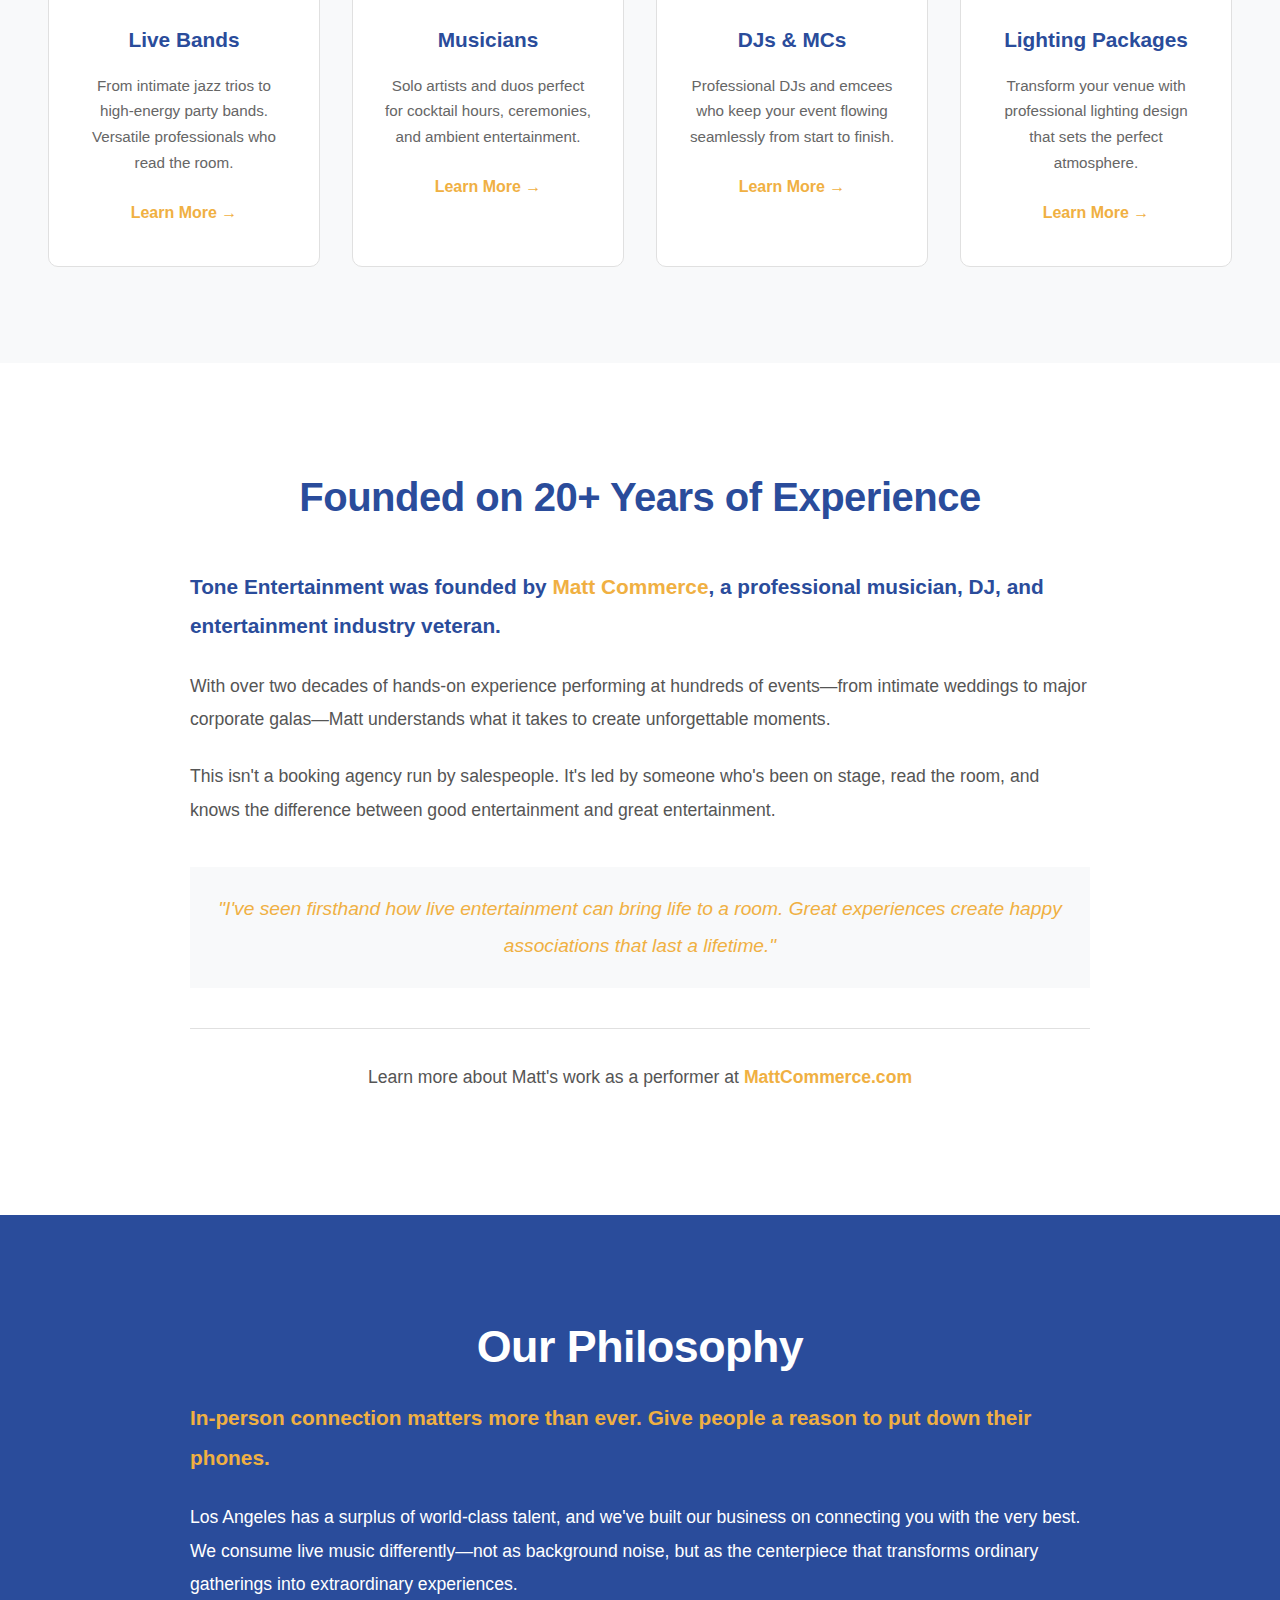
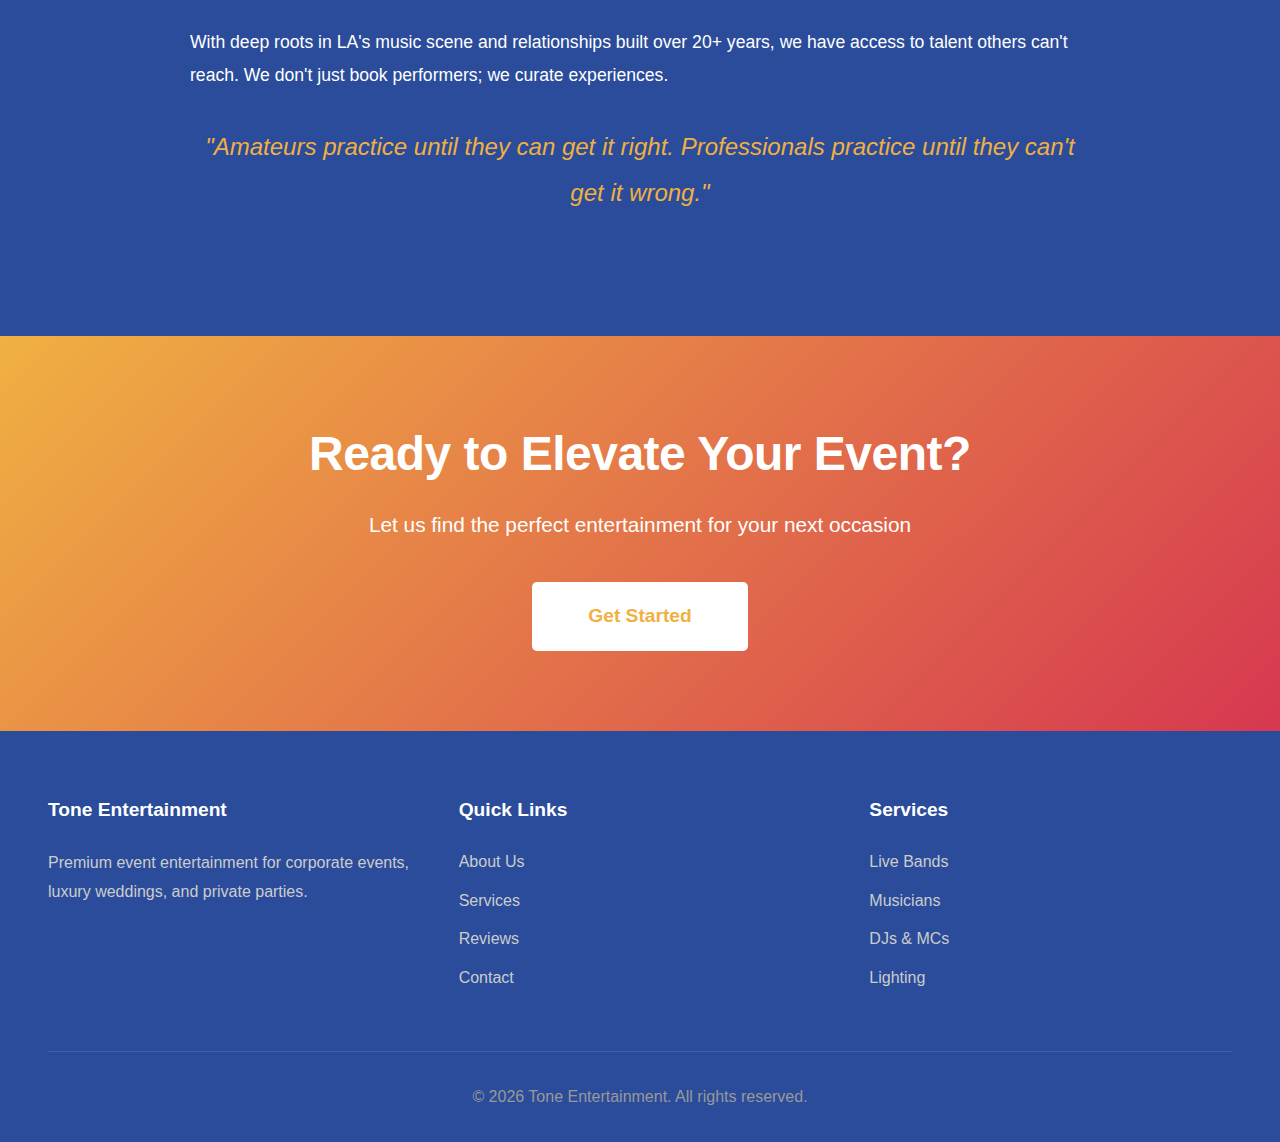
<file: tone-home.html>
<!DOCTYPE html>
<html lang="en">
<head>
    <meta charset="UTF-8">
    <meta name="viewport" content="width=device-width, initial-scale=1.0">
    <title>Tone Entertainment - Premium Event Entertainment for Corporate Events & Luxury Weddings</title>
    <meta name="description" content="Los Angeles-based entertainment booking agency specializing in corporate events, luxury weddings, and private parties. Quality musicians, DJs, bands, and lighting packages. Trusted by Google, Wells Fargo, Porsche, and more.">
    <meta name="keywords" content="corporate event entertainment, luxury wedding entertainment, DJ booking, live band booking, Los Angeles entertainment agency, corporate party entertainment, event lighting packages">
    
    <!-- Structured Data -->
    <script type="application/ld+json">
    {
      "@context": "https://schema.org",
      "@type": "EventPlanner",
      "name": "Tone Entertainment",
      "description": "Premium event entertainment booking for corporate events, luxury weddings, and private parties in Los Angeles",
      "areaServed": "Los Angeles, California",
      "priceRange": "$$$",
      "aggregateRating": {
        "@type": "AggregateRating",
        "ratingValue": "5",
        "bestRating": "5",
        "ratingCount": "300+"
      }
    }
    </script>
    
    <link rel="stylesheet" href="styles.css">
    <link rel="stylesheet" href="https://cdnjs.cloudflare.com/ajax/libs/font-awesome/6.4.0/css/all.min.css">
</head>
<body>
    <header>
        <nav>
            <a href="index.html" class="logo">
                <span class="logo-text">TONE ENTERTAINMENT</span>
            </a>
            <ul class="nav-links">
                <li><a href="index.html" class="active">HOME</a></li>
                <li><a href="about.html">ABOUT</a></li>
                <li><a href="services.html">SERVICES</a></li>
                <li><a href="reviews.html">REVIEWS</a></li>
                <li><a href="contact.html">CONTACT</a></li>
            </ul>
            <button class="mobile-menu-btn">☰</button>
        </nav>
    </header>

    <section class="hero">
        <div class="hero-overlay"></div>
        <div class="hero-content">
            <h1>Premium Event Entertainment</h1>
            <p class="hero-tagline">On Time. On Brand.</p>
            <p class="hero-subtitle">World-class musicians, DJs, and lighting for corporate events, luxury weddings, and exclusive private parties</p>
            <div class="hero-cta">
                <a href="contact.html" class="btn-primary">Book Your Event</a>
                <a href="services.html" class="btn-secondary">View Services</a>
            </div>
        </div>
    </section>

    <!-- Trusted By Section -->
    <section class="trusted-by">
        <h2>Trusted By Leading Organizations</h2>
        <div class="logo-slider">
            <div class="logo-track">
                <div class="logo-item">Google</div>
                <div class="logo-item">Wells Fargo</div>
                <div class="logo-item">Porsche</div>
                <div class="logo-item">Charles Schwab</div>
                <div class="logo-item">Mercedes-Benz</div>
                <div class="logo-item">Victoria's Secret</div>
                <div class="logo-item">Salesforce</div>
                <div class="logo-item">Toyota</div>
                <div class="logo-item">L'Oréal</div>
                <div class="logo-item">YouTube</div>
                <div class="logo-item">TD Bank</div>
                <div class="logo-item">Lincoln Financial</div>
                <div class="logo-item">Zillow</div>
                <div class="logo-item">State Farm</div>
                <div class="logo-item">Deloitte</div>
                <div class="logo-item">Cigna</div>
                <div class="logo-item">GE</div>
                <div class="logo-item">Subaru</div>
                <div class="logo-item">Compass</div>
                <div class="logo-item">Blue Shield</div>
                <div class="logo-item">Qualcomm</div>
                <div class="logo-item">Fidelity</div>
                <div class="logo-item">Comcast</div>
                <div class="logo-item">Accenture</div>
                <div class="logo-item">BMW</div>
                <div class="logo-item">Bank of America</div>
                <!-- Duplicate for seamless loop -->
                <div class="logo-item">Google</div>
                <div class="logo-item">Wells Fargo</div>
                <div class="logo-item">Porsche</div>
                <div class="logo-item">Charles Schwab</div>
                <div class="logo-item">Mercedes-Benz</div>
                <div class="logo-item">Victoria's Secret</div>
            </div>
        </div>
    </section>

    <!-- Why Choose Us -->
    <section class="why-choose">
        <h2>Why Tone Entertainment</h2>
        <div class="values-grid">
            <div class="value-card">
                <div class="value-icon"><i class="fas fa-award"></i></div>
                <h3>Quality Obsessed</h3>
                <p>Arsenal of world-class talent vetted through 20+ years of industry experience. Professionals practice until they can't get it wrong.</p>
            </div>
            <div class="value-card">
                <div class="value-icon"><i class="fas fa-star"></i></div>
                <h3>Trusted</h3>
                <p>300+ five-star reviews, regular Fortune 500 clients, top event planners, and 5-star properties rely on us.</p>
            </div>
            <div class="value-card">
                <div class="value-icon"><i class="fas fa-bolt"></i></div>
                <h3>Lightning Fast</h3>
                <p>Tight relationships with LA's best talent allow for rapid turnaround times when you need entertainment yesterday.</p>
            </div>
            <div class="value-card">
                <div class="value-icon"><i class="fas fa-leaf"></i></div>
                <h3>Ethical & Sustainable</h3>
                <p>Eco-friendly business model with pricing incentives for limiting travel. Professional excellence meets environmental responsibility.</p>
            </div>
            <div class="value-card">
                <div class="value-icon"><i class="fas fa-music"></i></div>
                <h3>Connected</h3>
                <p>Deep roots in LA's music scene give us access to talent others can't reach. We consume live music differently.</p>
            </div>
            <div class="value-card">
                <div class="value-icon"><i class="fas fa-briefcase"></i></div>
                <h3>Professional</h3>
                <p>Founded by Matt Commerce, a professional musician with 20+ years performing at hundreds of events. On time, on brand, every time.</p>
            </div>
        </div>
    </section>

    <!-- Services Preview -->
    <section class="services-preview">
        <h2>Our Services</h2>
        <div class="services-grid">
            <div class="service-card">
                <div class="service-icon"><i class="fas fa-users"></i></div>
                <h3>Live Bands</h3>
                <p>From intimate jazz trios to high-energy party bands. Versatile professionals who read the room.</p>
                <a href="services.html#bands" class="service-link">Learn More →</a>
            </div>
            <div class="service-card">
                <div class="service-icon"><i class="fas fa-guitar"></i></div>
                <h3>Musicians</h3>
                <p>Solo artists and duos perfect for cocktail hours, ceremonies, and ambient entertainment.</p>
                <a href="services.html#musicians" class="service-link">Learn More →</a>
            </div>
            <div class="service-card">
                <div class="service-icon"><i class="fas fa-headphones"></i></div>
                <h3>DJs & MCs</h3>
                <p>Professional DJs and emcees who keep your event flowing seamlessly from start to finish.</p>
                <a href="services.html#djs" class="service-link">Learn More →</a>
            </div>
            <div class="service-card">
                <div class="service-icon"><i class="fas fa-lightbulb"></i></div>
                <h3>Lighting Packages</h3>
                <p>Transform your venue with professional lighting design that sets the perfect atmosphere.</p>
                <a href="services.html#lighting" class="service-link">Learn More →</a>
            </div>
        </div>
    </section>

    <!-- Founder Section -->
    <section class="founder-section">
        <div class="founder-content">
            <div class="founder-text">
                <h2>Founded on 20+ Years of Experience</h2>
                <p class="lead">Tone Entertainment was founded by <a href="https://mattcommerce.com" target="_blank" class="founder-link">Matt Commerce</a>, a professional musician, DJ, and entertainment industry veteran.</p>
                <p>With over two decades of hands-on experience performing at hundreds of events—from intimate weddings to major corporate galas—Matt understands what it takes to create unforgettable moments.</p>
                <p>This isn't a booking agency run by salespeople. It's led by someone who's been on stage, read the room, and knows the difference between good entertainment and great entertainment.</p>
                <p class="quote">"I've seen firsthand how live entertainment can bring life to a room. Great experiences create happy associations that last a lifetime."</p>
                <p class="founder-cta">Learn more about Matt's work as a performer at <a href="https://mattcommerce.com" target="_blank" class="founder-link">MattCommerce.com</a></p>
            </div>
        </div>
    </section>

    <!-- Philosophy Section -->
    <section class="philosophy">
        <div class="philosophy-content">
            <h2>Our Philosophy</h2>
            <div class="philosophy-text">
                <p class="lead">In-person connection matters more than ever. Give people a reason to put down their phones.</p>
                <p>Los Angeles has a surplus of world-class talent, and we've built our business on connecting you with the very best. We consume live music differently—not as background noise, but as the centerpiece that transforms ordinary gatherings into extraordinary experiences.</p>
                <p>With deep roots in LA's music scene and relationships built over 20+ years, we have access to talent others can't reach. We don't just book performers; we curate experiences.</p>
                <p class="quote">"Amateurs practice until they can get it right. Professionals practice until they can't get it wrong."</p>
            </div>
        </div>
    </section>

    <!-- CTA Section -->
    <section class="cta-section">
        <div class="cta-content">
            <h2>Ready to Elevate Your Event?</h2>
            <p>Let us find the perfect entertainment for your next occasion</p>
            <a href="contact.html" class="btn-primary-large">Get Started</a>
        </div>
    </section>

    <footer>
        <div class="footer-content">
            <div class="footer-col">
                <h4>Tone Entertainment</h4>
                <p>Premium event entertainment for corporate events, luxury weddings, and private parties.</p>
            </div>
            <div class="footer-col">
                <h4>Quick Links</h4>
                <ul>
                    <li><a href="about.html">About Us</a></li>
                    <li><a href="services.html">Services</a></li>
                    <li><a href="reviews.html">Reviews</a></li>
                    <li><a href="contact.html">Contact</a></li>
                </ul>
            </div>
            <div class="footer-col">
                <h4>Services</h4>
                <ul>
                    <li><a href="services.html#bands">Live Bands</a></li>
                    <li><a href="services.html#musicians">Musicians</a></li>
                    <li><a href="services.html#djs">DJs & MCs</a></li>
                    <li><a href="services.html#lighting">Lighting</a></li>
                </ul>
            </div>
        </div>
        <div class="footer-bottom">
            <p>&copy; 2026 Tone Entertainment. All rights reserved.</p>
        </div>
    </footer>

    <script src="script.js"></script>
</body>
</html>
</file>
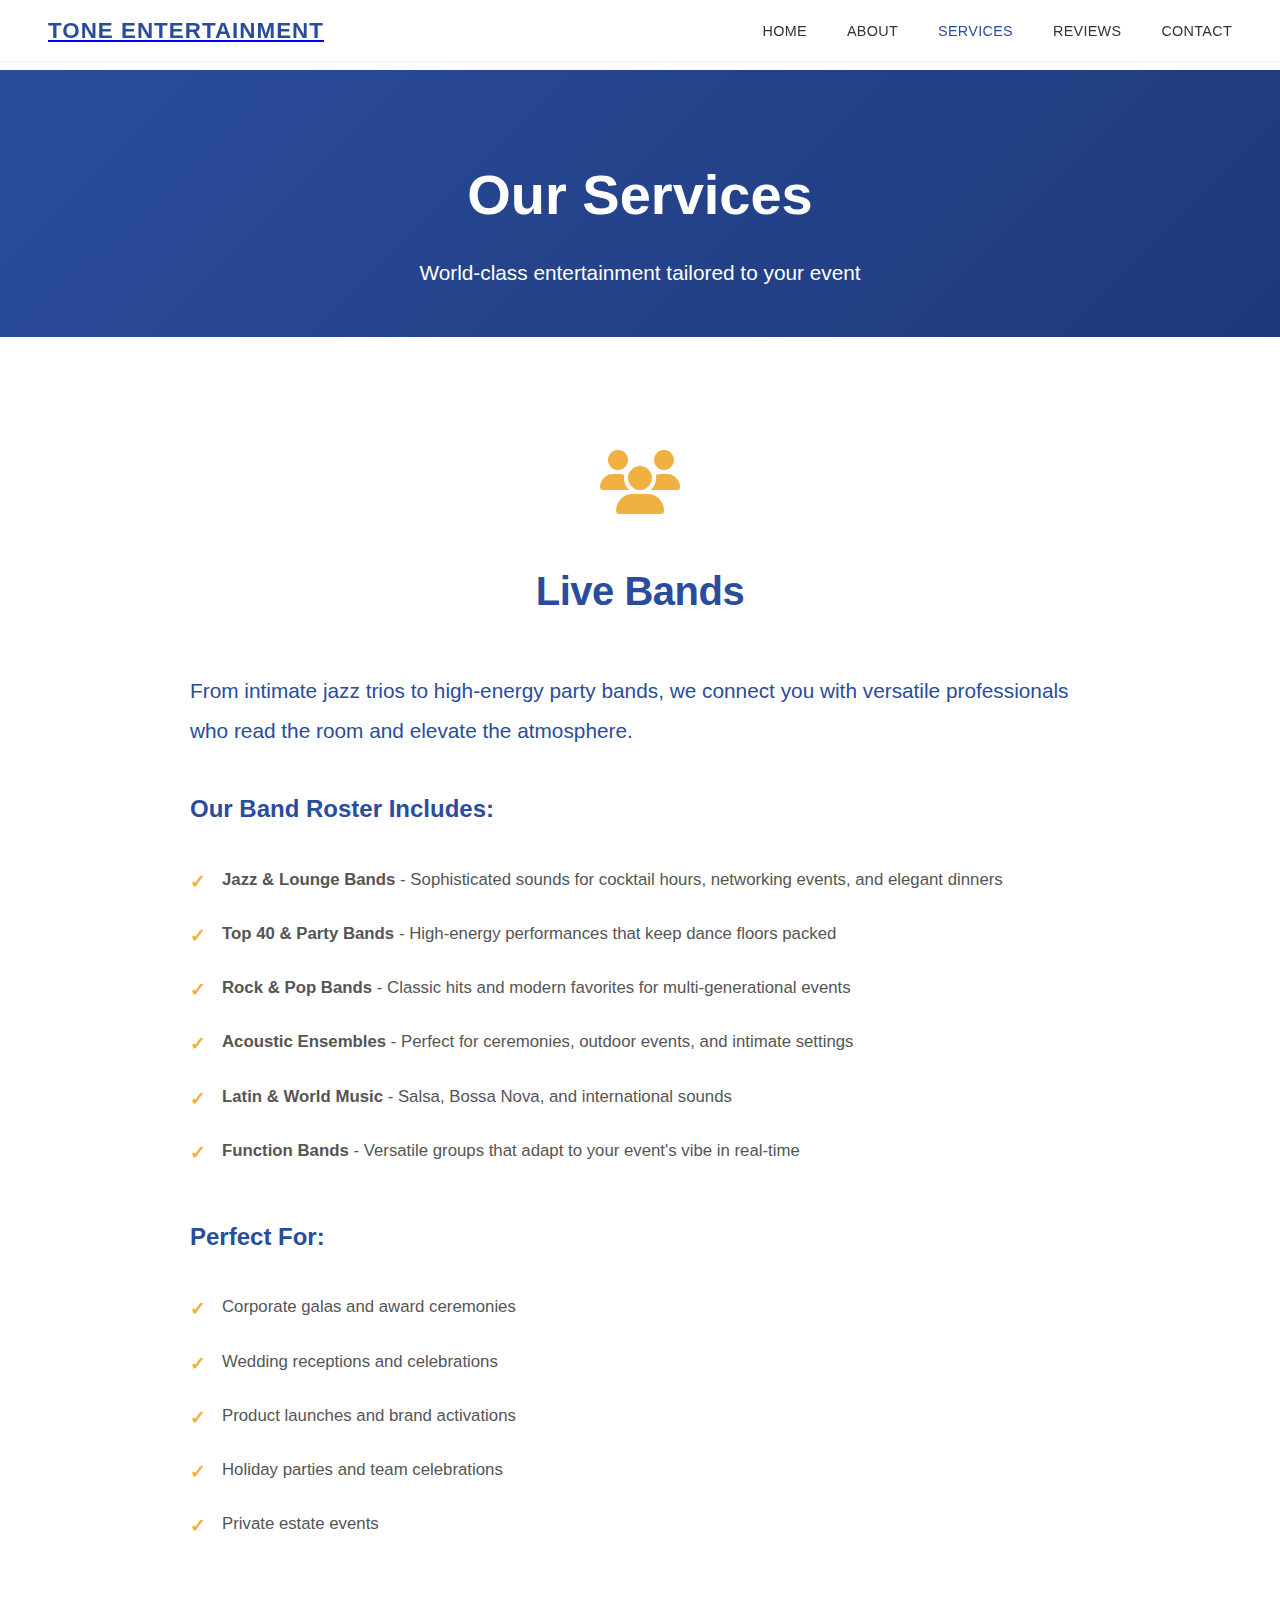
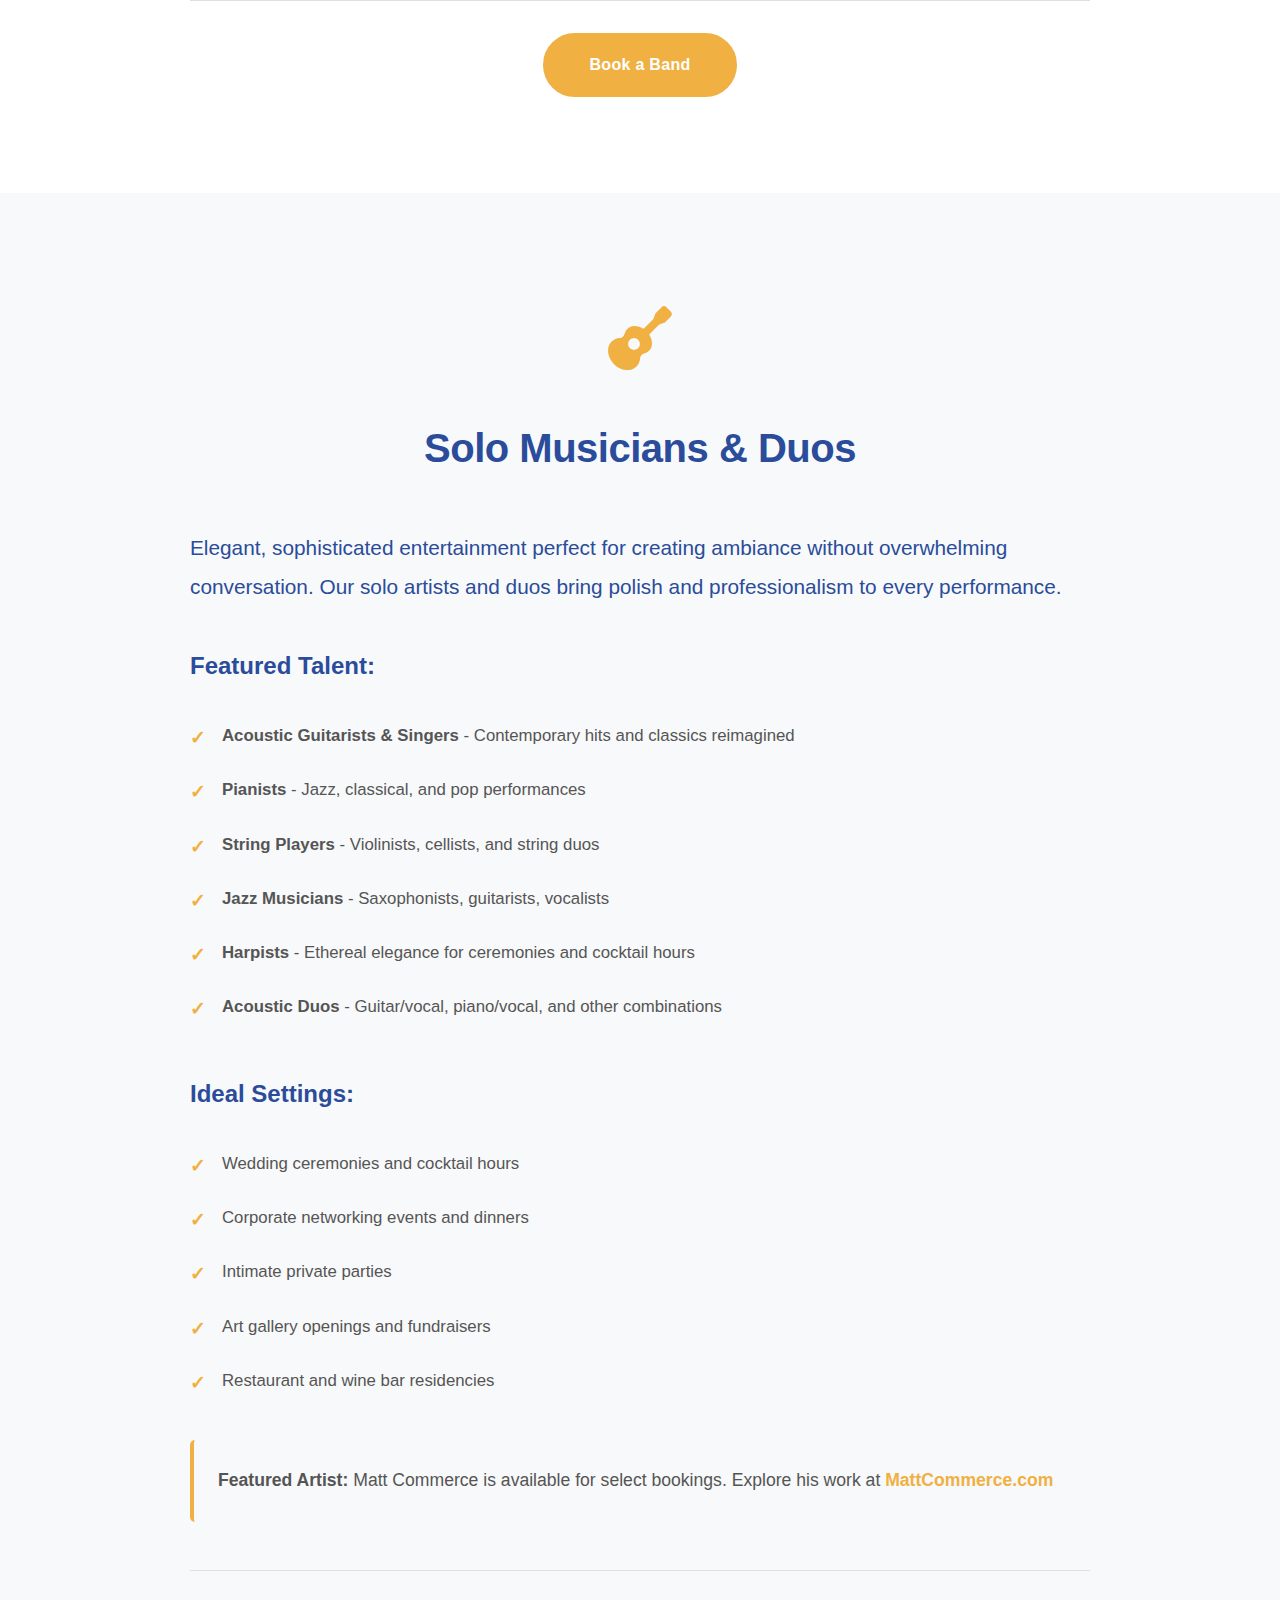
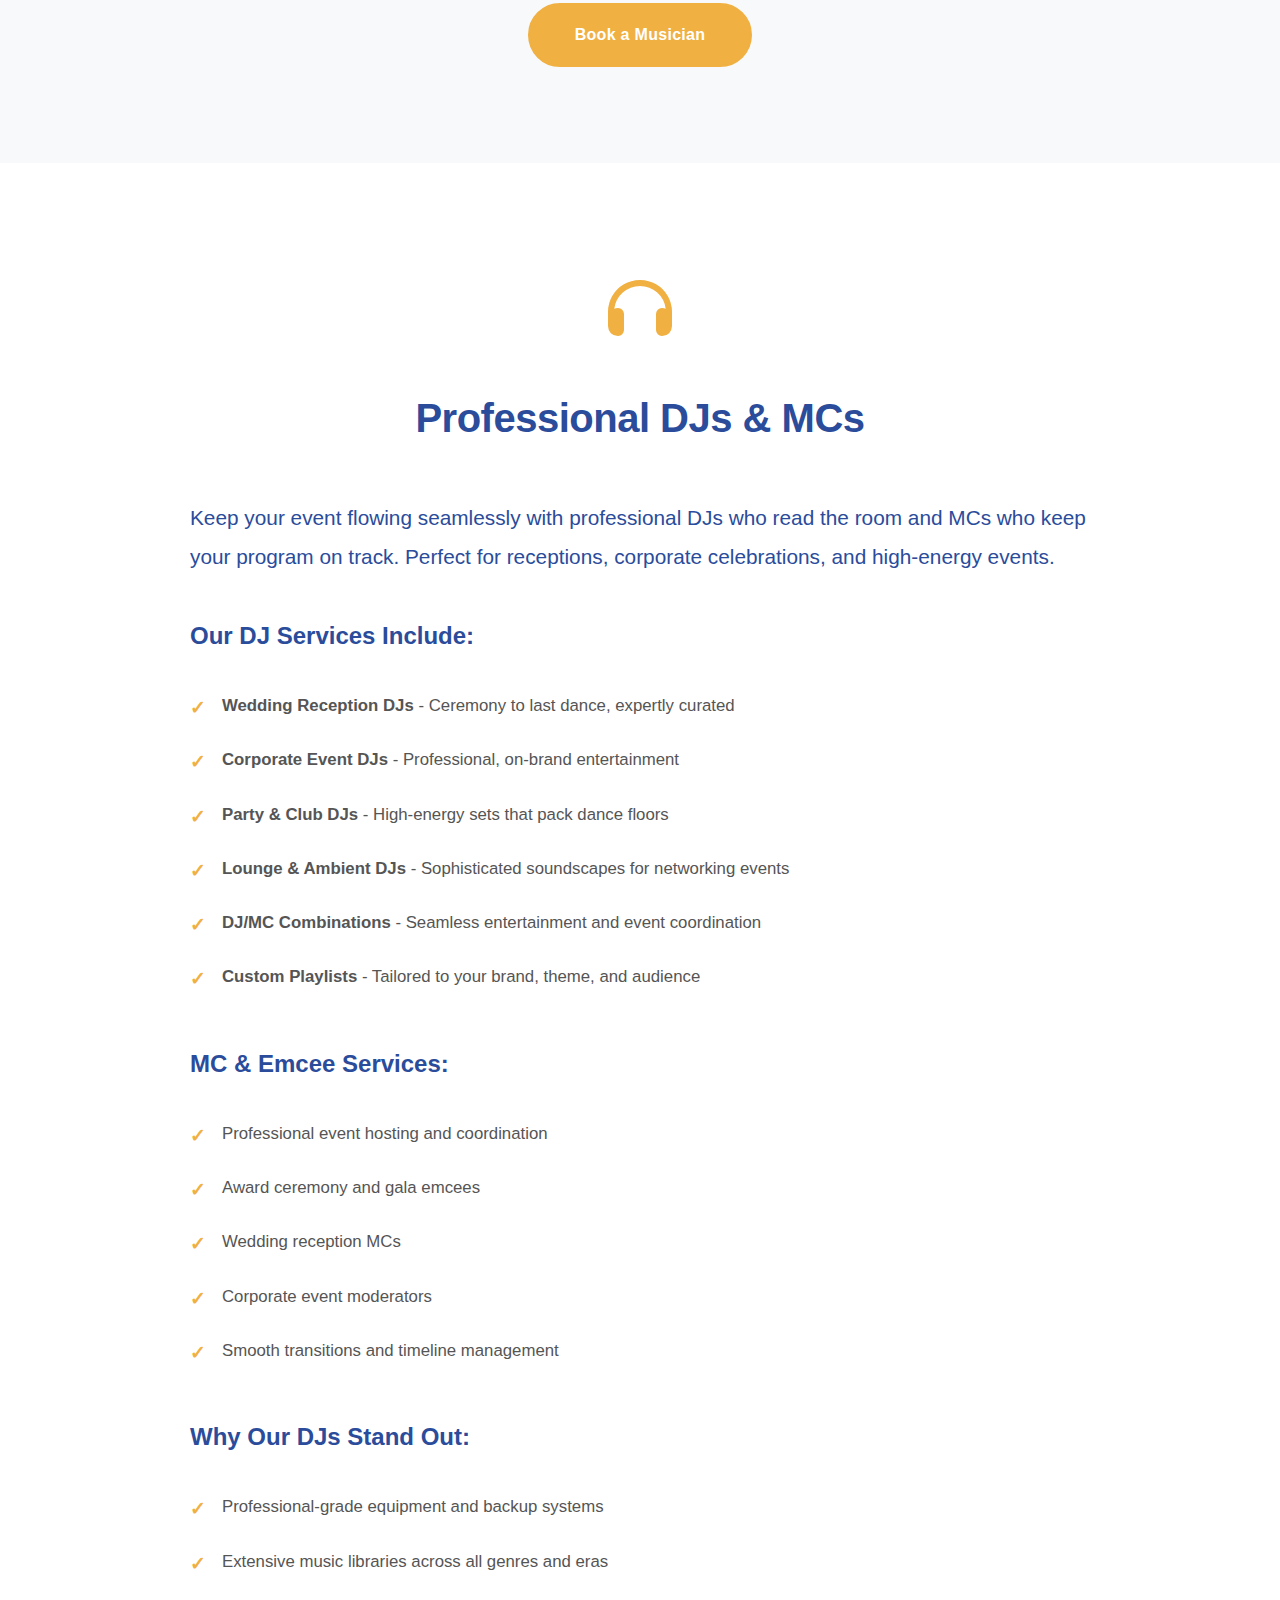
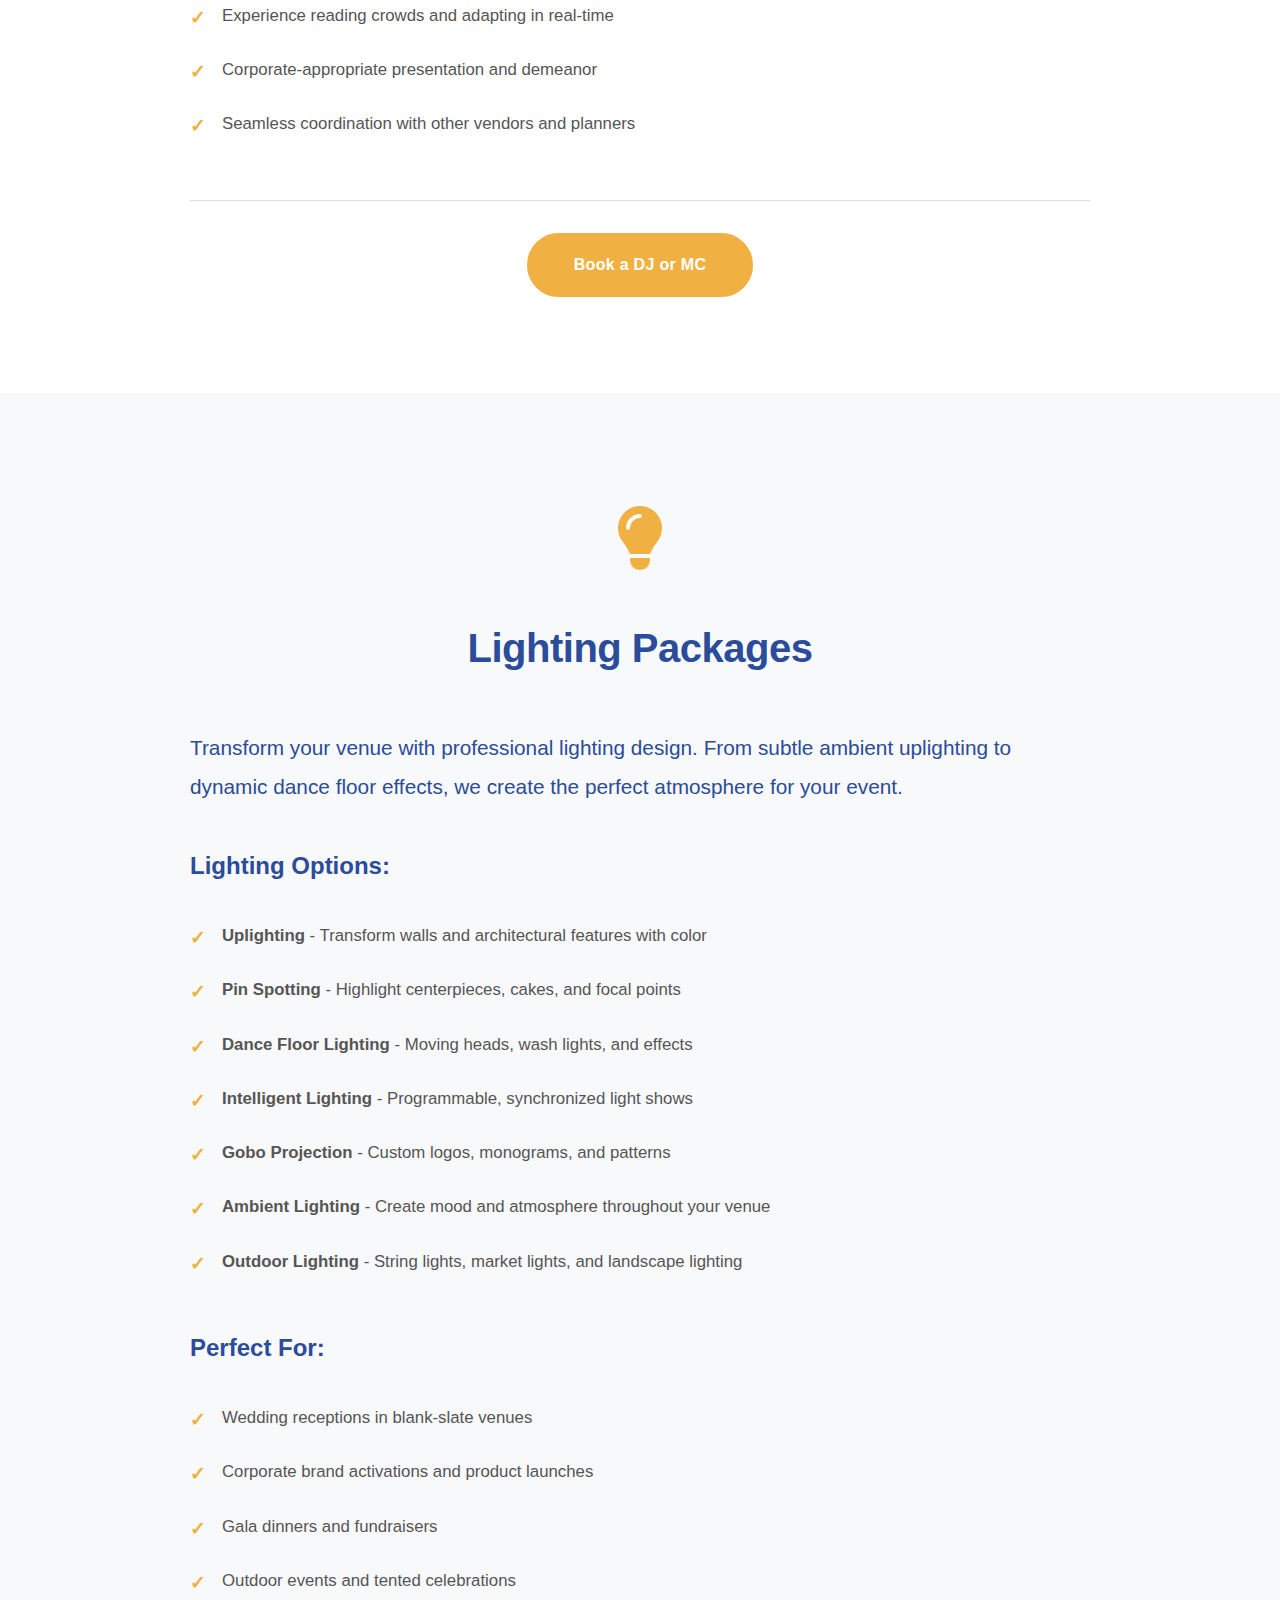
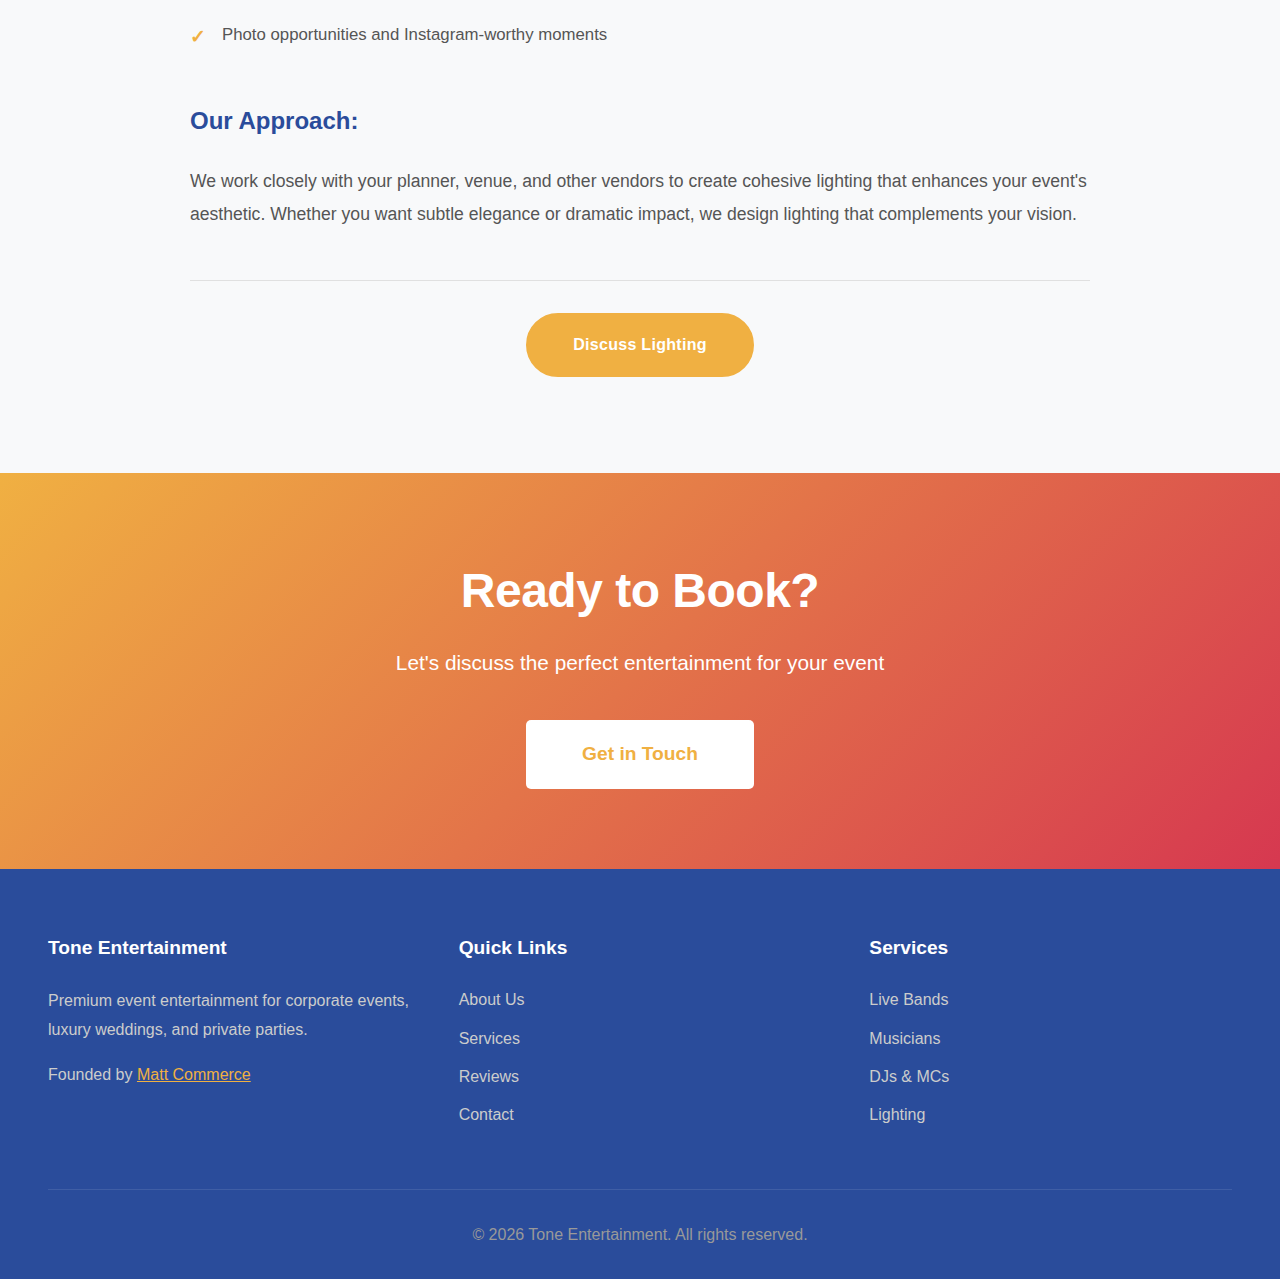
<file: tone-services.html>
<!DOCTYPE html>
<html lang="en">
<head>
    <meta charset="UTF-8">
    <meta name="viewport" content="width=device-width, initial-scale=1.0">
    <title>Entertainment Services - Musicians, Bands, DJs & Lighting | Tone Entertainment</title>
    <meta name="description" content="Premium entertainment services for corporate events and luxury weddings. Live bands, solo musicians, professional DJs & MCs, and lighting packages in Los Angeles.">
    <link rel="stylesheet" href="styles.css">
    <link rel="stylesheet" href="https://cdnjs.cloudflare.com/ajax/libs/font-awesome/6.4.0/css/all.min.css">
</head>
<body>
    <header>
        <nav>
            <a href="index.html" class="logo">
                <span class="logo-text">TONE ENTERTAINMENT</span>
            </a>
            <ul class="nav-links">
                <li><a href="index.html">HOME</a></li>
                <li><a href="about.html">ABOUT</a></li>
                <li><a href="services.html" class="active">SERVICES</a></li>
                <li><a href="reviews.html">REVIEWS</a></li>
                <li><a href="contact.html">CONTACT</a></li>
            </ul>
            <button class="mobile-menu-btn">☰</button>
        </nav>
    </header>

    <section class="page-header">
        <h1>Our Services</h1>
        <p class="page-subtitle">World-class entertainment tailored to your event</p>
    </section>

    <!-- Live Bands -->
    <section id="bands" class="service-detail">
        <div class="service-detail-content">
            <div class="service-detail-header">
                <div class="service-detail-icon"><i class="fas fa-users"></i></div>
                <h2>Live Bands</h2>
            </div>
            <div class="service-detail-text">
                <p class="lead">From intimate jazz trios to high-energy party bands, we connect you with versatile professionals who read the room and elevate the atmosphere.</p>
                
                <h3>Our Band Roster Includes:</h3>
                <ul class="service-list">
                    <li><strong>Jazz & Lounge Bands</strong> - Sophisticated sounds for cocktail hours, networking events, and elegant dinners</li>
                    <li><strong>Top 40 & Party Bands</strong> - High-energy performances that keep dance floors packed</li>
                    <li><strong>Rock & Pop Bands</strong> - Classic hits and modern favorites for multi-generational events</li>
                    <li><strong>Acoustic Ensembles</strong> - Perfect for ceremonies, outdoor events, and intimate settings</li>
                    <li><strong>Latin & World Music</strong> - Salsa, Bossa Nova, and international sounds</li>
                    <li><strong>Function Bands</strong> - Versatile groups that adapt to your event's vibe in real-time</li>
                </ul>

                <h3>Perfect For:</h3>
                <ul class="service-list">
                    <li>Corporate galas and award ceremonies</li>
                    <li>Wedding receptions and celebrations</li>
                    <li>Product launches and brand activations</li>
                    <li>Holiday parties and team celebrations</li>
                    <li>Private estate events</li>
                </ul>

                <div class="service-cta">
                    <a href="contact.html" class="btn-primary">Book a Band</a>
                </div>
            </div>
        </div>
    </section>

    <!-- Musicians -->
    <section id="musicians" class="service-detail alt-bg">
        <div class="service-detail-content">
            <div class="service-detail-header">
                <div class="service-detail-icon"><i class="fas fa-guitar"></i></div>
                <h2>Solo Musicians & Duos</h2>
            </div>
            <div class="service-detail-text">
                <p class="lead">Elegant, sophisticated entertainment perfect for creating ambiance without overwhelming conversation. Our solo artists and duos bring polish and professionalism to every performance.</p>
                
                <h3>Featured Talent:</h3>
                <ul class="service-list">
                    <li><strong>Acoustic Guitarists & Singers</strong> - Contemporary hits and classics reimagined</li>
                    <li><strong>Pianists</strong> - Jazz, classical, and pop performances</li>
                    <li><strong>String Players</strong> - Violinists, cellists, and string duos</li>
                    <li><strong>Jazz Musicians</strong> - Saxophonists, guitarists, vocalists</li>
                    <li><strong>Harpists</strong> - Ethereal elegance for ceremonies and cocktail hours</li>
                    <li><strong>Acoustic Duos</strong> - Guitar/vocal, piano/vocal, and other combinations</li>
                </ul>

                <h3>Ideal Settings:</h3>
                <ul class="service-list">
                    <li>Wedding ceremonies and cocktail hours</li>
                    <li>Corporate networking events and dinners</li>
                    <li>Intimate private parties</li>
                    <li>Art gallery openings and fundraisers</li>
                    <li>Restaurant and wine bar residencies</li>
                </ul>

                <p class="highlight-box"><strong>Featured Artist:</strong> Matt Commerce is available for select bookings. Explore his work at <a href="https://mattcommerce.com" target="_blank" class="founder-link">MattCommerce.com</a></p>

                <div class="service-cta">
                    <a href="contact.html" class="btn-primary">Book a Musician</a>
                </div>
            </div>
        </div>
    </section>

    <!-- DJs & MCs -->
    <section id="djs" class="service-detail">
        <div class="service-detail-content">
            <div class="service-detail-header">
                <div class="service-detail-icon"><i class="fas fa-headphones"></i></div>
                <h2>Professional DJs & MCs</h2>
            </div>
            <div class="service-detail-text">
                <p class="lead">Keep your event flowing seamlessly with professional DJs who read the room and MCs who keep your program on track. Perfect for receptions, corporate celebrations, and high-energy events.</p>
                
                <h3>Our DJ Services Include:</h3>
                <ul class="service-list">
                    <li><strong>Wedding Reception DJs</strong> - Ceremony to last dance, expertly curated</li>
                    <li><strong>Corporate Event DJs</strong> - Professional, on-brand entertainment</li>
                    <li><strong>Party & Club DJs</strong> - High-energy sets that pack dance floors</li>
                    <li><strong>Lounge & Ambient DJs</strong> - Sophisticated soundscapes for networking events</li>
                    <li><strong>DJ/MC Combinations</strong> - Seamless entertainment and event coordination</li>
                    <li><strong>Custom Playlists</strong> - Tailored to your brand, theme, and audience</li>
                </ul>

                <h3>MC & Emcee Services:</h3>
                <ul class="service-list">
                    <li>Professional event hosting and coordination</li>
                    <li>Award ceremony and gala emcees</li>
                    <li>Wedding reception MCs</li>
                    <li>Corporate event moderators</li>
                    <li>Smooth transitions and timeline management</li>
                </ul>

                <h3>Why Our DJs Stand Out:</h3>
                <ul class="service-list">
                    <li>Professional-grade equipment and backup systems</li>
                    <li>Extensive music libraries across all genres and eras</li>
                    <li>Experience reading crowds and adapting in real-time</li>
                    <li>Corporate-appropriate presentation and demeanor</li>
                    <li>Seamless coordination with other vendors and planners</li>
                </ul>

                <div class="service-cta">
                    <a href="contact.html" class="btn-primary">Book a DJ or MC</a>
                </div>
            </div>
        </div>
    </section>

    <!-- Lighting -->
    <section id="lighting" class="service-detail alt-bg">
        <div class="service-detail-content">
            <div class="service-detail-header">
                <div class="service-detail-icon"><i class="fas fa-lightbulb"></i></div>
                <h2>Lighting Packages</h2>
            </div>
            <div class="service-detail-text">
                <p class="lead">Transform your venue with professional lighting design. From subtle ambient uplighting to dynamic dance floor effects, we create the perfect atmosphere for your event.</p>
                
                <h3>Lighting Options:</h3>
                <ul class="service-list">
                    <li><strong>Uplighting</strong> - Transform walls and architectural features with color</li>
                    <li><strong>Pin Spotting</strong> - Highlight centerpieces, cakes, and focal points</li>
                    <li><strong>Dance Floor Lighting</strong> - Moving heads, wash lights, and effects</li>
                    <li><strong>Intelligent Lighting</strong> - Programmable, synchronized light shows</li>
                    <li><strong>Gobo Projection</strong> - Custom logos, monograms, and patterns</li>
                    <li><strong>Ambient Lighting</strong> - Create mood and atmosphere throughout your venue</li>
                    <li><strong>Outdoor Lighting</strong> - String lights, market lights, and landscape lighting</li>
                </ul>

                <h3>Perfect For:</h3>
                <ul class="service-list">
                    <li>Wedding receptions in blank-slate venues</li>
                    <li>Corporate brand activations and product launches</li>
                    <li>Gala dinners and fundraisers</li>
                    <li>Outdoor events and tented celebrations</li>
                    <li>Photo opportunities and Instagram-worthy moments</li>
                </ul>

                <h3>Our Approach:</h3>
                <p>We work closely with your planner, venue, and other vendors to create cohesive lighting that enhances your event's aesthetic. Whether you want subtle elegance or dramatic impact, we design lighting that complements your vision.</p>

                <div class="service-cta">
                    <a href="contact.html" class="btn-primary">Discuss Lighting</a>
                </div>
            </div>
        </div>
    </section>

    <!-- CTA -->
    <section class="cta-section">
        <div class="cta-content">
            <h2>Ready to Book?</h2>
            <p>Let's discuss the perfect entertainment for your event</p>
            <a href="contact.html" class="btn-primary-large">Get in Touch</a>
        </div>
    </section>

    <footer>
        <div class="footer-content">
            <div class="footer-col">
                <h4>Tone Entertainment</h4>
                <p>Premium event entertainment for corporate events, luxury weddings, and private parties.</p>
                <p style="margin-top: 1rem;">Founded by <a href="https://mattcommerce.com" target="_blank" style="color: var(--accent-color);">Matt Commerce</a></p>
            </div>
            <div class="footer-col">
                <h4>Quick Links</h4>
                <ul>
                    <li><a href="about.html">About Us</a></li>
                    <li><a href="services.html">Services</a></li>
                    <li><a href="reviews.html">Reviews</a></li>
                    <li><a href="contact.html">Contact</a></li>
                </ul>
            </div>
            <div class="footer-col">
                <h4>Services</h4>
                <ul>
                    <li><a href="services.html#bands">Live Bands</a></li>
                    <li><a href="services.html#musicians">Musicians</a></li>
                    <li><a href="services.html#djs">DJs & MCs</a></li>
                    <li><a href="services.html#lighting">Lighting</a></li>
                </ul>
            </div>
        </div>
        <div class="footer-bottom">
            <p>&copy; 2026 Tone Entertainment. All rights reserved.</p>
        </div>
    </footer>

    <script src="script.js"></script>
</body>
</html>
</file>
<file: styles.css>
* {
    margin: 0;
    padding: 0;
    box-sizing: border-box;
}

:root {
    --primary-color: #2A4C9B;      /* Your blue: R42 G76 B155 */
    --accent-color: #F0B042;        /* Your orange: R240 G176 B66 */
    --secondary-color: #1e3a7a;     /* Darker blue for gradients */
    --text-color: #333;
    --light-bg: #f8f9fa;
    --white: #ffffff;
}

body {
    font-family: 'Inter', 'Helvetica Neue', Arial, sans-serif;
    line-height: 1.6;
    color: var(--text-color);
    background: var(--white);
}

/* Header & Navigation */
header {
    position: fixed;
    top: 0;
    width: 100%;
    background: var(--white);
    box-shadow: 0 1px 3px rgba(0,0,0,0.08);
    z-index: 1000;
    padding: 0.8rem 0;
}

nav {
    max-width: 1400px;
    margin: 0 auto;
    display: flex;
    justify-content: space-between;
    align-items: center;
    padding: 0 3rem;
}

.logo {
    display: flex;
    align-items: center;
}

.logo-img {
    height: 65px;
    width: auto;
}

.logo-text {
    font-size: 1.4rem;
    font-weight: 700;
    color: var(--primary-color);
    letter-spacing: 1px;
}

.nav-links {
    display: flex;
    gap: 2.5rem;
    list-style: none;
}

.nav-links a {
    text-decoration: none;
    color: var(--text-color);
    font-weight: 500;
    font-size: 0.9rem;
    transition: color 0.3s;
    letter-spacing: 0.3px;
}

.nav-links a:hover,
.nav-links a.active {
    color: var(--primary-color);
}

.nav-cta-btn {
    background: var(--accent-color);
    color: var(--white);
    padding: 0.7rem 1.8rem;
    border-radius: 5px;
    text-decoration: none;
    font-weight: 600;
    font-size: 0.9rem;
    transition: all 0.3s;
    letter-spacing: 0.3px;
}

.nav-cta-btn:hover {
    background: #e09f2d;
    transform: translateY(-1px);
    box-shadow: 0 4px 12px rgba(240, 176, 66, 0.3);
}

.mobile-menu-btn {
    display: none;
    background: none;
    border: none;
    font-size: 1.5rem;
    cursor: pointer;
    color: var(--primary-color);
}

/* Hero Section */
.hero {
    margin-top: 70px;
    min-height: 85vh;
    background-size: cover;
    background-position: center;
    background-repeat: no-repeat;
    position: relative;
    display: flex;
    align-items: center;
    justify-content: center;
    color: var(--white);
    text-align: center;
}

.hero-content {
    position: relative;
    z-index: 1;
    max-width: 900px;
    padding: 3rem 2rem;
}

.hero h1 {
    font-size: 4rem;
    margin-bottom: 1.5rem;
    font-weight: 700;
    letter-spacing: -1px;
    line-height: 1.1;
}

.hero-subtitle {
    font-size: 1.4rem;
    margin-bottom: 2.5rem;
    font-weight: 300;
    line-height: 1.6;
    max-width: 700px;
    margin-left: auto;
    margin-right: auto;
}

.hero-cta {
    display: flex;
    gap: 1.5rem;
    justify-content: center;
    flex-wrap: wrap;
}

.btn-primary, .btn-secondary {
    padding: 1.1rem 2.8rem;
    text-decoration: none;
    border-radius: 50px;
    font-weight: 600;
    font-size: 1rem;
    transition: all 0.3s;
    letter-spacing: 0.3px;
    display: inline-block;
}

.btn-primary {
    background: var(--accent-color);
    color: var(--white);
    border: 2px solid var(--accent-color);
}

.btn-primary:hover {
    background: #e09f2d;
    border-color: #e09f2d;
    transform: translateY(-2px);
    box-shadow: 0 8px 20px rgba(240, 176, 66, 0.3);
}

.btn-secondary {
    background: transparent;
    color: var(--white);
    border: 2px solid var(--white);
}

.btn-secondary:hover {
    background: rgba(255, 255, 255, 0.15);
    transform: translateY(-2px);
}

/* Trusted By Section */
.trusted-by {
    padding: 5rem 3rem;
    background: var(--white);
    border-bottom: 1px solid #f0f0f0;
}

.trusted-by h2 {
    text-align: center;
    font-size: 1.8rem;
    margin-bottom: 3rem;
    color: var(--text-color);
    font-weight: 600;
    letter-spacing: -0.3px;
}

.logo-grid {
    display: grid;
    grid-template-columns: repeat(8, 1fr);
    gap: 2rem 1.5rem;
    max-width: 1400px;
    margin: 0 auto;
    align-items: center;
}

.client-logo {
    display: flex;
    justify-content: center;
    align-items: center;
    padding: 1rem;
    position: relative;
}

.client-logo::after {
    content: attr(data-info);
    position: absolute;
    bottom: -3rem;
    left: 50%;
    transform: translateX(-50%);
    background: white;  /* CHANGED from var(--primary-color) */
    color: #333;  /* CHANGED to black */
    padding: 0.6rem 0.8rem;
    border-radius: 5px;
    font-size: 0.75rem;  /* SMALLER */
     white-space: pre-line; 
 min-width: 180px;  /* Add this line too */
    opacity: 0;
    pointer-events: none;
    transition: opacity 0.3s;
    z-index: 10;
    box-shadow: 0 2px 8px rgba(0,0,0,0.15);  /* ADDED shadow so white box is visible */
    text-align: center;
    line-height: 1.4;
}

.client-logo:hover::after {
    opacity: 1;
}

.client-logo img {
    height: 60px;
    width: auto;
    max-width: 100%;
    object-fit: contain;
    opacity: 1.0;
    transition: all 0.3s;
}

.client-logo img:hover {
    opacity: 1;
    transform: scale(1.05);
}

/* Sections */
section {
    padding: 6rem 3rem;
}
.services-preview {
    padding-top: 3rem;  /* Reduces top padding specifically */
}

section h2 {
    text-align: center;
    font-size: 2.8rem;
    margin-bottom: 1rem;
    color: var(--primary-color);
    font-weight: 700;
    letter-spacing: -0.5px;
}


/* Why Choose Us */
.why-choose {
    background: var(--light-bg);
}

.values-grid {
    display: grid;
    grid-template-columns: repeat(4, 1fr);
    gap: 2rem;
    max-width: 1200px;
    margin: 0 auto;
}

.value-card {
    text-align: center;
    padding: 1.5rem;
}

.value-icon {
    font-size: 3rem;
    color: var(--accent-color);
    margin-bottom: 1.5rem;
}

.value-card h3 {
    font-size: 1.4rem;
    margin-bottom: 1rem;
    color: var(--primary-color);
}

.value-card p {
    font-size: 1rem;
    line-height: 1.8;
    color: #666;
}

/* Services Preview */
.services-preview {
    background: var(--light-bg);
}

.services-grid {
    display: grid;
    grid-template-columns: repeat(4, 1fr);
    gap: 2rem;
    max-width: 1200px;
    margin: 0 auto;
}

.service-card {
    background: var(--white);
    padding: 2.5rem 2rem;
    border-radius: 10px;
    text-align: center;
    transition: all 0.3s;
    border: 1px solid #e0e0e0;
}

.service-card:hover {
    transform: translateY(-5px);
    box-shadow: 0 10px 30px rgba(0,0,0,0.1);
}

.service-icon {
    font-size: 3rem;
    color: var(--accent-color);
    margin-bottom: 1.5rem;
}

.service-card h3 {
    font-size: 1.3rem;
    margin-bottom: 1rem;
    color: var(--primary-color);
}

.service-card p {
    font-size: 0.95rem;
    line-height: 1.7;
    color: #666;
    margin-bottom: 1.5rem;
}

.service-link {
    color: var(--accent-color);
    text-decoration: none;
    font-weight: 600;
    transition: color 0.3s;
}

.service-link:hover {
    color: #d63850;
}

/* Founder Section */
.founder-section {
    background: var(--white);
    padding: 6rem 3rem;
}

.founder-content {
    max-width: 900px;
    margin: 0 auto;
}

.founder-content h2 {
    font-size: 2.5rem;
    margin-bottom: 2rem;
    color: var(--primary-color);
    text-align: center;
}

.founder-text {
    font-size: 1.1rem;
    line-height: 1.9;
    color: #555;
}

.founder-text .lead {
    font-size: 1.3rem;
    font-weight: 600;
    color: var(--primary-color);
    margin-bottom: 1.5rem;
}

.founder-text p {
    margin-bottom: 1.5rem;
}

.founder-text .quote {
    font-size: 1.2rem;
    font-style: italic;
    text-align: center;
    margin: 2.5rem 0;
    color: var(--accent-color);
    padding: 1.5rem;
    background: var(--light-bg);
}

.founder-link {
    color: var(--accent-color);
    text-decoration: none;
    font-weight: 600;
    border-bottom: 2px solid transparent;
    transition: border-color 0.3s;
}

.founder-link:hover {
    border-bottom-color: var(--accent-color);
}

.founder-cta {
    text-align: center;
    font-size: 1.1rem;
    margin-top: 2rem;
    padding-top: 2rem;
    border-top: 1px solid #e0e0e0;
}

/* Philosophy Section */
.philosophy {
    background: var(--primary-color);
    color: var(--white);
}

.philosophy h2 {
    color: var(--white);
}

.philosophy-content {
    max-width: 900px;
    margin: 0 auto;
}

.philosophy-text {
    font-size: 1.1rem;
    line-height: 1.9;
}

.philosophy-text p {
    margin-bottom: 1.5rem;
}

.philosophy-text .lead {
    font-size: 1.3rem;
    font-weight: 600;
    color: var(--accent-color);
}

.philosophy-text .quote {
    font-size: 1.5rem;
    font-style: italic;
    text-align: center;
    margin-top: 2rem;
    color: var(--accent-color);
}

/* CTA Section */
.cta-section {
    background: linear-gradient(135deg, var(--accent-color) 0%, #d63850 100%);
    color: var(--white);
    text-align: center;
    padding: 5rem 3rem;
}

.cta-content h2 {
    font-size: 3rem;
    margin-bottom: 1rem;
    color: var(--white);
}

.cta-content p {
    font-size: 1.3rem;
    margin-bottom: 2.5rem;
}

.btn-primary-large {
    display: inline-block;
    padding: 1.2rem 3.5rem;
    background: var(--white);
    color: var(--accent-color);
    text-decoration: none;
    border-radius: 5px;
    font-weight: 700;
    font-size: 1.2rem;
    transition: all 0.3s;
}

.btn-primary-large:hover {
    transform: translateY(-3px);
    box-shadow: 0 10px 30px rgba(0,0,0,0.3);
}

/* Footer */
footer {
    background: var(--primary-color);
    color: var(--white);
    padding: 4rem 3rem 2rem;
}

/* Page Header */
.page-header {
    margin-top: 70px;
    padding: 5rem 3rem 3rem;
    background: linear-gradient(135deg, var(--primary-color) 0%, var(--secondary-color) 100%);
    color: var(--white);
    text-align: center;
}

.page-header h1 {
    font-size: 3.5rem;
    margin-bottom: 1rem;
    font-weight: 700;
}

.page-subtitle {
    font-size: 1.3rem;
    font-weight: 300;
    max-width: 700px;
    margin: 0 auto;
}

/* About Page Specific */
.about-founder {
    padding: 6rem 3rem;
    background: var(--white);
}

.about-content {
    max-width: 900px;
    margin: 0 auto;
}

.about-text h2 {
    font-size: 2.5rem;
    margin-bottom: 2rem;
    color: var(--primary-color);
    text-align: center;
}

.about-text .lead {
    font-size: 1.3rem;
    font-weight: 600;
    color: var(--primary-color);
    margin-bottom: 2rem;
}

.about-text p {
    font-size: 1.1rem;
    line-height: 1.9;
    color: #555;
    margin-bottom: 1.5rem;
}

.founder-cta-box {
    background: var(--light-bg);
    padding: 2.5rem;
    border-radius: 10px;
    text-align: center;
    margin-top: 3rem;
    border-left: 4px solid var(--accent-color);
}

.founder-cta-box p {
    font-size: 1.2rem;
    font-weight: 600;
    color: var(--primary-color);
    margin-bottom: 1.5rem;
}

.our-story {
    padding: 6rem 3rem;
    background: var(--light-bg);
}

.story-content {
    max-width: 900px;
    margin: 0 auto;
}

.story-content h2 {
    font-size: 2.5rem;
    margin-bottom: 3rem;
    color: var(--primary-color);
    text-align: center;
}

.story-text p {
    font-size: 1.1rem;
    line-height: 1.9;
    color: #555;
    margin-bottom: 1.5rem;
}

.differentiators {
    padding: 6rem 3rem;
    background: var(--white);
}

.diff-grid {
    display: grid;
    grid-template-columns: repeat(3, 1fr);
    gap: 3rem;
    max-width: 1200px;
    margin: 0 auto;
}

.diff-card {
    text-align: center;
    padding: 2rem;
}

.diff-icon {
    font-size: 3rem;
    color: var(--accent-color);
    margin-bottom: 1.5rem;
}

.diff-card h3 {
    font-size: 1.3rem;
    margin-bottom: 1rem;
    color: var(--primary-color);
}

.diff-card p {
    font-size: 1rem;
    line-height: 1.8;
    color: #666;
}

.philosophy-about {
    padding: 6rem 3rem;
    background: var(--primary-color);
    color: var(--white);
}

.philosophy-about h2 {
    color: var(--white);
    text-align: center;
    font-size: 2.5rem;
    margin-bottom: 3rem;
}

.philosophy-about .philosophy-content {
    max-width: 900px;
    margin: 0 auto;
}

.philosophy-about blockquote {
    font-size: 1.8rem;
    font-style: italic;
    text-align: center;
    margin: 2rem 0 3rem;
    color: var(--accent-color);
    padding: 2rem;
    border-left: 4px solid var(--accent-color);
    background: rgba(255,255,255,0.05);
}

.philosophy-about p {
    font-size: 1.1rem;
    line-height: 1.9;
    margin-bottom: 1.5rem;
}

/* Footer */
footer {
    background: var(--primary-color);
    color: var(--white);
    padding: 4rem 3rem 2rem;
}

.footer-content {
    max-width: 1200px;
    margin: 0 auto;
    display: grid;
    grid-template-columns: repeat(3, 1fr);
    gap: 3rem;
    margin-bottom: 3rem;
}

.footer-col h4 {
    margin-bottom: 1.5rem;
    font-size: 1.2rem;
}

.footer-col p {
    line-height: 1.8;
    color: #ccc;
}

.footer-col ul {
    list-style: none;
}

.footer-col ul li {
    margin-bottom: 0.8rem;
}

.footer-col ul li a {
    color: #ccc;
    text-decoration: none;
    transition: color 0.3s;
}

.footer-col ul li a:hover {
    color: var(--accent-color);
}

.footer-bottom {
    text-align: center;
    padding-top: 2rem;
    border-top: 1px solid rgba(255,255,255,0.1);
    color: #999;
}

/* Service Detail Pages */
.service-detail {
    padding: 6rem 3rem;
}

.service-detail.alt-bg {
    background: var(--light-bg);
}

.service-detail-content {
    max-width: 900px;
    margin: 0 auto;
}

.service-detail-header {
    text-align: center;
    margin-bottom: 3rem;
}

.service-detail-icon {
    font-size: 4rem;
    color: var(--accent-color);
    margin-bottom: 1.5rem;
}

.service-detail h2 {
    font-size: 2.5rem;
    color: var(--primary-color);
    margin-bottom: 1rem;
}

.service-detail-text .lead {
    font-size: 1.3rem;
    font-weight: 400;
    line-height: 1.9;
    color: var(--primary-color);
    margin-bottom: 2.5rem;
}

.service-detail-text h3 {
    font-size: 1.5rem;
    color: var(--primary-color);
    margin: 2.5rem 0 1.5rem;
}

.service-detail-text p {
    font-size: 1.1rem;
    line-height: 1.9;
    color: #555;
    margin-bottom: 1.5rem;
}

.service-list {
    list-style: none;
    padding: 0;
    margin: 1.5rem 0;
}

.service-list li {
    padding: 0.75rem 0;
    padding-left: 2rem;
    position: relative;
    font-size: 1.05rem;
    line-height: 1.8;
    color: #555;
}

.service-list li::before {
    content: "✓";
    position: absolute;
    left: 0;
    color: var(--accent-color);
    font-weight: bold;
    font-size: 1.2rem;
}

.highlight-box {
    background: var(--light-bg);
    padding: 1.5rem;
    border-left: 4px solid var(--accent-color);
    margin: 2rem 0;
    border-radius: 5px;
}

.service-cta {
    text-align: center;
    margin-top: 3rem;
    padding-top: 2rem;
    border-top: 1px solid #e0e0e0;
}

/* Reviews Page */
.reviews-intro {
    padding: 4rem 3rem 2rem;
    background: var(--light-bg);
    text-align: center;
}

.reviews-intro-content {
    max-width: 800px;
    margin: 0 auto;
}

.reviews-intro .lead {
    font-size: 1.2rem;
    color: #555;
    line-height: 1.9;
}

.reviews-page {
    padding: 5rem 3rem;
    min-height: 60vh;
}

.reviews-grid-full {
    display: grid;
    grid-template-columns: repeat(auto-fill, minmax(350px, 1fr));
    gap: 2.5rem;
    max-width: 1200px;
    margin: 0 auto;
}

.review-card {
    background: var(--white);
    padding: 2.5rem 2rem;
    border: 1px solid #e0e0e0;
    border-radius: 10px;
    transition: all 0.3s;
}

.review-card:hover {
    box-shadow: 0 10px 30px rgba(0,0,0,0.1);
    transform: translateY(-5px);
}

.review-card .event-type {
    font-size: 0.75rem;
    color: #999;
    font-weight: 600;
    letter-spacing: 1px;
    text-transform: uppercase;
    margin-bottom: 0.5rem;
}

.review-card .stars {
    color: #FFD700;
    font-size: 1rem;
    margin-bottom: 1rem;
}

.review-card p {
    font-style: italic;
    margin-bottom: 1.5rem;
    color: #555;
    line-height: 1.8;
    font-size: 1rem;
}

.review-card .reviewer {
    font-weight: 600;
    color: var(--primary-color);
    font-style: normal;
    font-size: 0.9rem;
}

.reviews-loader {
    grid-column: 1 / -1;
    text-align: center;
    color: #999;
    padding: 3rem;
    font-size: 1.1rem;
}

/* Contact Page */
.contact-section {
    padding: 5rem 3rem;
    background: var(--light-bg);
}

.contact-container {
    max-width: 1200px;
    margin: 0 auto;
    display: grid;
    grid-template-columns: 1fr 1.5fr;
    gap: 4rem;
}

.contact-info h2 {
    font-size: 2.5rem;
    color: var(--primary-color);
    margin-bottom: 1.5rem;
}

.contact-info .lead {
    font-size: 1.15rem;
    line-height: 1.9;
    color: #555;
    margin-bottom: 3rem;
}

.contact-details {
    margin-bottom: 3rem;
}

.contact-item {
    display: flex;
    gap: 1.5rem;
    margin-bottom: 2rem;
    align-items: start;
}

.contact-icon {
    font-size: 2rem;
    color: var(--accent-color);
    flex-shrink: 0;
}

.contact-text h4 {
    font-size: 1.2rem;
    color: var(--primary-color);
    margin-bottom: 0.5rem;
}

.contact-text p {
    color: #666;
    line-height: 1.7;
}

.contact-text a {
    color: var(--accent-color);
    text-decoration: none;
}

.contact-text a:hover {
    text-decoration: underline;
}

.why-contact-box {
    background: var(--white);
    padding: 2rem;
    border-radius: 10px;
    border-left: 4px solid var(--accent-color);
}

.why-contact-box h4 {
    font-size: 1.2rem;
    color: var(--primary-color);
    margin-bottom: 1rem;
}

.why-contact-box ul {
    list-style: none;
    padding: 0;
}

.why-contact-box ul li {
    padding: 0.5rem 0;
    padding-left: 1.5rem;
    position: relative;
    color: #555;
}

.why-contact-box ul li::before {
    content: "✓";
    position: absolute;
    left: 0;
    color: var(--accent-color);
    font-weight: bold;
}

.contact-form-wrapper {
    background: var(--white);
    padding: 3rem;
    border-radius: 10px;
    box-shadow: 0 4px 20px rgba(0,0,0,0.08);
}

.contact-form h3 {
    font-size: 1.8rem;
    color: var(--primary-color);
    margin-bottom: 2rem;
}

.form-row {
    display: grid;
    grid-template-columns: 1fr 1fr;
    gap: 1.5rem;
    margin-bottom: 1.5rem;
}

.form-group {
    margin-bottom: 1.5rem;
}

.form-group label {
    display: block;
    margin-bottom: 0.5rem;
    font-weight: 500;
    color: var(--text-color);
    font-size: 0.95rem;
}

.form-group input,
.form-group select,
.form-group textarea {
    width: 100%;
    padding: 0.9rem;
    border: 1px solid #ddd;
    border-radius: 5px;
    font-size: 1rem;
    font-family: inherit;
    transition: border-color 0.3s;
}

.form-group input:focus,
.form-group select:focus,
.form-group textarea:focus {
    outline: none;
    border-color: var(--accent-color);
}

.form-group textarea {
    resize: vertical;
    min-height: 150px;
}

.submit-btn {
    width: 100%;
    background: var(--accent-color);
    color: var(--white);
    border: none;
    padding: 1.2rem;
    font-size: 1.1rem;
    font-weight: 700;
    letter-spacing: 1px;
    border-radius: 5px;
    cursor: pointer;
    transition: all 0.3s;
}

.submit-btn:hover {
    background: #d63850;
    transform: translateY(-2px);
    box-shadow: 0 4px 15px rgba(233, 69, 96, 0.4);
}

/* Responsive */
@media (max-width: 1200px) {
    .logo-grid {
        grid-template-columns: repeat(6, 1fr);
    }
}

@media (max-width: 992px) {
    .values-grid {
        grid-template-columns: repeat(2, 1fr);
    }
    
    .services-grid {
        grid-template-columns: repeat(2, 1fr);
    }
    
    .footer-content {
        grid-template-columns: repeat(2, 1fr);
    }

    .diff-grid {
        grid-template-columns: repeat(2, 1fr);
    }

    .contact-container {
        grid-template-columns: 1fr;
    }

    .logo-grid {
        grid-template-columns: repeat(4, 1fr);
    }
}

@media (max-width: 768px) {
    nav {
        padding: 0 1.5rem;
    }
    
    .nav-links {
        display: none;
        position: absolute;
        top: 100%;
        left: 0;
        right: 0;
        background: white;
        flex-direction: column;
        padding: 1rem;
        box-shadow: 0 2px 10px rgba(0,0,0,0.1);
    }
    
    .nav-links.active {
        display: flex;
    }
    
    .mobile-menu-btn {
        display: block;
    }
    
    .hero h1 {
        font-size: 2.5rem;
    }
    
    .hero-tagline {
        font-size: 1.3rem;
    }
    
    .hero-subtitle {
        font-size: 1.1rem;
    }
    
    .hero-cta {
        flex-direction: column;
        align-items: center;
    }
    
    .page-header h1 {
        font-size: 2.5rem;
    }
    
    .values-grid,
    .services-grid {
        grid-template-columns: 1fr;
    }
    
    .footer-content {
        grid-template-columns: 1fr;
    }
    
    section {
        padding: 4rem 1.5rem;
    }
    
    .cta-content h2 {
        font-size: 2rem;
    }

    .diff-grid {
        grid-template-columns: 1fr;
    }

    .contact-container {
        grid-template-columns: 1fr;
    }

    .form-row {
        grid-template-columns: 1fr;
    }

    .reviews-grid-full {
        grid-template-columns: 1fr;
    }

    .contact-form-wrapper {
        padding: 2rem 1.5rem;
    }

    .logo-grid {
        grid-template-columns: repeat(3, 1fr);
        gap: 1.5rem 1rem;
    }
    
    .client-logo img {
        height: 40px;
    }
}

@media (max-width: 480px) {
    .logo-grid {
        grid-template-columns: repeat(2, 1fr);
    }
}
</file>
